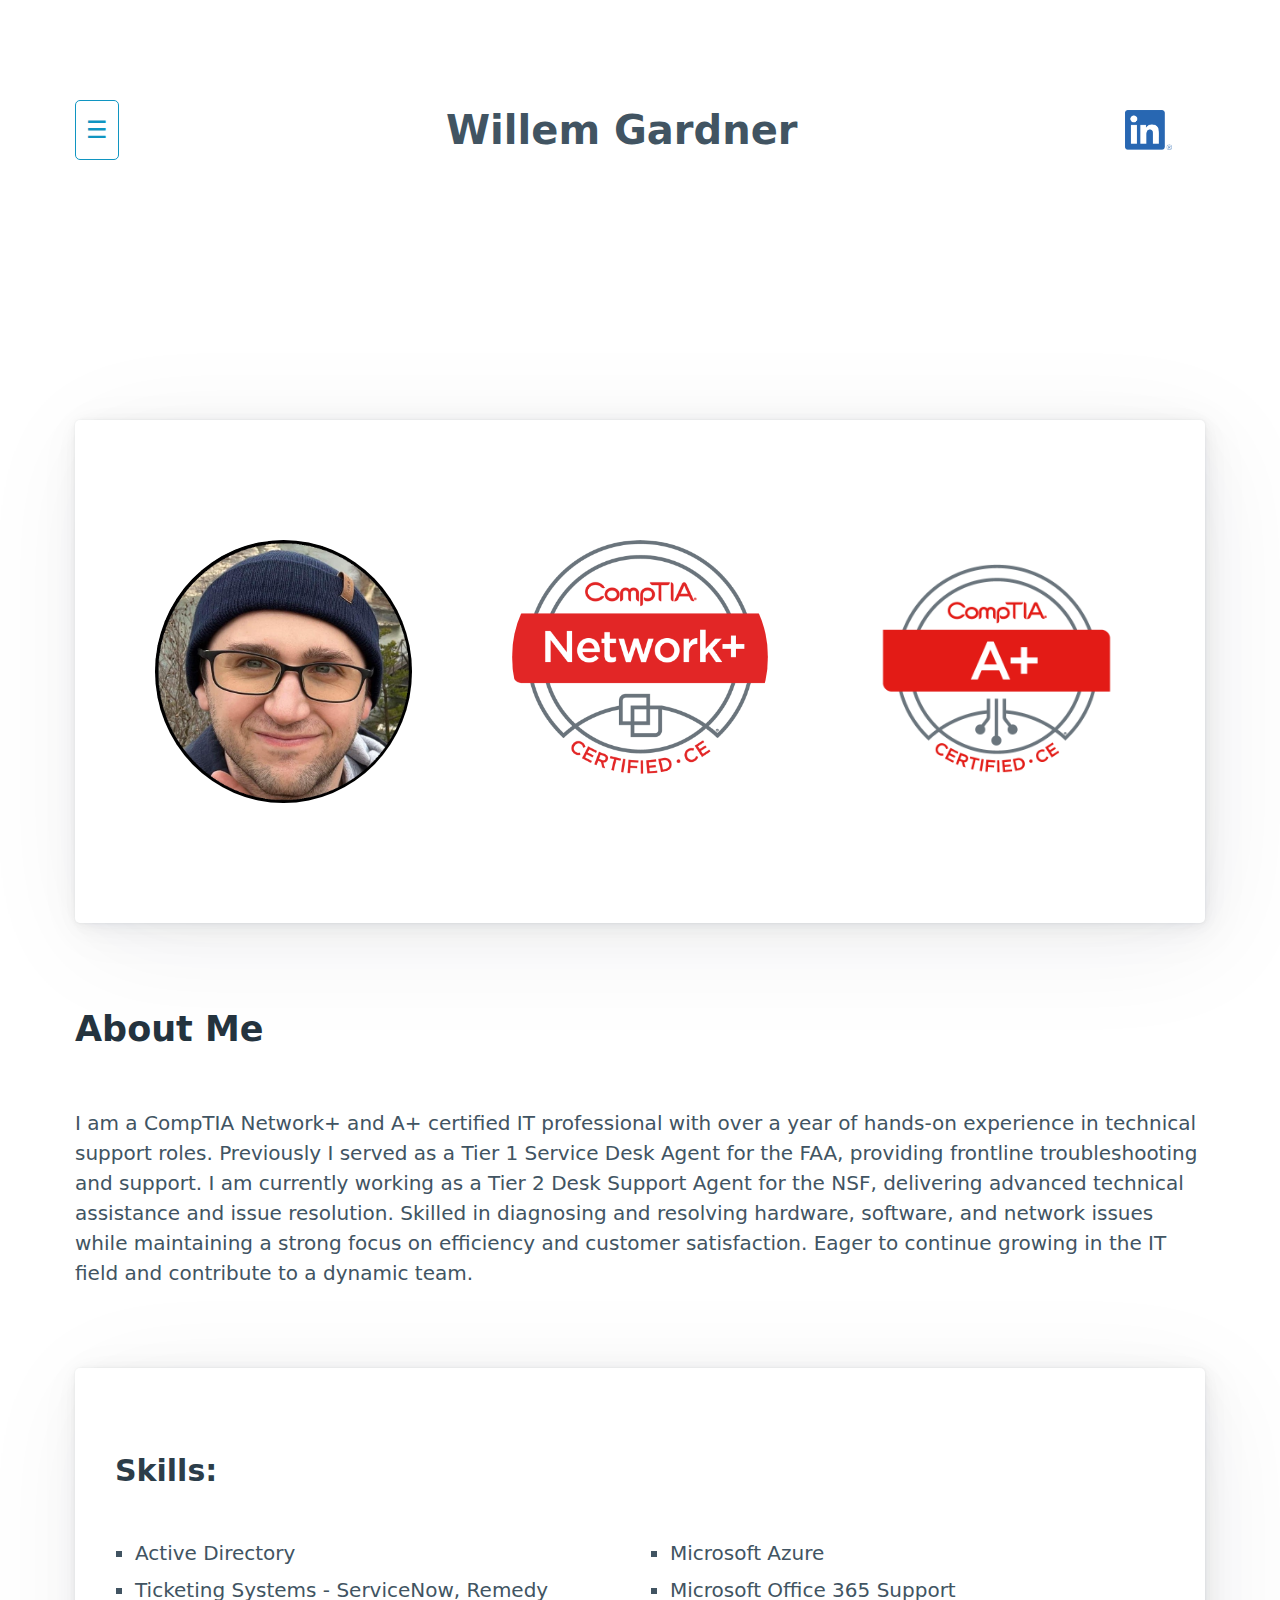
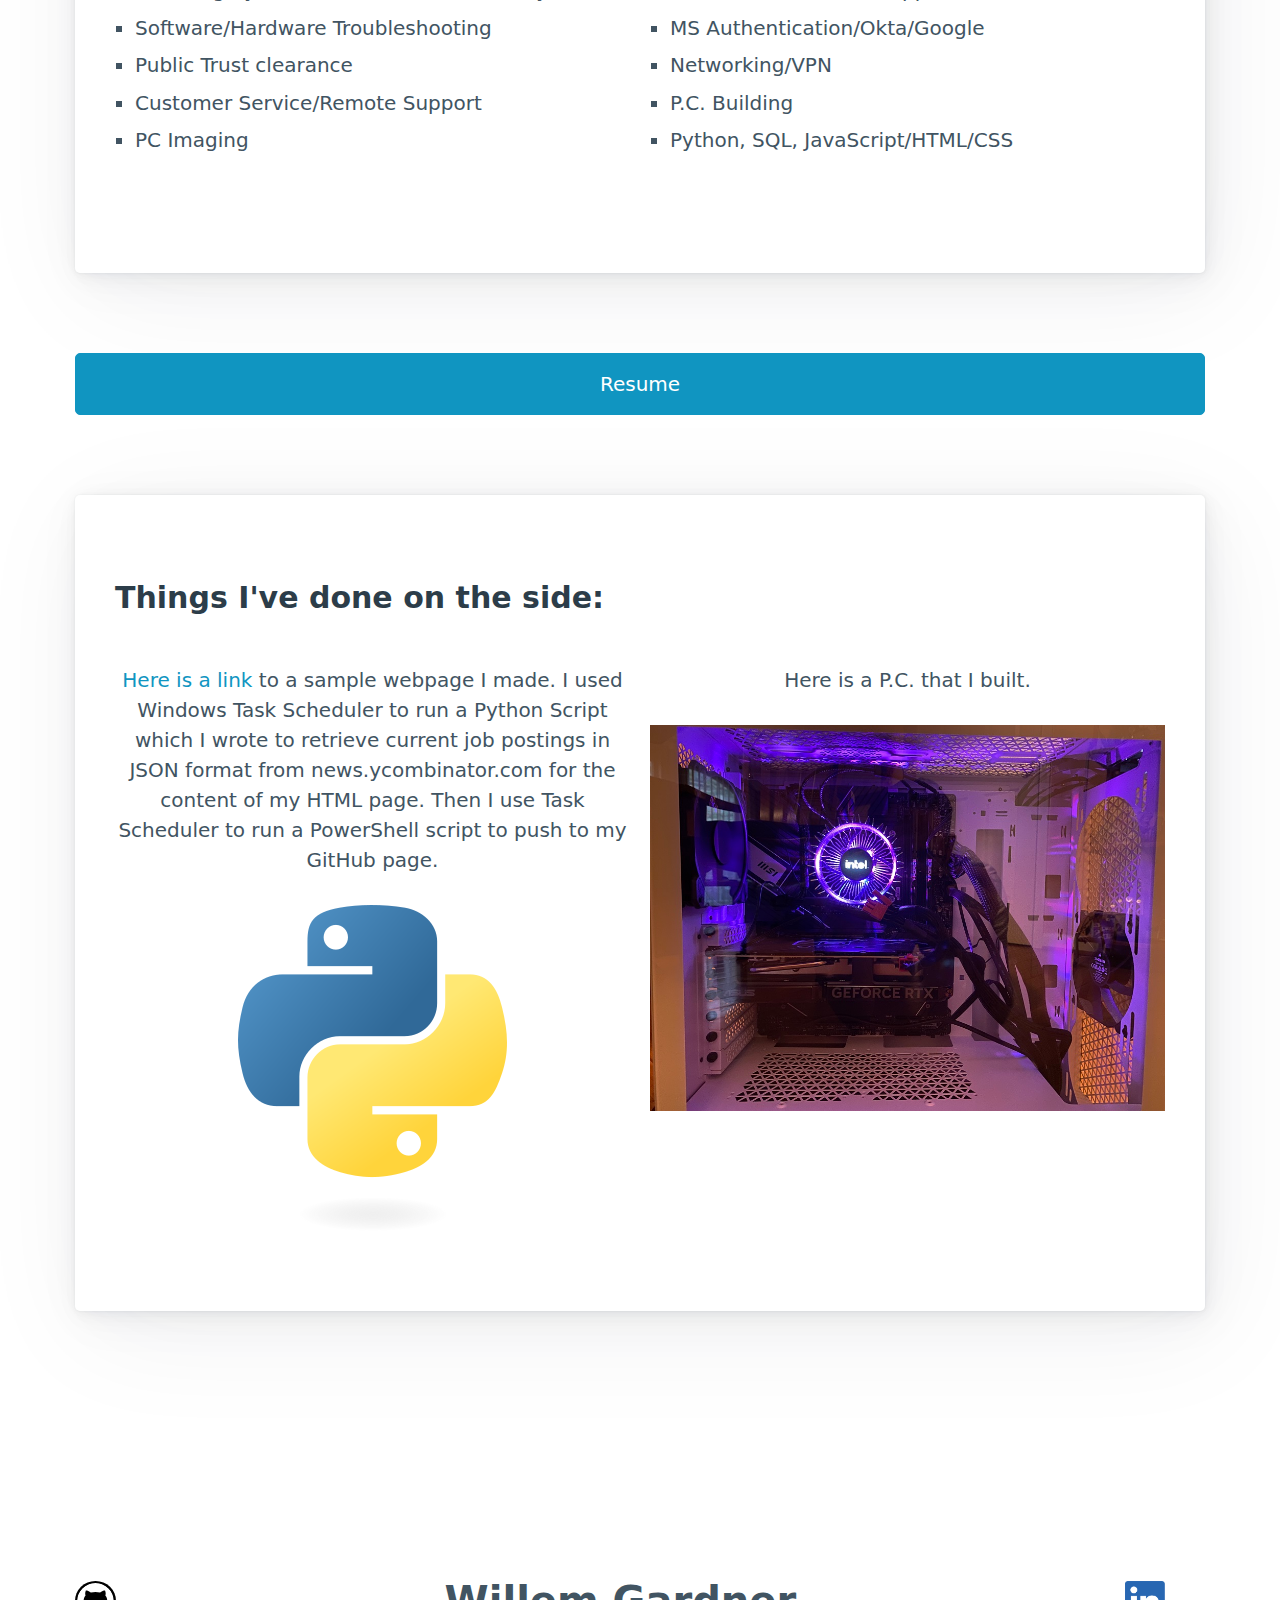
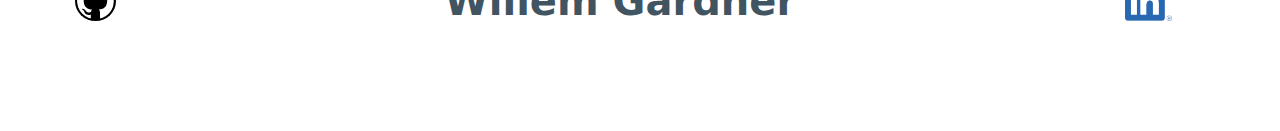
<file: index.html>
<!DOCTYPE html>
<html lang="en">
<head>
<meta charset="utf-8">
<link rel="icon" type="image/x-icon" href="images/favicon/favicon.ico">
<title>Willem Gardner</title>
<meta name="description" content="Willem Gardner: About Me Page on GitHub">
<meta name="viewport" content="width=device-width, initial-scale=1">
<link rel="stylesheet" href="css/pico.min.css">
<link rel="stylesheet" href="css/mystyles.css">
<script src="script.js" type="text/javascript"></script>
</head>
<body>
<header class="container">
    <nav class="navbar">
        <ul>
            <li><a href="#" class="outline icon" onclick="toggleDropdown()" role="button" style="font-size:x-large;">&#9776;</a></li>
        </ul>
        <ul>
            <li><strong class="biggerfont">Willem Gardner</strong></li>
        </ul>
        <ul class="fix">
            <li><a href="https://www.linkedin.com/in/willem-gardner-064160181/" class="secondary"><img class="icon" src="images/LinkedIn-Logos/LI-In-Bug.png" alt="LinkedIn Logo"></a></li>
        </ul>
    </nav>
    <aside class="hidden" id="dropdown">
        <nav>
            <ul>
                <li><a href="resume.html"><button>Resume</button></a></li>
                <li><a href="jobpostings.html"><button>Sample Page</button></a></li>
            </ul>
        </nav>
    </aside>
</header>
<main class="container">
    <article>
        <div class="grid">
            <img class="circle" src="images/mypic.jpg" alt="Willem Picture">
            <a href="https://www.credly.com/badges/7e496b4a-5427-4a8a-ae95-ea2298be31db/public_url"><img class="circle" src="images/NetworkPlus Logo Certified CE.png" alt="CompTIA Network+ Certificate Badge"></a>
            <a href="https://www.credly.com/badges/4f3e5faa-7b6e-474a-af88-d274af9dbfdc/public_url"><img class="circle" src="images/comptia-a-ce-certification.1.png" alt="CompTIA A+ Certificate Badge"></a>
        </div>
    </article>
    
    <h2>About Me</h2>
    <p>
        I am a CompTIA Network+ and A+ certified IT professional with over a year of hands-on experience in technical support roles. 
        Previously I served as a Tier 1 Service Desk Agent for the FAA, providing frontline troubleshooting and support. 
        I am currently working as a Tier 2 Desk Support Agent for the NSF, delivering advanced technical assistance and issue resolution. 
        Skilled in diagnosing and resolving hardware, software, and network issues while maintaining a strong focus on efficiency and customer satisfaction. 
        Eager to continue growing in the IT field and contribute to a dynamic team.
    </p>
    <article>
        <h3>Skills:</h3>
        <div class="grid">
            <ul>
                <li>Active Directory</li>
                <li>Ticketing Systems - ServiceNow, Remedy</li>
                <li>Software/Hardware Troubleshooting</li>
                <li>Public Trust clearance</li>
                <li>Customer Service/Remote Support</li>
                <li>PC Imaging</li>
                
            </ul>
            <ul>
                <li>Microsoft Azure</li>
                <li>Microsoft Office 365 Support</li>
                <li>MS Authentication/Okta/Google</li>
                <li>Networking/VPN</li>
                <li>P.C. Building</li>
                <li>Python, SQL, JavaScript/HTML/CSS</li>
            </ul>
        </div>
    </article>
    <p><a href="resume.html"><button>Resume</button></a></p>
    
    <article>
        <h3>Things I've done on the side:</h3>
        <div class="grid">
            <div>
                <p class="centered-text">
                    <a href="jobpostings.html">Here is a link</a> to a sample webpage I made. I used Windows Task Scheduler to run a Python Script which I wrote to retrieve current job postings
                    in JSON format from news.ycombinator.com for the content of my HTML page. Then I use Task Scheduler to run a PowerShell script 
                    to push to my GitHub page.
                </p>
                <div class="centered"><img src="images/python-logo-only.png" alt="Python Logo"></div>
            </div>
            <div>
                <p class="centered-text">Here is a P.C. that I built.</p>
                <div class="centered"><img src="images/pcpic.jpg" alt="P.C. Picture"></div>
            </div>
        </div>
    </article>
    
</main>
<footer class="container">
    <nav class="navbar">
        <ul>
            <li><a href="https://github.com/WillemGardner" class="secondary icon"><img class="icon circle" style="background-color: black;padding: 2px;" src="images/github-mark/github-mark-white.svg" alt="GitHub Logo"></a></li>
        </ul>
        <ul>
            <li><strong class="biggerfont">Willem Gardner</strong></li>
        </ul>
        <ul class="fix">
            <li><a href="https://www.linkedin.com/in/willem-gardner-064160181/" class="secondary"><img class="icon" src="images/LinkedIn-Logos/LI-In-Bug.png" alt="LinkedIn Logo"></a></li>
        </ul>
    </nav>
</footer>

</body>
</html>
</file>
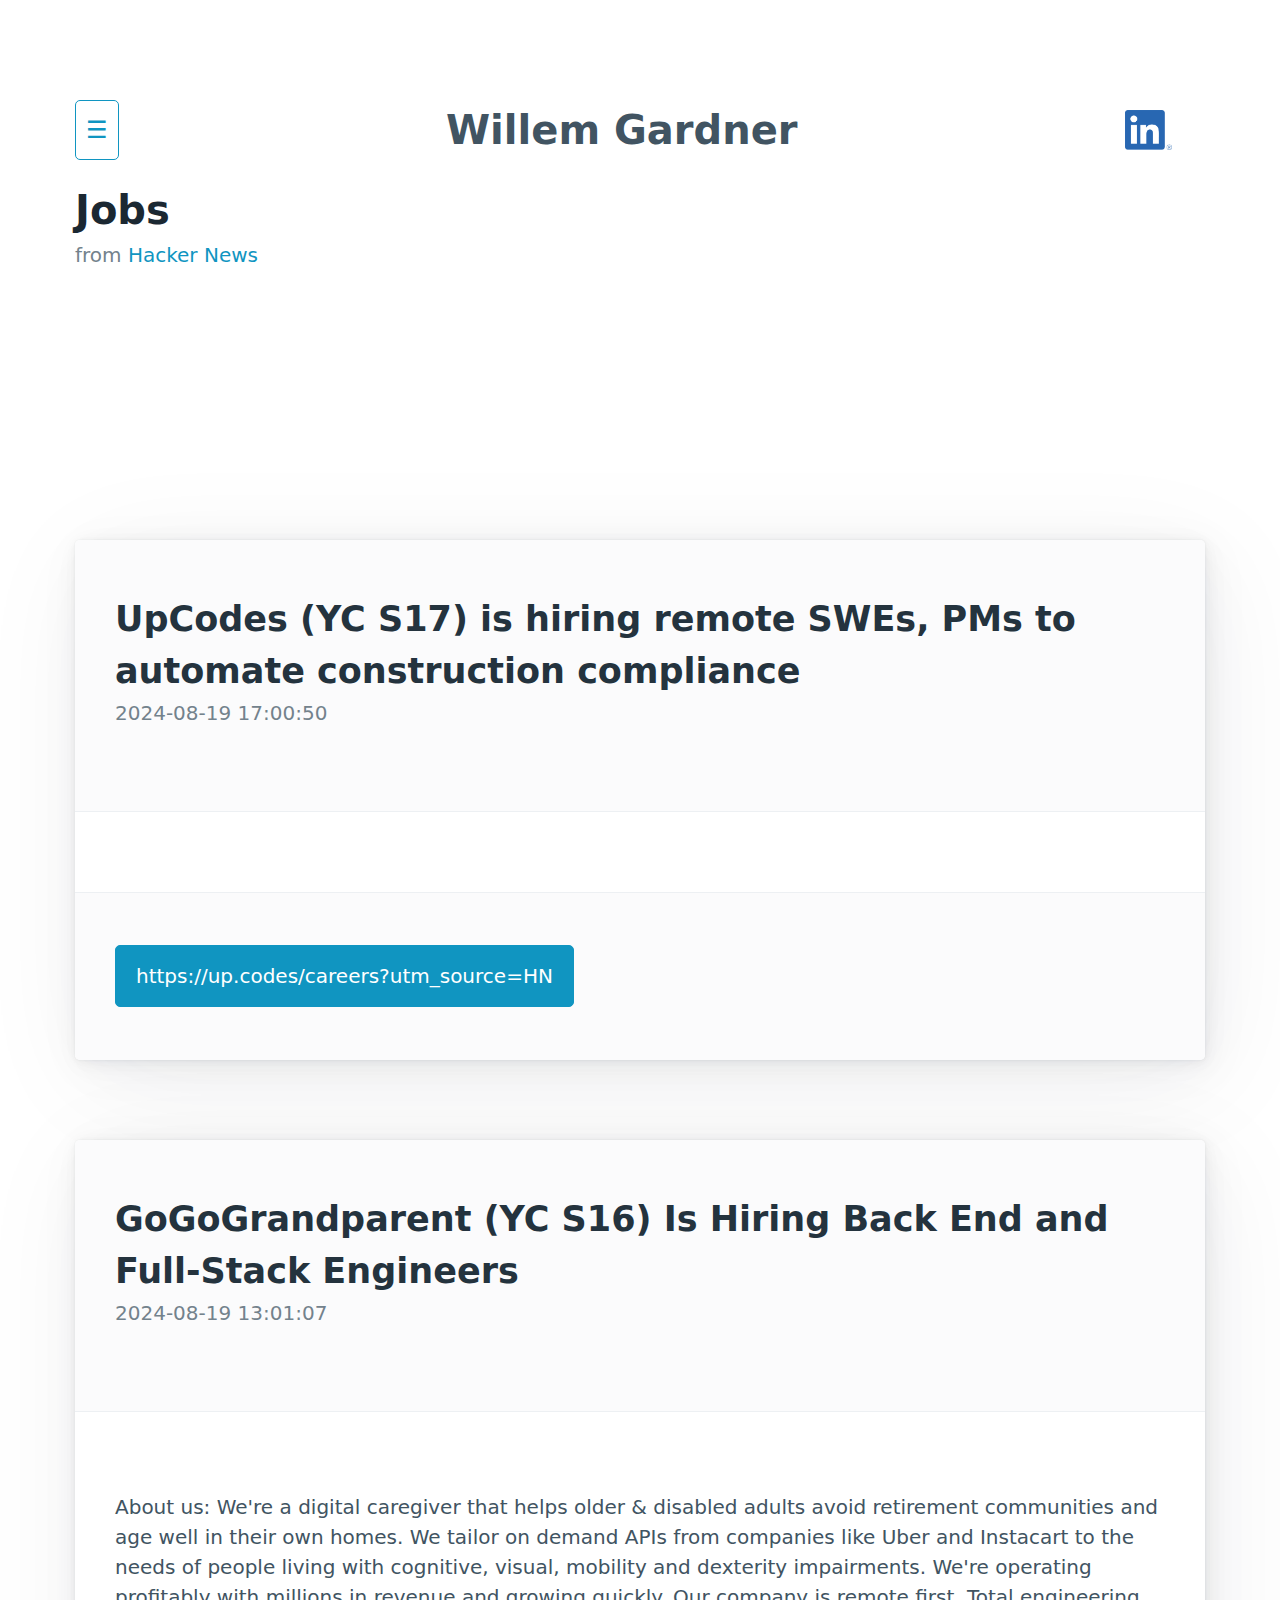
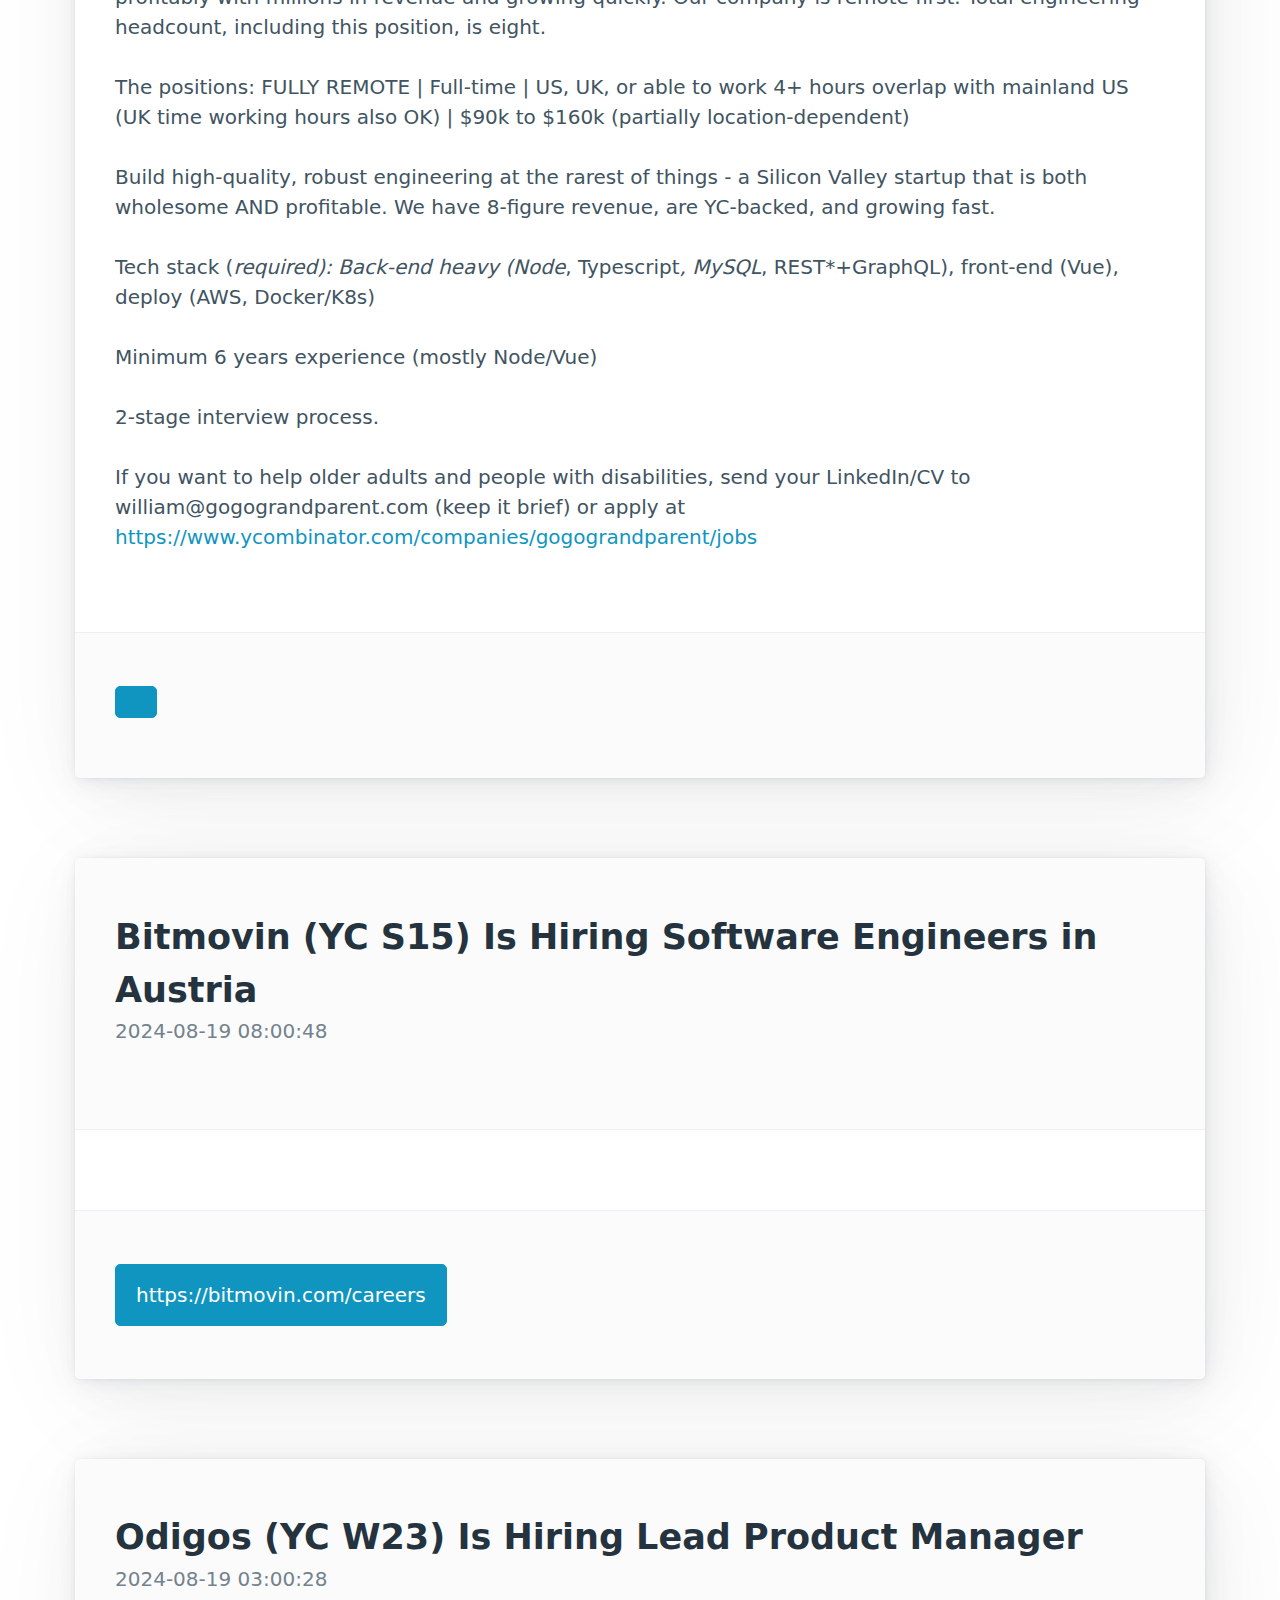
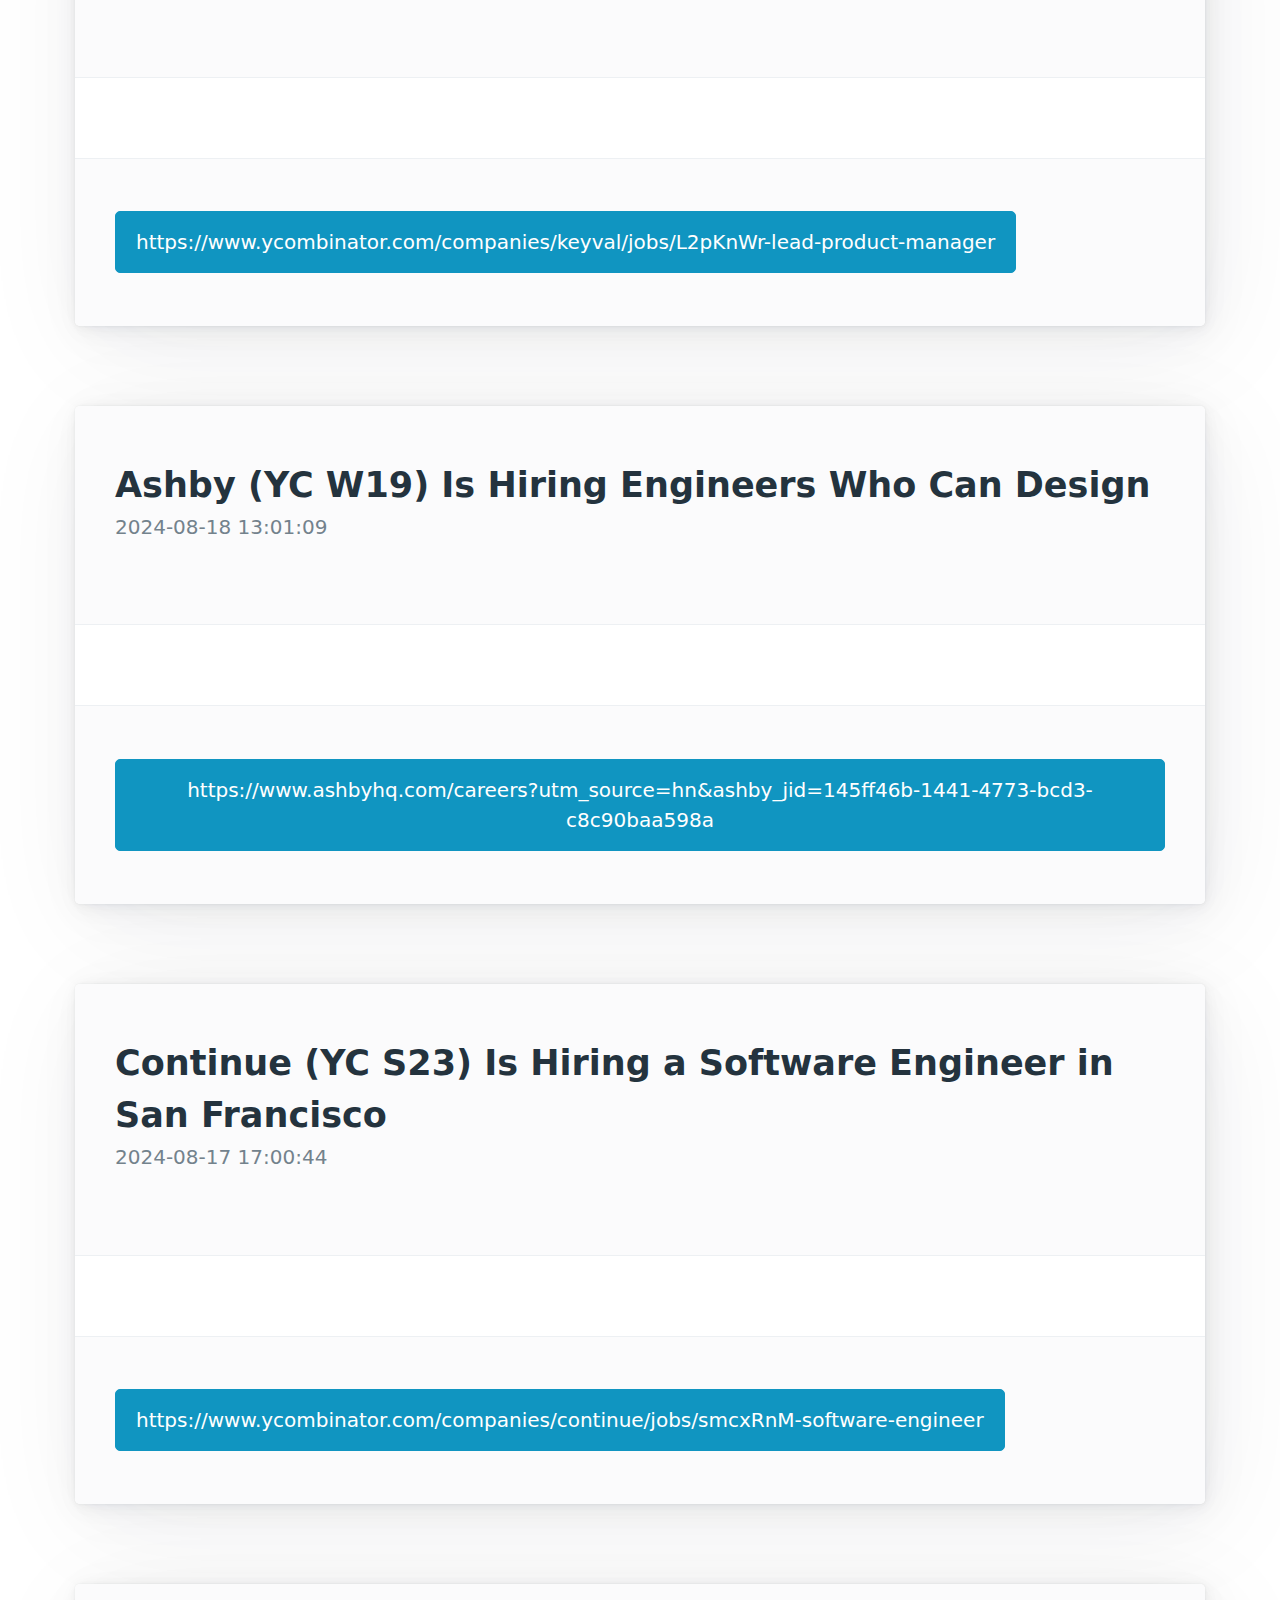
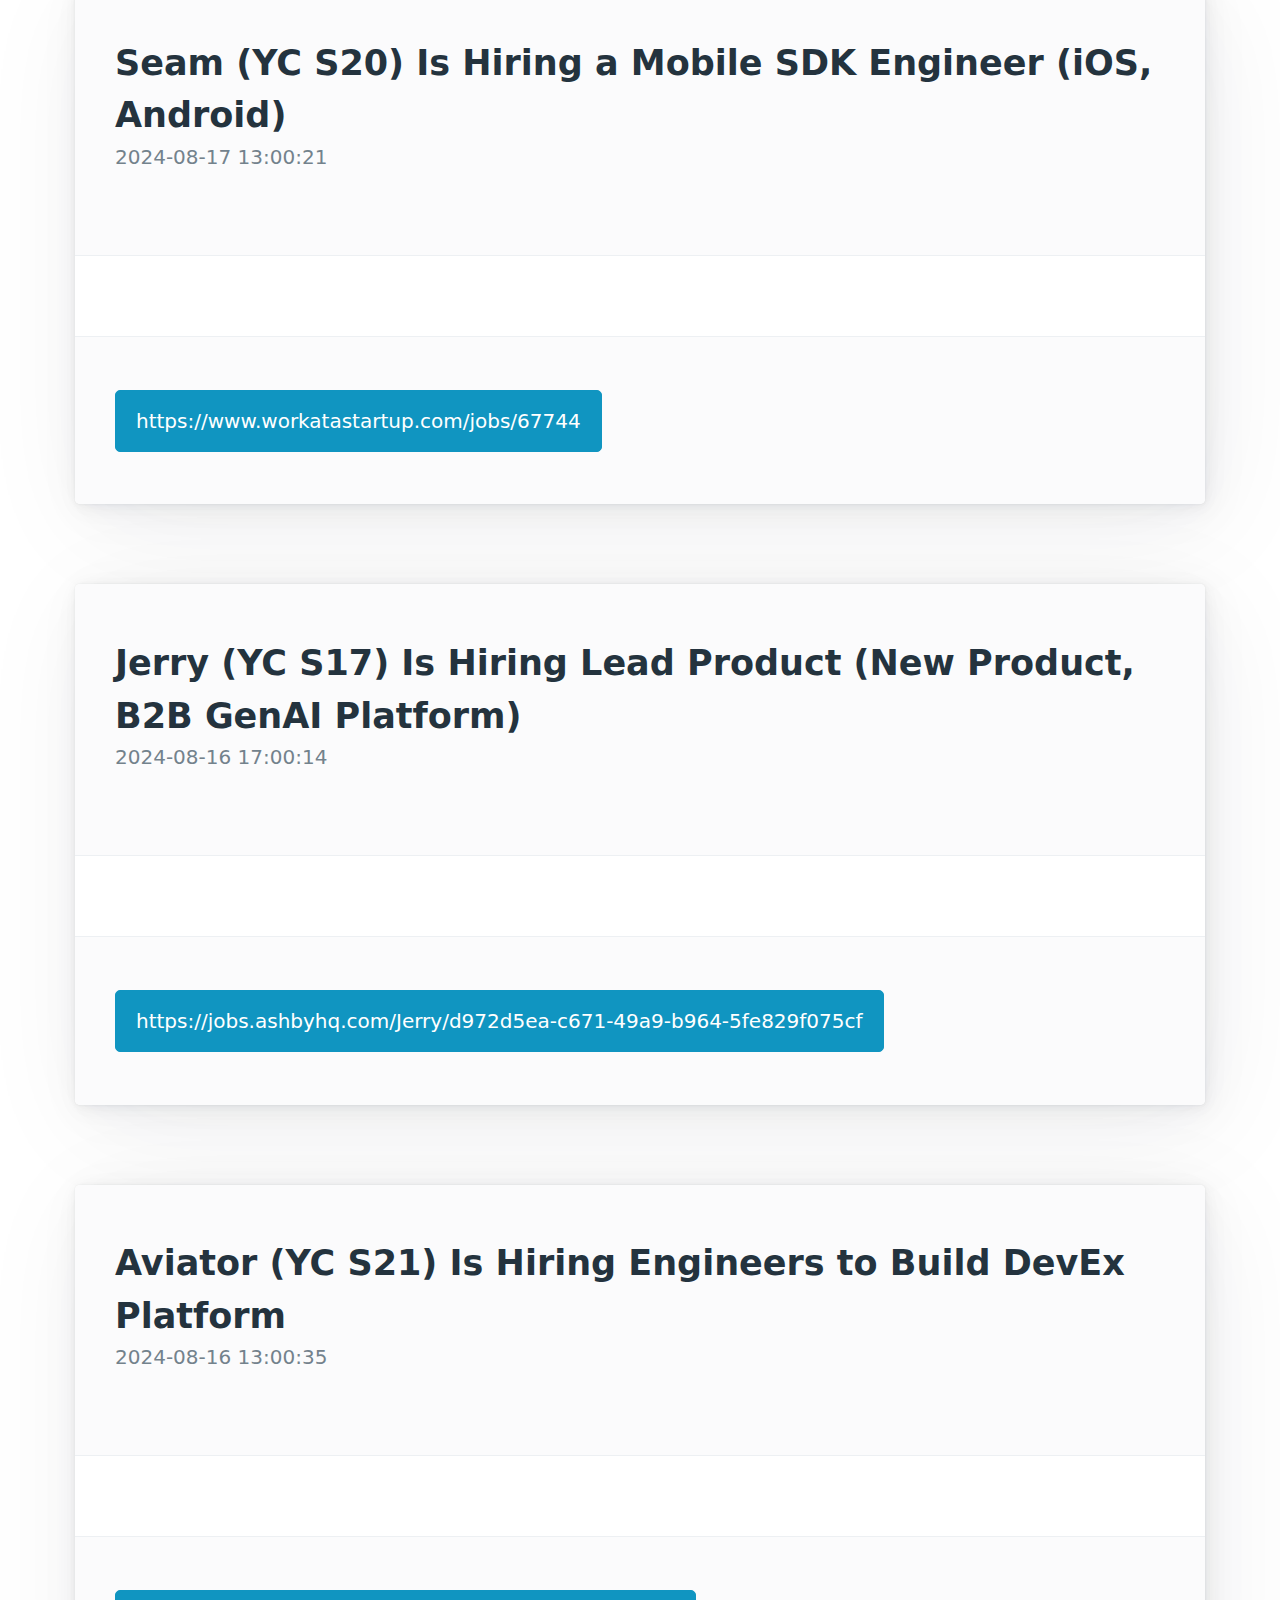
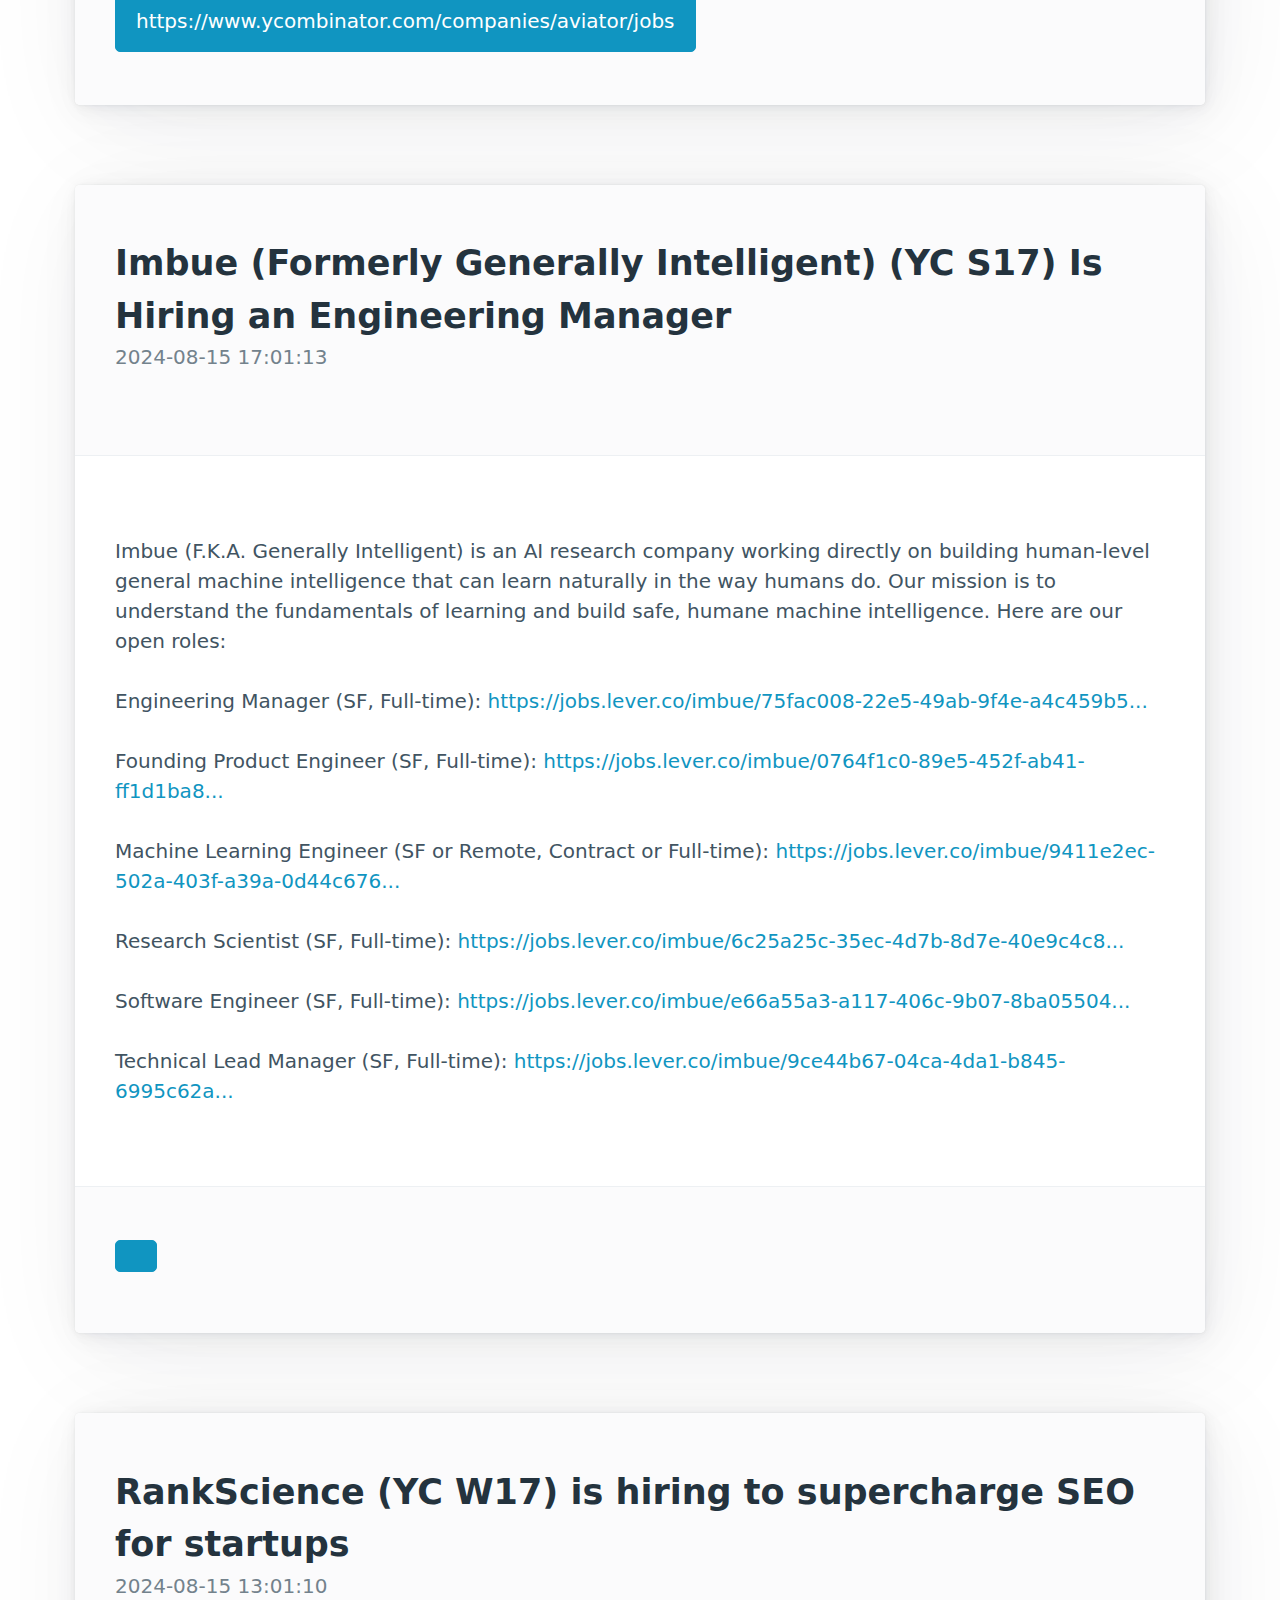
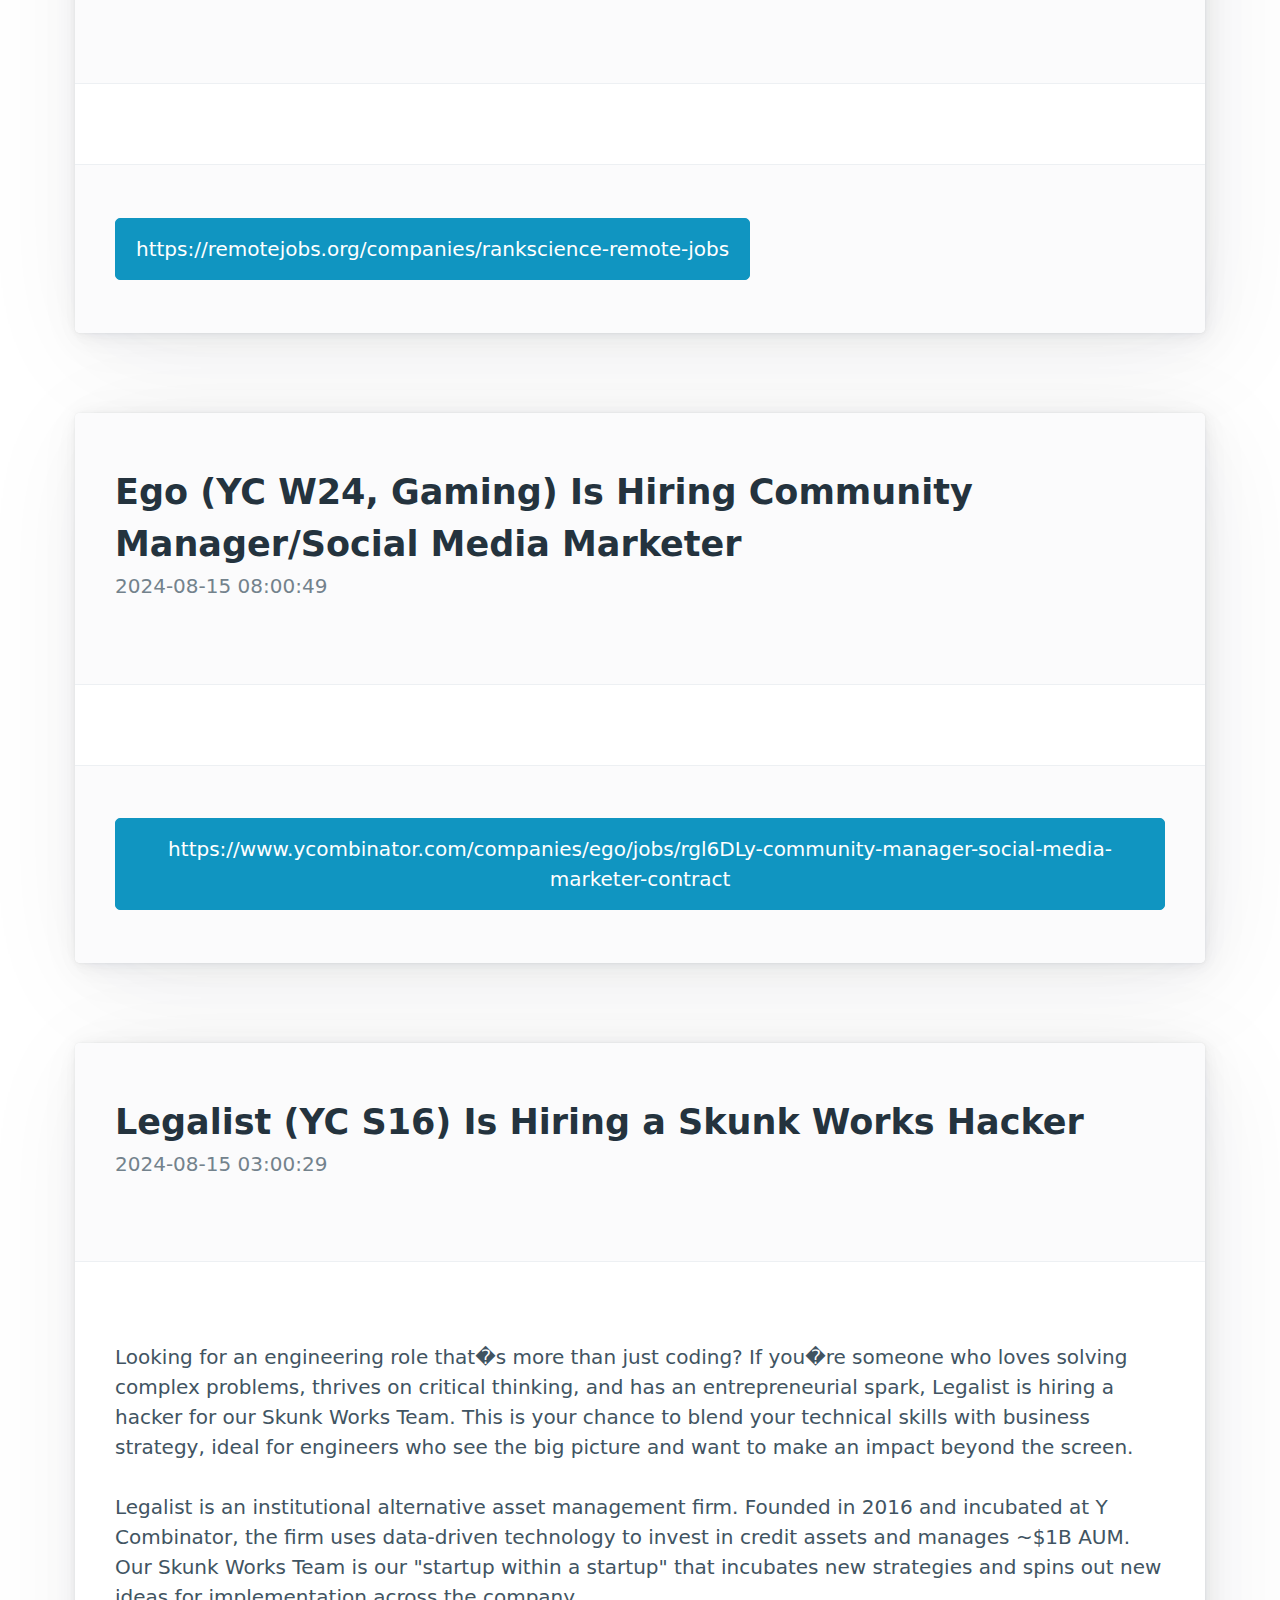
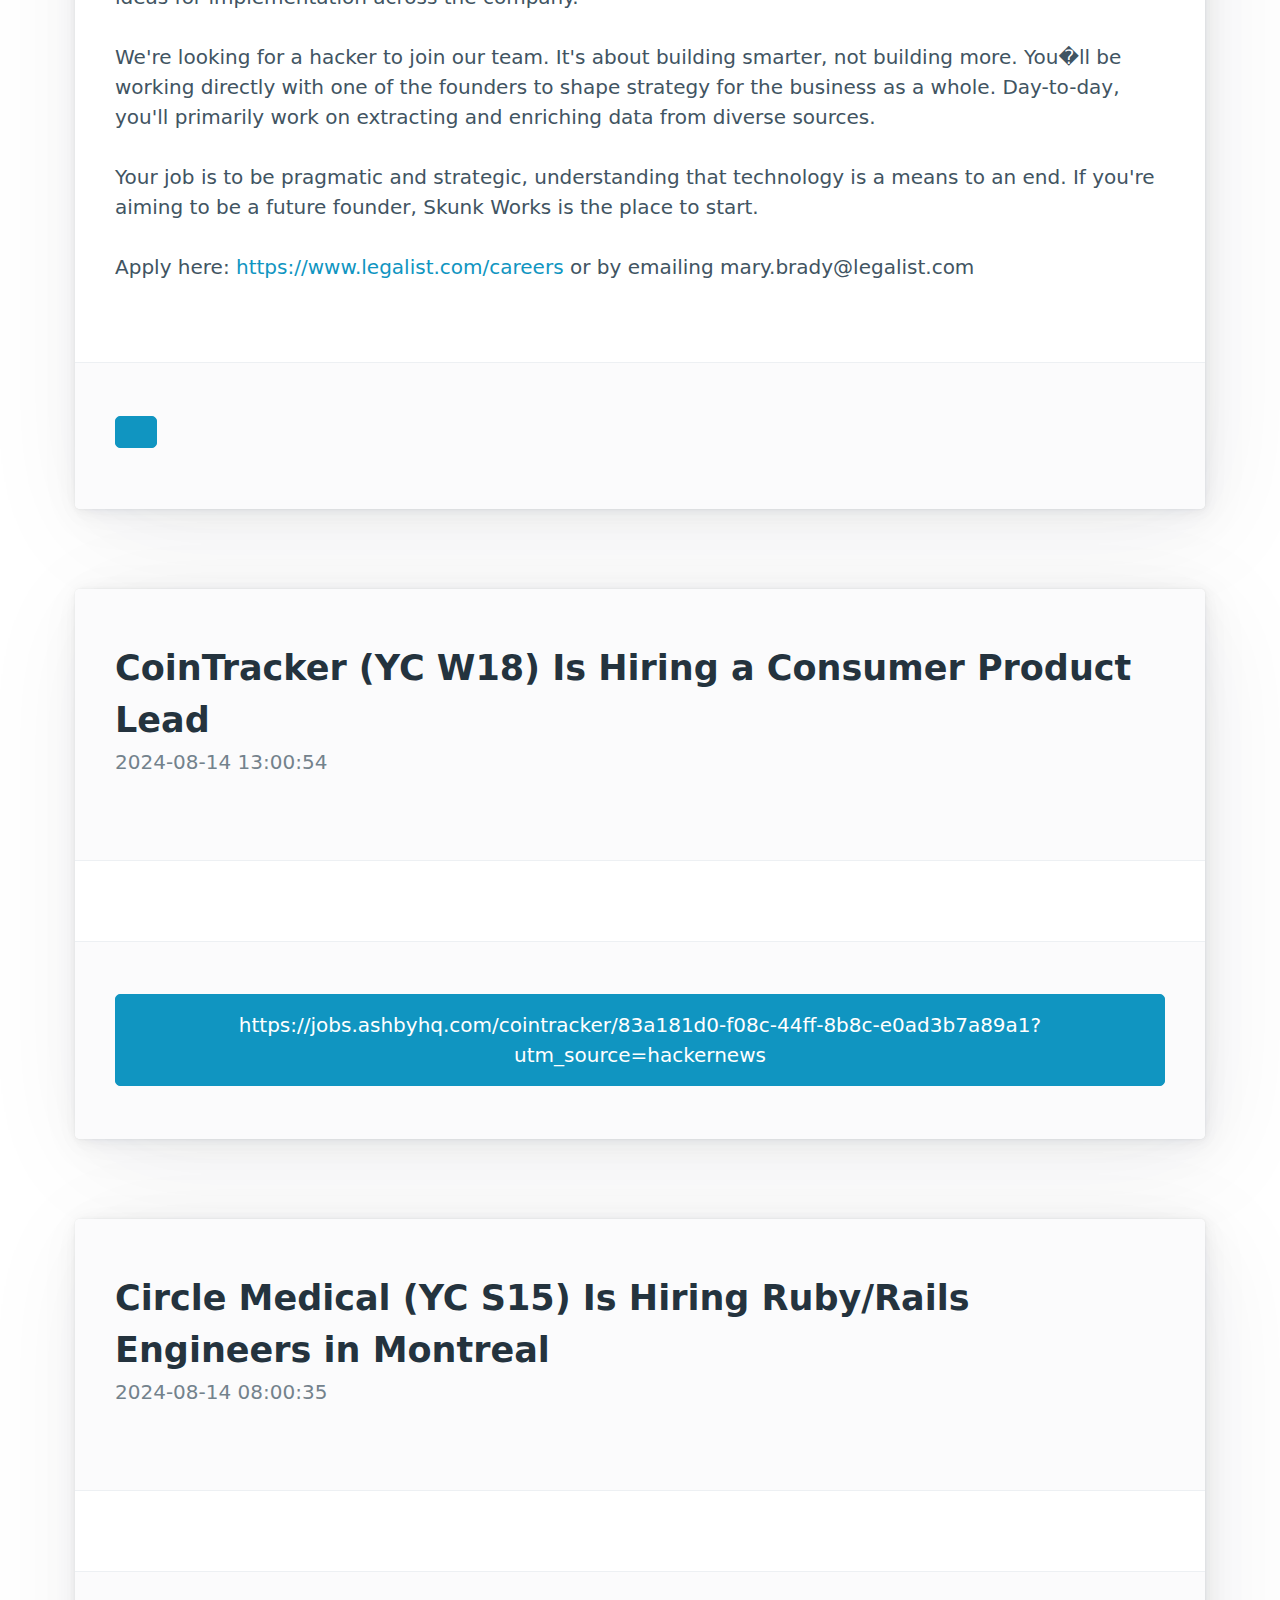
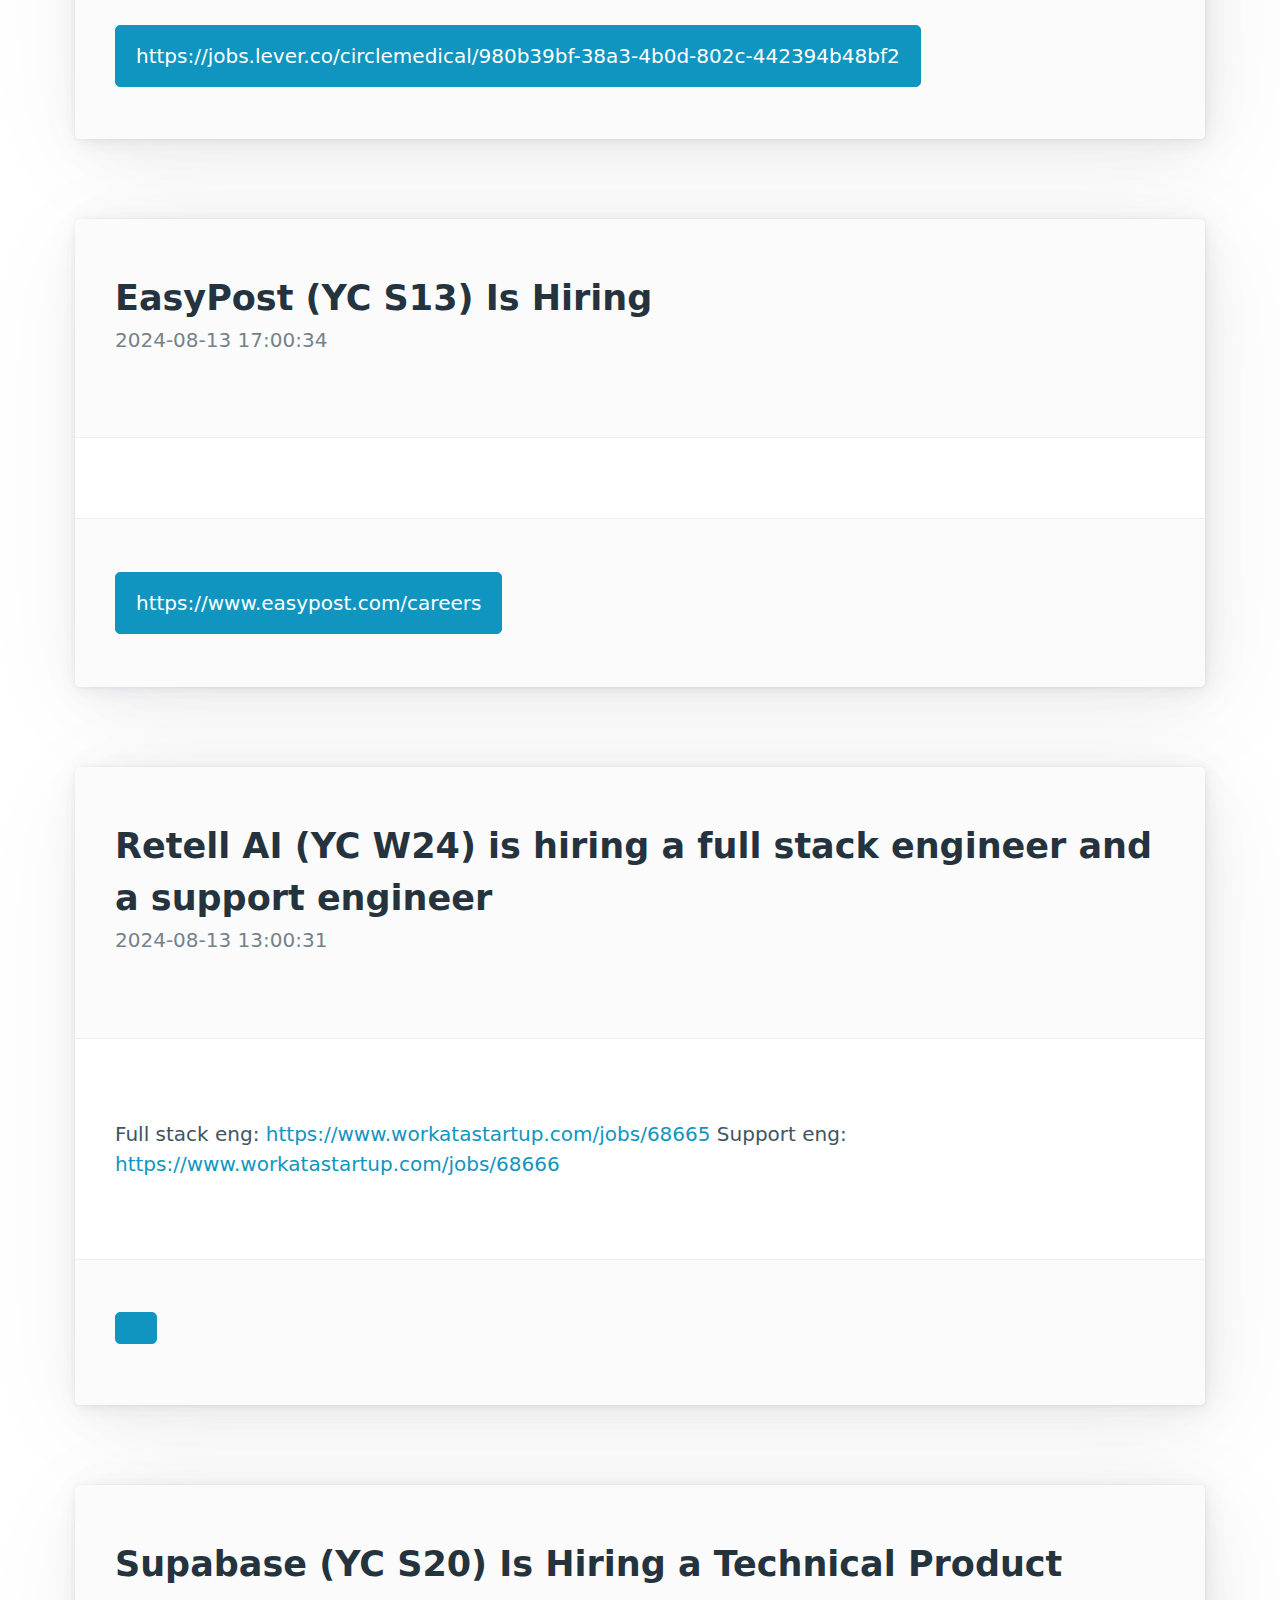
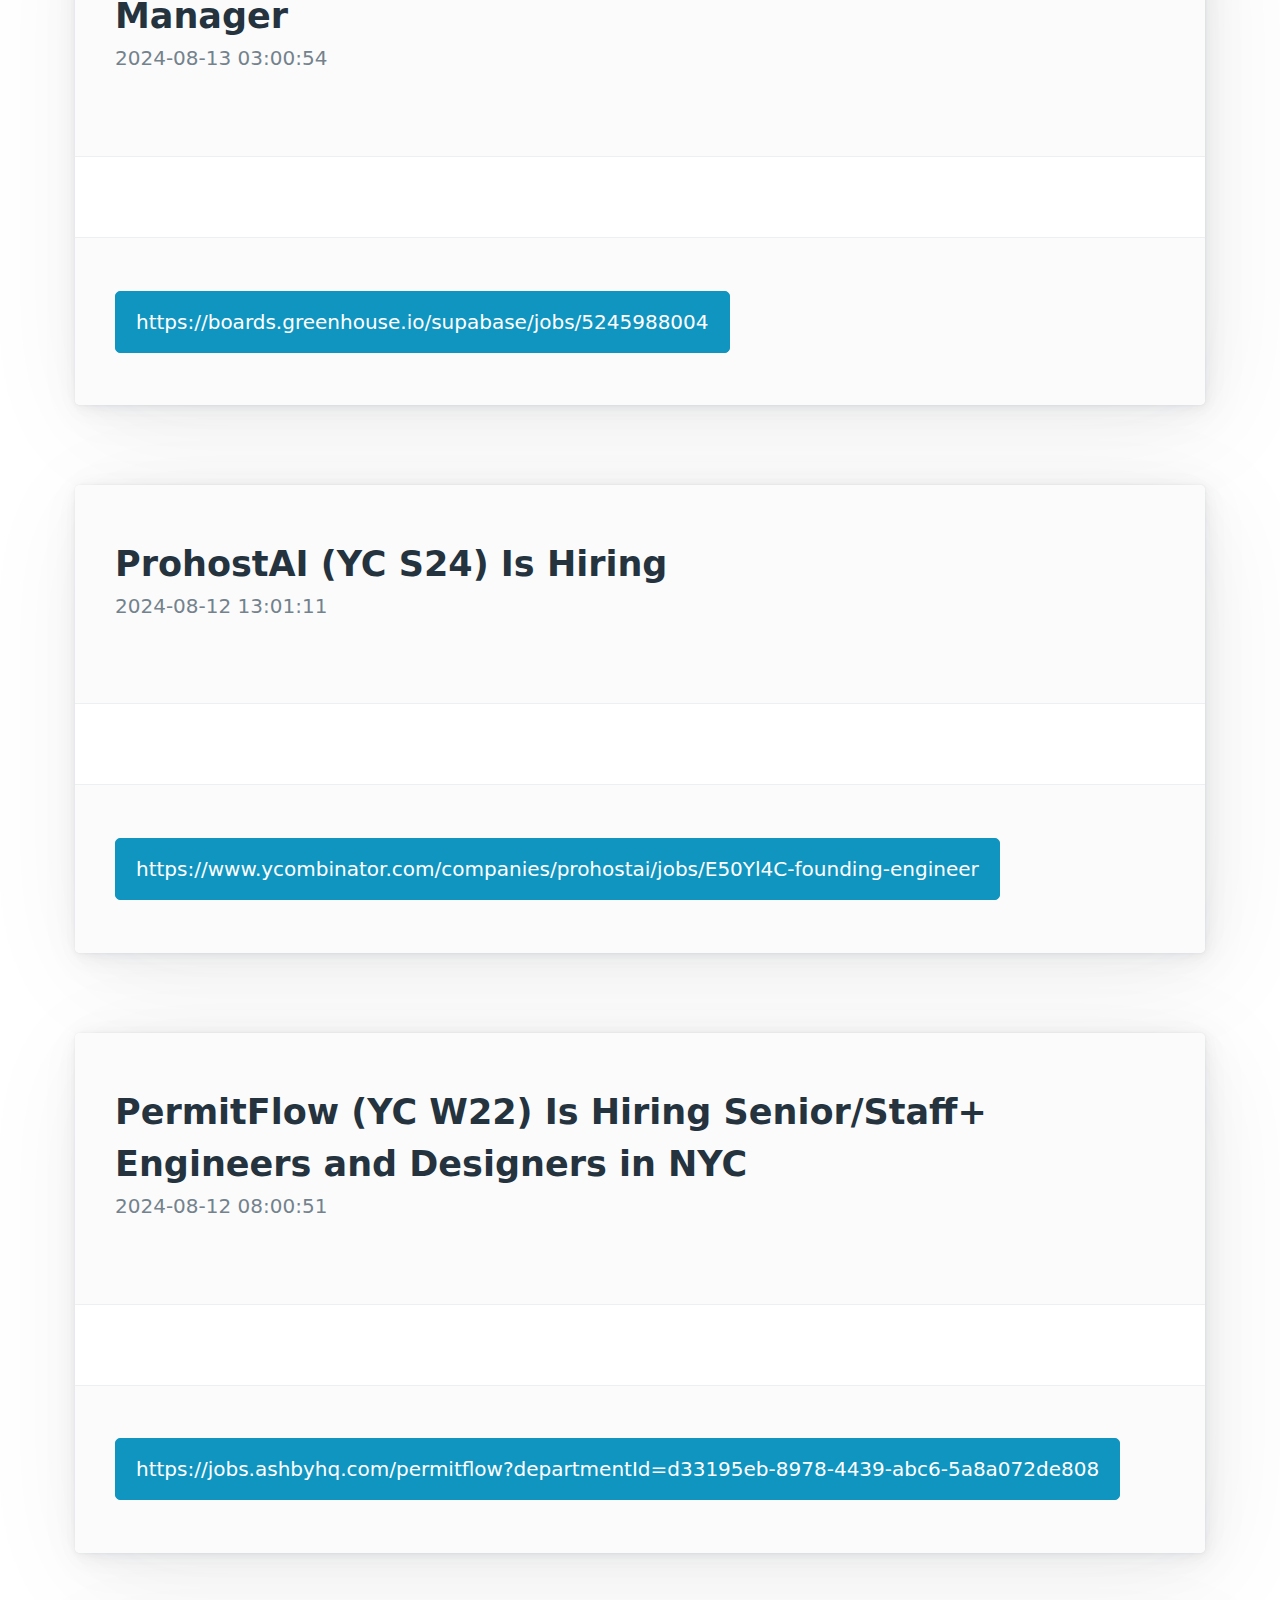
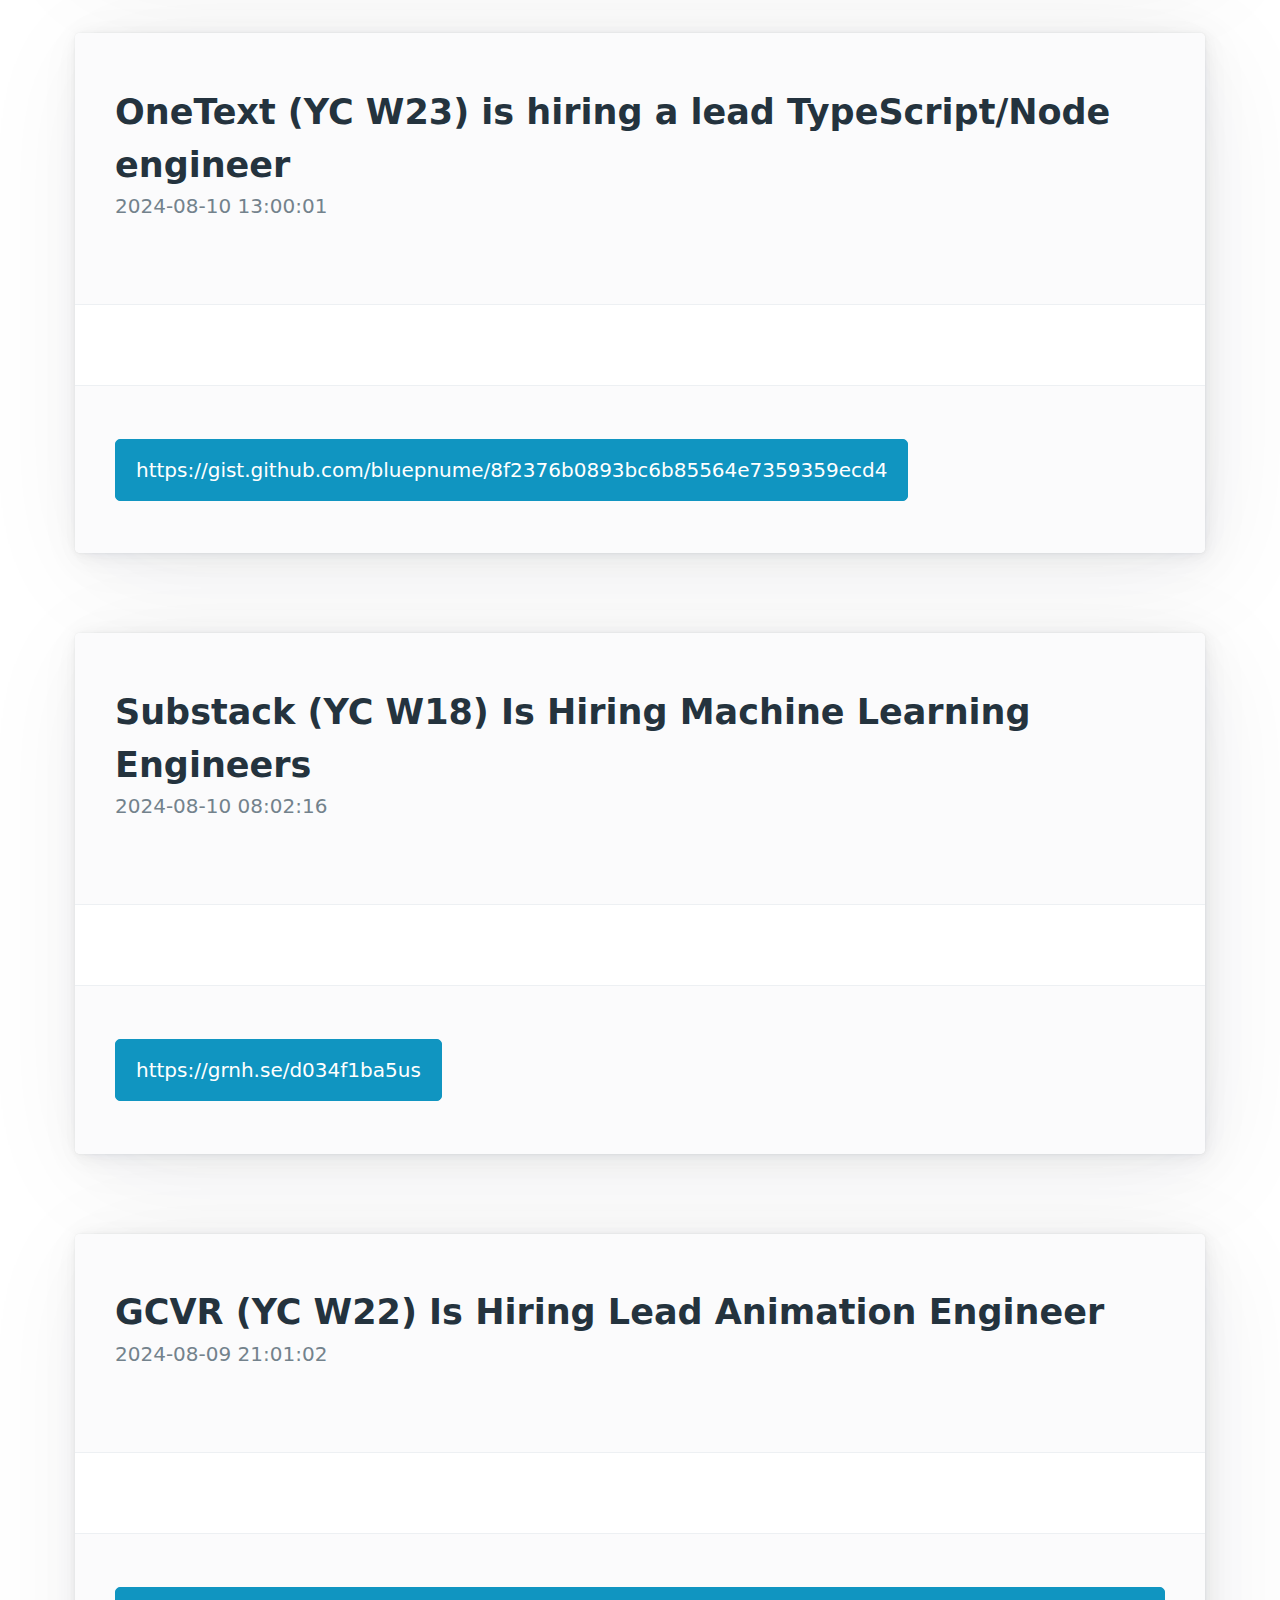
<file: jobnews.html>
<!DOCTYPE html>
<html lang="en">
<head>
<meta charset="utf-8">
<link rel="icon" type="image/x-icon" href="images/favicon/favicon.ico">
<title>WG Tech News</title>
<meta name="description" content="Willem Gardner: Sample Webpage on GitHub">
<meta name="viewport" content="width=device-width, initial-scale=1">
<link rel="stylesheet" href="css/pico.min.css">
<link rel="stylesheet" href="css/mystyles.css">
<script src="script.js" type="text/javascript"></script>
</head>
<body>
<header class="container">
    <nav class="navbar">
        <ul>
            <li><a href="#" class="outline icon" onclick="toggleDropdown()" role="button" style="font-size:x-large;">&#9776;</a></li>
        </ul>
        <ul>
            <li><strong class="biggerfont">Willem Gardner</strong></li>
        </ul>
        <ul class="fix">
            <li><a href="https://www.linkedin.com/in/willem-gardner-064160181/" class="secondary"><img class="icon" src="images/LinkedIn-Logos/LI-In-Bug.png" alt="LinkedIn Logo"></a></li>
        </ul>
    </nav>
    <aside class="hidden" id="dropdown">
        <nav>
            <ul>
                <li><a href="index.html"><button>About Me</button></a></li>
                <li><a href="resume.html"><button>Resume</button></a></li>
            </ul>
        </nav>
    </aside>
    <hgroup>
        <h1>Jobs</h1>
        <h2>from <a href="https://news.ycombinator.com/">Hacker News</a></h2>
    </hgroup>
</header>
<main class="container">
    <article>
        <header>
            <hgroup>
                <h2>UpCodes (YC S17) is hiring remote SWEs, PMs to automate construction compliance</h2>
                <h3>2024-08-19 17:00:50</h3>
            </hgroup>
        </header>
        <div>
            <p></p>
        </div>
        <footer>
            <a href="https://up.codes/careers?utm_source=HN" role="button">https://up.codes/careers?utm_source=HN</a>
        </footer>
    </article>
    
    <article>
        <header>
            <hgroup>
                <h2>GoGoGrandparent (YC S16) Is Hiring Back End and Full-Stack Engineers</h2>
                <h3>2024-08-19 13:01:07</h3>
            </hgroup>
        </header>
        <div>
            <p>About us: 
We&#x27;re a digital caregiver that helps older &amp; disabled adults avoid retirement communities and age well in their own homes. We tailor on demand APIs from companies like Uber and Instacart to the needs of people living with cognitive, visual, mobility and dexterity impairments. We&#x27;re operating profitably with millions in revenue and growing quickly. Our company is remote first. Total engineering headcount, including this position, is eight.<p>The positions:
FULLY REMOTE | Full-time | US, UK, or able to work 4+ hours overlap with mainland US (UK time working hours also OK) | $90k to $160k (partially location-dependent)<p>Build high-quality, robust engineering at the rarest of things - a Silicon Valley startup that is both wholesome AND profitable. We have 8-figure revenue, are YC-backed, and growing fast.<p>Tech stack (<i>required): Back-end heavy (Node</i>, Typescript<i>, MySQL</i>, REST*+GraphQL), front-end (Vue), deploy (AWS, Docker&#x2F;K8s)<p>Minimum 6 years experience (mostly Node&#x2F;Vue)<p>2-stage interview process.<p>If you want to help older adults and people with disabilities, send your LinkedIn&#x2F;CV to william@gogograndparent.com (keep it brief) or apply at <a href="https:&#x2F;&#x2F;www.ycombinator.com&#x2F;companies&#x2F;gogograndparent&#x2F;jobs">https:&#x2F;&#x2F;www.ycombinator.com&#x2F;companies&#x2F;gogograndparent&#x2F;jobs</a></p>
        </div>
        <footer>
            <a href="" role="button"></a>
        </footer>
    </article>
    
    <article>
        <header>
            <hgroup>
                <h2>Bitmovin (YC S15) Is Hiring Software Engineers in Austria</h2>
                <h3>2024-08-19 08:00:48</h3>
            </hgroup>
        </header>
        <div>
            <p></p>
        </div>
        <footer>
            <a href="https://bitmovin.com/careers" role="button">https://bitmovin.com/careers</a>
        </footer>
    </article>
    
    <article>
        <header>
            <hgroup>
                <h2>Odigos (YC W23) Is Hiring Lead Product Manager</h2>
                <h3>2024-08-19 03:00:28</h3>
            </hgroup>
        </header>
        <div>
            <p></p>
        </div>
        <footer>
            <a href="https://www.ycombinator.com/companies/keyval/jobs/L2pKnWr-lead-product-manager" role="button">https://www.ycombinator.com/companies/keyval/jobs/L2pKnWr-lead-product-manager</a>
        </footer>
    </article>
    
    <article>
        <header>
            <hgroup>
                <h2>Ashby (YC W19) Is Hiring Engineers Who Can Design</h2>
                <h3>2024-08-18 13:01:09</h3>
            </hgroup>
        </header>
        <div>
            <p></p>
        </div>
        <footer>
            <a href="https://www.ashbyhq.com/careers?utm_source=hn&ashby_jid=145ff46b-1441-4773-bcd3-c8c90baa598a" role="button">https://www.ashbyhq.com/careers?utm_source=hn&ashby_jid=145ff46b-1441-4773-bcd3-c8c90baa598a</a>
        </footer>
    </article>
    
    <article>
        <header>
            <hgroup>
                <h2>Continue (YC S23) Is Hiring a Software Engineer in San Francisco</h2>
                <h3>2024-08-17 17:00:44</h3>
            </hgroup>
        </header>
        <div>
            <p></p>
        </div>
        <footer>
            <a href="https://www.ycombinator.com/companies/continue/jobs/smcxRnM-software-engineer" role="button">https://www.ycombinator.com/companies/continue/jobs/smcxRnM-software-engineer</a>
        </footer>
    </article>
    
    <article>
        <header>
            <hgroup>
                <h2>Seam (YC S20) Is Hiring a Mobile SDK Engineer (iOS, Android)</h2>
                <h3>2024-08-17 13:00:21</h3>
            </hgroup>
        </header>
        <div>
            <p></p>
        </div>
        <footer>
            <a href="https://www.workatastartup.com/jobs/67744" role="button">https://www.workatastartup.com/jobs/67744</a>
        </footer>
    </article>
    
    <article>
        <header>
            <hgroup>
                <h2>Jerry (YC S17) Is Hiring Lead Product (New Product, B2B GenAI Platform)</h2>
                <h3>2024-08-16 17:00:14</h3>
            </hgroup>
        </header>
        <div>
            <p></p>
        </div>
        <footer>
            <a href="https://jobs.ashbyhq.com/Jerry/d972d5ea-c671-49a9-b964-5fe829f075cf" role="button">https://jobs.ashbyhq.com/Jerry/d972d5ea-c671-49a9-b964-5fe829f075cf</a>
        </footer>
    </article>
    
    <article>
        <header>
            <hgroup>
                <h2>Aviator (YC S21) Is Hiring Engineers to Build DevEx Platform</h2>
                <h3>2024-08-16 13:00:35</h3>
            </hgroup>
        </header>
        <div>
            <p></p>
        </div>
        <footer>
            <a href="https://www.ycombinator.com/companies/aviator/jobs" role="button">https://www.ycombinator.com/companies/aviator/jobs</a>
        </footer>
    </article>
    
    <article>
        <header>
            <hgroup>
                <h2>Imbue (Formerly Generally Intelligent) (YC S17) Is Hiring an Engineering Manager</h2>
                <h3>2024-08-15 17:01:13</h3>
            </hgroup>
        </header>
        <div>
            <p>Imbue (F.K.A. Generally Intelligent) is an AI research company working directly on building human-level general machine intelligence that can learn naturally in the way humans do. Our mission is to understand the fundamentals of learning and build safe, humane machine intelligence. Here are our open roles:<p>Engineering Manager (SF, Full-time):
<a href="https:&#x2F;&#x2F;jobs.lever.co&#x2F;imbue&#x2F;75fac008-22e5-49ab-9f4e-a4c459b52b41?lever-origin=applied&amp;lever-source%5B%5D=Y%20Combinator" rel="nofollow">https:&#x2F;&#x2F;jobs.lever.co&#x2F;imbue&#x2F;75fac008-22e5-49ab-9f4e-a4c459b5...</a><p>Founding Product Engineer (SF, Full-time):
<a href="https:&#x2F;&#x2F;jobs.lever.co&#x2F;imbue&#x2F;0764f1c0-89e5-452f-ab41-ff1d1ba8fd6a?lever-origin=applied&amp;lever-source%5B%5D=Y%20Combinator" rel="nofollow">https:&#x2F;&#x2F;jobs.lever.co&#x2F;imbue&#x2F;0764f1c0-89e5-452f-ab41-ff1d1ba8...</a><p>Machine Learning Engineer (SF or Remote, Contract or Full-time):
<a href="https:&#x2F;&#x2F;jobs.lever.co&#x2F;imbue&#x2F;9411e2ec-502a-403f-a39a-0d44c676b6af?lever-origin=applied&amp;lever-source%5B%5D=Y%20Combinator" rel="nofollow">https:&#x2F;&#x2F;jobs.lever.co&#x2F;imbue&#x2F;9411e2ec-502a-403f-a39a-0d44c676...</a><p>Research Scientist (SF, Full-time):
<a href="https:&#x2F;&#x2F;jobs.lever.co&#x2F;imbue&#x2F;6c25a25c-35ec-4d7b-8d7e-40e9c4c85fba?lever-origin=applied&amp;lever-source%5B%5D=Y%20Combinator" rel="nofollow">https:&#x2F;&#x2F;jobs.lever.co&#x2F;imbue&#x2F;6c25a25c-35ec-4d7b-8d7e-40e9c4c8...</a><p>Software Engineer (SF, Full-time):
<a href="https:&#x2F;&#x2F;jobs.lever.co&#x2F;imbue&#x2F;e66a55a3-a117-406c-9b07-8ba055047cea?lever-origin=applied&amp;lever-source%5B%5D=Y%20Combinator" rel="nofollow">https:&#x2F;&#x2F;jobs.lever.co&#x2F;imbue&#x2F;e66a55a3-a117-406c-9b07-8ba05504...</a><p>Technical Lead Manager (SF, Full-time):
<a href="https:&#x2F;&#x2F;jobs.lever.co&#x2F;imbue&#x2F;9ce44b67-04ca-4da1-b845-6995c62aaf8b?lever-origin=applied&amp;lever-source%5B%5D=YCombinator" rel="nofollow">https:&#x2F;&#x2F;jobs.lever.co&#x2F;imbue&#x2F;9ce44b67-04ca-4da1-b845-6995c62a...</a></p>
        </div>
        <footer>
            <a href="" role="button"></a>
        </footer>
    </article>
    
    <article>
        <header>
            <hgroup>
                <h2>RankScience (YC W17) is hiring to supercharge SEO for startups</h2>
                <h3>2024-08-15 13:01:10</h3>
            </hgroup>
        </header>
        <div>
            <p></p>
        </div>
        <footer>
            <a href="https://remotejobs.org/companies/rankscience-remote-jobs" role="button">https://remotejobs.org/companies/rankscience-remote-jobs</a>
        </footer>
    </article>
    
    <article>
        <header>
            <hgroup>
                <h2>Ego (YC W24, Gaming) Is Hiring Community Manager/Social Media Marketer</h2>
                <h3>2024-08-15 08:00:49</h3>
            </hgroup>
        </header>
        <div>
            <p></p>
        </div>
        <footer>
            <a href="https://www.ycombinator.com/companies/ego/jobs/rgl6DLy-community-manager-social-media-marketer-contract" role="button">https://www.ycombinator.com/companies/ego/jobs/rgl6DLy-community-manager-social-media-marketer-contract</a>
        </footer>
    </article>
    
    <article>
        <header>
            <hgroup>
                <h2>Legalist (YC S16) Is Hiring a Skunk Works Hacker</h2>
                <h3>2024-08-15 03:00:29</h3>
            </hgroup>
        </header>
        <div>
            <p>Looking for an engineering role that�s more than just coding? 
If you�re someone who loves solving complex problems, thrives on critical thinking, and has an entrepreneurial spark, Legalist is hiring a hacker for our Skunk Works Team. This is your chance to blend your technical skills with business strategy, ideal for engineers who see the big picture and want to make an impact beyond the screen.<p>Legalist is an institutional alternative asset management firm. Founded in 2016 and incubated at Y Combinator, the firm uses data-driven technology to invest in credit assets and manages ~$1B AUM. Our Skunk Works Team is our &quot;startup within a startup&quot; that incubates new strategies and spins out new ideas for implementation across the company.<p>We&#x27;re looking for a hacker to join our team. It&#x27;s about building smarter, not building more. You�ll be working directly with one of the founders to shape strategy for the business as a whole. Day-to-day, you&#x27;ll primarily work on extracting and enriching data from diverse sources.<p>Your job is to be pragmatic and strategic, understanding that technology is a means to an end. If you&#x27;re aiming to be a future founder, Skunk Works is the place to start.<p>Apply here: <a href="https:&#x2F;&#x2F;www.legalist.com&#x2F;careers" rel="nofollow">https:&#x2F;&#x2F;www.legalist.com&#x2F;careers</a> or by emailing mary.brady@legalist.com</p>
        </div>
        <footer>
            <a href="" role="button"></a>
        </footer>
    </article>
    
    <article>
        <header>
            <hgroup>
                <h2>CoinTracker (YC W18) Is Hiring a Consumer Product Lead</h2>
                <h3>2024-08-14 13:00:54</h3>
            </hgroup>
        </header>
        <div>
            <p></p>
        </div>
        <footer>
            <a href="https://jobs.ashbyhq.com/cointracker/83a181d0-f08c-44ff-8b8c-e0ad3b7a89a1?utm_source=hackernews" role="button">https://jobs.ashbyhq.com/cointracker/83a181d0-f08c-44ff-8b8c-e0ad3b7a89a1?utm_source=hackernews</a>
        </footer>
    </article>
    
    <article>
        <header>
            <hgroup>
                <h2>Circle Medical (YC S15) Is Hiring Ruby/Rails Engineers in Montreal</h2>
                <h3>2024-08-14 08:00:35</h3>
            </hgroup>
        </header>
        <div>
            <p></p>
        </div>
        <footer>
            <a href="https://jobs.lever.co/circlemedical/980b39bf-38a3-4b0d-802c-442394b48bf2" role="button">https://jobs.lever.co/circlemedical/980b39bf-38a3-4b0d-802c-442394b48bf2</a>
        </footer>
    </article>
    
    <article>
        <header>
            <hgroup>
                <h2>EasyPost (YC S13) Is Hiring</h2>
                <h3>2024-08-13 17:00:34</h3>
            </hgroup>
        </header>
        <div>
            <p></p>
        </div>
        <footer>
            <a href="https://www.easypost.com/careers" role="button">https://www.easypost.com/careers</a>
        </footer>
    </article>
    
    <article>
        <header>
            <hgroup>
                <h2>Retell AI (YC W24) is hiring a full stack engineer and a support engineer</h2>
                <h3>2024-08-13 13:00:31</h3>
            </hgroup>
        </header>
        <div>
            <p>Full stack eng: <a href="https:&#x2F;&#x2F;www.workatastartup.com&#x2F;jobs&#x2F;68665" rel="nofollow">https:&#x2F;&#x2F;www.workatastartup.com&#x2F;jobs&#x2F;68665</a>
Support eng: <a href="https:&#x2F;&#x2F;www.workatastartup.com&#x2F;jobs&#x2F;68666" rel="nofollow">https:&#x2F;&#x2F;www.workatastartup.com&#x2F;jobs&#x2F;68666</a></p>
        </div>
        <footer>
            <a href="" role="button"></a>
        </footer>
    </article>
    
    <article>
        <header>
            <hgroup>
                <h2>Supabase (YC S20) Is Hiring a Technical Product Manager</h2>
                <h3>2024-08-13 03:00:54</h3>
            </hgroup>
        </header>
        <div>
            <p></p>
        </div>
        <footer>
            <a href="https://boards.greenhouse.io/supabase/jobs/5245988004" role="button">https://boards.greenhouse.io/supabase/jobs/5245988004</a>
        </footer>
    </article>
    
    <article>
        <header>
            <hgroup>
                <h2>ProhostAI (YC S24) Is Hiring</h2>
                <h3>2024-08-12 13:01:11</h3>
            </hgroup>
        </header>
        <div>
            <p></p>
        </div>
        <footer>
            <a href="https://www.ycombinator.com/companies/prohostai/jobs/E50Yl4C-founding-engineer" role="button">https://www.ycombinator.com/companies/prohostai/jobs/E50Yl4C-founding-engineer</a>
        </footer>
    </article>
    
    <article>
        <header>
            <hgroup>
                <h2>PermitFlow (YC W22) Is Hiring Senior/Staff+ Engineers and Designers in NYC</h2>
                <h3>2024-08-12 08:00:51</h3>
            </hgroup>
        </header>
        <div>
            <p></p>
        </div>
        <footer>
            <a href="https://jobs.ashbyhq.com/permitflow?departmentId=d33195eb-8978-4439-abc6-5a8a072de808" role="button">https://jobs.ashbyhq.com/permitflow?departmentId=d33195eb-8978-4439-abc6-5a8a072de808</a>
        </footer>
    </article>
    
    <article>
        <header>
            <hgroup>
                <h2>OneText (YC W23) is hiring a lead TypeScript/Node engineer</h2>
                <h3>2024-08-10 13:00:01</h3>
            </hgroup>
        </header>
        <div>
            <p></p>
        </div>
        <footer>
            <a href="https://gist.github.com/bluepnume/8f2376b0893bc6b85564e7359359ecd4" role="button">https://gist.github.com/bluepnume/8f2376b0893bc6b85564e7359359ecd4</a>
        </footer>
    </article>
    
    <article>
        <header>
            <hgroup>
                <h2>Substack (YC W18) Is Hiring Machine Learning Engineers</h2>
                <h3>2024-08-10 08:02:16</h3>
            </hgroup>
        </header>
        <div>
            <p></p>
        </div>
        <footer>
            <a href="https://grnh.se/d034f1ba5us" role="button">https://grnh.se/d034f1ba5us</a>
        </footer>
    </article>
    
    <article>
        <header>
            <hgroup>
                <h2>GCVR (YC W22) Is Hiring Lead Animation Engineer</h2>
                <h3>2024-08-09 21:01:02</h3>
            </hgroup>
        </header>
        <div>
            <p></p>
        </div>
        <footer>
            <a href="https://www.ycombinator.com/companies/gym-class-by-irl-studios/jobs/7UKmLED-lead-animation-engineer" role="button">https://www.ycombinator.com/companies/gym-class-by-irl-studios/jobs/7UKmLED-lead-animation-engineer</a>
        </footer>
    </article>
    
    <article>
        <header>
            <hgroup>
                <h2>Tesorio (YC S15) Is Hiring a Senior GenAI/LLM Engineer (100% Remote)</h2>
                <h3>2024-08-09 17:01:00</h3>
            </hgroup>
        </header>
        <div>
            <p></p>
        </div>
        <footer>
            <a href="https://www.tesorio.com/careers#job-openings" role="button">https://www.tesorio.com/careers#job-openings</a>
        </footer>
    </article>
    
    <article>
        <header>
            <hgroup>
                <h2>Motion (YC W20) Is Hiring Senior Back End Engineers</h2>
                <h3>2024-08-09 13:00:56</h3>
            </hgroup>
        </header>
        <div>
            <p></p>
        </div>
        <footer>
            <a href="https://jobs.ashbyhq.com/motion/4f5f6a29-3af0-4d79-99a4-988ff7c5ba05?utm_source=hn" role="button">https://jobs.ashbyhq.com/motion/4f5f6a29-3af0-4d79-99a4-988ff7c5ba05?utm_source=hn</a>
        </footer>
    </article>
    
    <article>
        <header>
            <hgroup>
                <h2>Charge Robotics (YC S21) is hiring MechEs to build robots that build solar farms</h2>
                <h3>2024-08-08 18:13:46</h3>
            </hgroup>
        </header>
        <div>
            <p></p>
        </div>
        <footer>
            <a href="https://www.ycombinator.com/companies/charge-robotics/jobs/ml4f9l4-senior-mechanical-engineer" role="button">https://www.ycombinator.com/companies/charge-robotics/jobs/ml4f9l4-senior-mechanical-engineer</a>
        </footer>
    </article>
    
    <article>
        <header>
            <hgroup>
                <h2>Activeloop (YC S18): Hiring Senior C++ Engineers to Scale Database for AI</h2>
                <h3>2024-08-08 10:49:27</h3>
            </hgroup>
        </header>
        <div>
            <p></p>
        </div>
        <footer>
            <a href="https://careers.activeloop.ai/" role="button">https://careers.activeloop.ai/</a>
        </footer>
    </article>
    
    <article>
        <header>
            <hgroup>
                <h2>Meticulous (YC S21) is hiring to eliminate E2E UI tests</h2>
                <h3>2024-08-07 17:00:39</h3>
            </hgroup>
        </header>
        <div>
            <p>Hey HN!<p>I&#x27;m Gabriel, CEO and co-founder of Meticulous, <a href="https:&#x2F;&#x2F;meticulous.ai&#x2F;?utm_source=hn">https:&#x2F;&#x2F;meticulous.ai&#x2F;?utm_source=hn</a>.<p>Backed by YC, Coatue, the CTO of GitHub, CEO of Vercel, CPO of Adobe and others, <a href="https:&#x2F;&#x2F;meticulous.ai?utm_source=hn">https:&#x2F;&#x2F;meticulous.ai?utm_source=hn</a> monitors how developers interact with your app and automatically generates and maintains test coverage nearing 100%. Even for the most complex applications. All without needing to write or maintain a single test.<p>Our customers find it increases their end-to-end frontend development velocity by over 20%. If you�ve ever had the rare chance of working on a project where you can have near 100% confidence in your changes before you hit merge you�ll understand this immediately: programming feels completely different in that environment. Every dev can refactor with complete confidence and speed. And so they do, keeping the code fresh &amp; nimble. Our customers�s developers have been able to move faster than they�ve often ever experienced before.<p>We�re growing rapidly, and want to provide this experience to every software company in the world � while freeing them of the burden of writing or maintaining tests. We�ve built a team of exclusively world-class software engineers (�One of the strongest teams that I have seen� - Jared Friedman, Partner at Y Combinator).<p>If you join us we�ll promise you�ll learn faster than you ever have in your career, and will be able to fundamentally change how the world develops software.<p>## How does Meticulous work?<p>You add a script tag on localhost and internal stacks, and Meticulous records all the development teams daily interactions with the app as they develop features. Meticulous understands every line of code, component and route executed by each flow and uses this to maintain a visual snapshot test suite that covers close to 100% of your code. This suite tests your apps UI, user flows and logic at all layers, across all edge cases, all branches, all feature flags. As your app evolves, your test suite evolves.<p>The tests are executed in an environment that ensures full determinism from the lowest level, right down to how the browsers� macro &amp; micro-tasks are scheduled � so no flakes. This bedrock of determinism is what makes the full system possible.<p>You can watch a 60 second demo at <a href="https:&#x2F;&#x2F;meticulous.ai?utm_source=hn">https:&#x2F;&#x2F;meticulous.ai?utm_source=hn</a>.<p>## What�s our team like?<p>We are a London-based YC company. Our engineering team previously worked at Dropbox, Opendoor, Palantir, GitHub and Google, and have previously led 100+ engineer organizations at these companies. We are backed by some of the best founders and technical leaders in Silicon Valley, including Guillermo Rauch (founder Vercel, author next.js), Jason Warner (CTO GitHub), Scott Belsky (CPO Adobe), Calvin French-Owen (founder Segment), Jared Friedman (YC partner and former CTO of Scribd) and a bunch of other incredible folks.<p>Catching visual regressions is just the start. There is an entire category of products to build on top of replay. This ranges from catching exceptions to revealing the performance impact of frontend code.<p>We want to change the way the world develops software, and influence software approaches for decades to come.<p>We are seeding a London office and hiring an onsite founding engineer to join our team of six. We sponsor visas.<p>You will have autonomy in building out this technology, but here are a few problems you might work on:<p>- Build a distributed system to concurrently replay thousands of sessions, such that a developer gets a result in seconds. - Speed up the replay of sessions in a way that retains determinism. - Derive algorithms to detect sessions that cover differing code paths and edge cases, and ignore sessions that are too similar. - Help build out a team of world-class, highly collaborative, software engineers.<p>As founding engineer, you get to shape the company, and build the culture and technology from the ground up.<p>What we look for:<p>In a sentence: Technically brilliant, delightful to work with, combined with a self-awareness and strong desire to improve. We also want to make sure everyone is highly supportive of each other; we win as a team.<p>We&#x27;re currently only looking to bring on folks with senior level skill sets and 5+ years of industry experience. You should have strong web fundamentals and a deep love for software engineering. Maybe you enjoy programming books like Clean Code, Designing Data Intensive Applications, Pragmatic Programmer etc. or enjoy hacking on interesting side projects. You value transparency and candid feedback, and are motivated by a strong desire to become the best engineer you can be.<p>You can read about our values here <a href="https:&#x2F;&#x2F;ruby-wish-a8f.notion.site&#x2F;Mission-Values-979c32ec58e74856af02da2e59c9f64d" rel="nofollow">https:&#x2F;&#x2F;ruby-wish-a8f.notion.site&#x2F;Mission-Values-979c32ec58e...</a><p>You will be given the space and time to up-level yourself as an engineer in terms of conferences, reading, or whatever you think will be most valuable. We will also set you up with mentorship, if you desire it, from top engineering leaders (folks running 100-engineer organizations at the world&#x27;s leading tech companies).<p>You�ll get to work alongside some of the best engineers there are, break new ground solving truly novel CS problems and deliver something that transforms how software is built.<p>If this sounds interesting, please reach out to me at gabe [at] meticulous [dot] ai with �HN� in the subject line and 2-3 sentences about what you find interesting about Meticulous and your resume&#x2F;LinkedIn&#x2F;GitHub.</p>
        </div>
        <footer>
            <a href="" role="button"></a>
        </footer>
    </article>
    
    <article>
        <header>
            <hgroup>
                <h2>Flexport (YC W14) is hiring a product designer for our new Control Tower product</h2>
                <h3>2024-08-07 13:00:39</h3>
            </hgroup>
        </header>
        <div>
            <p></p>
        </div>
        <footer>
            <a href="https://job-boards.greenhouse.io/flexport/jobs/5993812?gh_jid=5993812" role="button">https://job-boards.greenhouse.io/flexport/jobs/5993812?gh_jid=5993812</a>
        </footer>
    </article>
    
    <article>
        <header>
            <hgroup>
                <h2>Sieve (YC W22) is hiring product engineers to build the future of video AI</h2>
                <h3>2024-08-07 08:00:20</h3>
            </hgroup>
        </header>
        <div>
            <p></p>
        </div>
        <footer>
            <a href="https://sievedata.com/about/jobs" role="button">https://sievedata.com/about/jobs</a>
        </footer>
    </article>
    
    <article>
        <header>
            <hgroup>
                <h2>Photoroom (YC S20) Is Hiring a Django Back End Lead in Paris (PostgreSQL, REST)</h2>
                <h3>2024-08-07 05:36:35</h3>
            </hgroup>
        </header>
        <div>
            <p></p>
        </div>
        <footer>
            <a href="https://jobs.lever.co/photoroom/b3661dfc-72c8-441b-8483-c0f8596af452?lever-origin=applied&lever-source%5B%5D=yc" role="button">https://jobs.lever.co/photoroom/b3661dfc-72c8-441b-8483-c0f8596af452?lever-origin=applied&lever-source%5B%5D=yc</a>
        </footer>
    </article>
    
    <article>
        <header>
            <hgroup>
                <h2>Emerge Tools (YC W21) Is Hiring a Product Engineer (iOS, Full-Stack)</h2>
                <h3>2024-08-06 17:00:16</h3>
            </hgroup>
        </header>
        <div>
            <p></p>
        </div>
        <footer>
            <a href="https://www.emergetools.com/careers/jobs/product-engineer-ios-full-stack" role="button">https://www.emergetools.com/careers/jobs/product-engineer-ios-full-stack</a>
        </footer>
    </article>
    
    <article>
        <header>
            <hgroup>
                <h2>Danswer (YC W24) Is Hiring Founding Full Stack Engineer</h2>
                <h3>2024-08-06 13:00:15</h3>
            </hgroup>
        </header>
        <div>
            <p></p>
        </div>
        <footer>
            <a href="https://www.workatastartup.com/jobs/65936" role="button">https://www.workatastartup.com/jobs/65936</a>
        </footer>
    </article>
    
    <article>
        <header>
            <hgroup>
                <h2>Hazel (YC W24) Is Hiring</h2>
                <h3>2024-08-06 08:01:09</h3>
            </hgroup>
        </header>
        <div>
            <p></p>
        </div>
        <footer>
            <a href="https://www.ycombinator.com/companies/hazel-2/jobs/kw9CiUM-founding-engineer-full-stack-or-ai-ml" role="button">https://www.ycombinator.com/companies/hazel-2/jobs/kw9CiUM-founding-engineer-full-stack-or-ai-ml</a>
        </footer>
    </article>
    
    <article>
        <header>
            <hgroup>
                <h2>Reflex (YC W23) Is Hiring a Staff Infrastructure Engineer</h2>
                <h3>2024-08-05 17:00:04</h3>
            </hgroup>
        </header>
        <div>
            <p></p>
        </div>
        <footer>
            <a href="https://www.ycombinator.com/companies/reflex/jobs/uBt9ZNP-senior-staff-engineer-infrastructure" role="button">https://www.ycombinator.com/companies/reflex/jobs/uBt9ZNP-senior-staff-engineer-infrastructure</a>
        </footer>
    </article>
    
    <article>
        <header>
            <hgroup>
                <h2>Infisical (YC W23) Is Hiring a Customer Success Engineer</h2>
                <h3>2024-08-05 13:00:02</h3>
            </hgroup>
        </header>
        <div>
            <p></p>
        </div>
        <footer>
            <a href="https://www.ycombinator.com/companies/infisical/jobs/28DIh6L-customer-success-engineer" role="button">https://www.ycombinator.com/companies/infisical/jobs/28DIh6L-customer-success-engineer</a>
        </footer>
    </article>
    
    <article>
        <header>
            <hgroup>
                <h2>Unify (YC W23) Is Hiring LLM Engineers (Contributors)</h2>
                <h3>2024-08-05 03:00:40</h3>
            </hgroup>
        </header>
        <div>
            <p></p>
        </div>
        <footer>
            <a href="https://www.ycombinator.com/companies/unify/jobs" role="button">https://www.ycombinator.com/companies/unify/jobs</a>
        </footer>
    </article>
    
    <article>
        <header>
            <hgroup>
                <h2>Trellis (YC W24) is hiring eng to build AI workflows for unstructured data</h2>
                <h3>2024-08-04 13:01:59</h3>
            </hgroup>
        </header>
        <div>
            <p></p>
        </div>
        <footer>
            <a href="https://www.ycombinator.com/companies/trellis/jobs/1ypWafM-founding-engineer-full-time-backend-ml-infra" role="button">https://www.ycombinator.com/companies/trellis/jobs/1ypWafM-founding-engineer-full-time-backend-ml-infra</a>
        </footer>
    </article>
    
    <article>
        <header>
            <hgroup>
                <h2>Kapa.ai (YC S23) Is Hiring an Applied AI Research Engineer (Europe Timezone)</h2>
                <h3>2024-08-02 03:01:04</h3>
            </hgroup>
        </header>
        <div>
            <p></p>
        </div>
        <footer>
            <a href="https://www.ycombinator.com/companies/kapa-ai/jobs/hrFWJfn-research-engineer-applied-ai" role="button">https://www.ycombinator.com/companies/kapa-ai/jobs/hrFWJfn-research-engineer-applied-ai</a>
        </footer>
    </article>
    
    <article>
        <header>
            <hgroup>
                <h2>Tensorfuse (YC W24) Is Hiring</h2>
                <h3>2024-08-01 21:00:00</h3>
            </hgroup>
        </header>
        <div>
            <p></p>
        </div>
        <footer>
            <a href="https://www.ycombinator.com/companies/tensorfuse/jobs/0AMFnY4-systems-infrastructure-engineer" role="button">https://www.ycombinator.com/companies/tensorfuse/jobs/0AMFnY4-systems-infrastructure-engineer</a>
        </footer>
    </article>
    
    <article>
        <header>
            <hgroup>
                <h2>Just Words (YC W24) Is Hiring</h2>
                <h3>2024-08-01 17:01:17</h3>
            </hgroup>
        </header>
        <div>
            <p></p>
        </div>
        <footer>
            <a href="https://www.ycombinator.com/companies/just-words/jobs/ED0Qf42-founding-engineer" role="button">https://www.ycombinator.com/companies/just-words/jobs/ED0Qf42-founding-engineer</a>
        </footer>
    </article>
    
    <article>
        <header>
            <hgroup>
                <h2>Fathom AI Notetaker (YC W21) Is Hiring a Head of Data (Remote/US)</h2>
                <h3>2024-08-01 13:01:16</h3>
            </hgroup>
        </header>
        <div>
            <p></p>
        </div>
        <footer>
            <a href="https://www.ycombinator.com/companies/fathom/jobs/rNItrfZ-head-of-data" role="button">https://www.ycombinator.com/companies/fathom/jobs/rNItrfZ-head-of-data</a>
        </footer>
    </article>
    
    <article>
        <header>
            <hgroup>
                <h2>Langfuse (YC W23) Is Hiring a Open Source Product Engineer in Berlin</h2>
                <h3>2024-08-01 03:00:18</h3>
            </hgroup>
        </header>
        <div>
            <p></p>
        </div>
        <footer>
            <a href="https://github.com/langfuse/langfuse/blob/main/careers" role="button">https://github.com/langfuse/langfuse/blob/main/careers</a>
        </footer>
    </article>
    
    <article>
        <header>
            <hgroup>
                <h2>Andi (YC W22) is hiring an AI Engineer to build the future of search</h2>
                <h3>2024-07-31 17:00:42</h3>
            </hgroup>
        </header>
        <div>
            <p>At Andi, we&#x27;re not just tweaking existing search paradigms�we&#x27;re reimagining search from the ground up using cutting-edge AI. Our mission is to create a more intuitive, powerful way for people to find and interact with information.<p>We&#x27;re looking for an AI Engineer who&#x27;s passionate about pushing the boundaries of what&#x27;s possible with language models and information retrieval. You&#x27;ll be working on problems that matter:<p>- Implementing and optimizing large language models, with a focus on open-source LLMs<p>- Developing advanced RAG techniques to enhance search accuracy and relevance<p>- Creating innovative approaches to dataset curation and synthetic data generation<p>- Building scalable, AI-powered backend services that can handle millions of queries<p>Our ideal candidate has:<p>- 3+ years of experience in AI&#x2F;ML engineering, particularly in NLP and LLMs<p>- Strong Python skills and familiarity with modern AI frameworks<p>- A track record of shipping AI features in production environments<p>- Experience with vector databases and efficient retrieval methods<p>- Familiarity with AWS and containerization technologies<p>We&#x27;re a small, fast-moving team backed by Y Combinator and top-tier VCs. We offer competitive compensation, meaningful equity, and the chance to shape the future of how humans interact with information.<p>We&#x27;re based in San Francisco but open to remote or hybrid work for exceptional candidates. If you&#x27;re excited about the challenge of reinventing search, we want to hear from you.<p>See what we&#x27;re building:<p><a href="https:&#x2F;&#x2F;andisearch.com">https:&#x2F;&#x2F;andisearch.com</a><p>Learn more and apply:<p><a href="https:&#x2F;&#x2F;www.ycombinator.com&#x2F;companies&#x2F;andi&#x2F;jobs&#x2F;okQ7tYQ-ai-engineer">https:&#x2F;&#x2F;www.ycombinator.com&#x2F;companies&#x2F;andi&#x2F;jobs&#x2F;okQ7tYQ-ai-e...</a></p>
        </div>
        <footer>
            <a href="" role="button"></a>
        </footer>
    </article>
    
    <article>
        <header>
            <hgroup>
                <h2>Nango (YC W23) is hiring remotely for their open-source unified API</h2>
                <h3>2024-07-31 13:00:42</h3>
            </hgroup>
        </header>
        <div>
            <p></p>
        </div>
        <footer>
            <a href="https://www.nango.dev/jobs" role="button">https://www.nango.dev/jobs</a>
        </footer>
    </article>
    
    <article>
        <header>
            <hgroup>
                <h2>PlayAI (YC W23) Is Hiring Product Engineers</h2>
                <h3>2024-07-31 08:00:22</h3>
            </hgroup>
        </header>
        <div>
            <p></p>
        </div>
        <footer>
            <a href="https://www.ycombinator.com/companies/play/jobs/f7pIIqU-product-engineer-at-play-yc-w23" role="button">https://www.ycombinator.com/companies/play/jobs/f7pIIqU-product-engineer-at-play-yc-w23</a>
        </footer>
    </article>
    
    <article>
        <header>
            <hgroup>
                <h2>Jiga (YC W21) Is Hiring a Full Stack Engineer</h2>
                <h3>2024-07-30 03:00:41</h3>
            </hgroup>
        </header>
        <div>
            <p></p>
        </div>
        <footer>
            <a href="https://www.ycombinator.com/companies/jiga/jobs/KMtdgpo-full-stack-engineer" role="button">https://www.ycombinator.com/companies/jiga/jobs/KMtdgpo-full-stack-engineer</a>
        </footer>
    </article>
    
    <article>
        <header>
            <hgroup>
                <h2>Confido (YC S21) Is Hiring</h2>
                <h3>2024-07-29 08:00:55</h3>
            </hgroup>
        </header>
        <div>
            <p>Confido is hiring a senior engineer to modernize finance for CPG brands using AI</p>
        </div>
        <footer>
            <a href="" role="button"></a>
        </footer>
    </article>
    
    <article>
        <header>
            <hgroup>
                <h2>Typewise (YC S22) Is Hiring a DevOps Engineer (Europe Timezone)</h2>
                <h3>2024-07-29 04:50:57</h3>
            </hgroup>
        </header>
        <div>
            <p></p>
        </div>
        <footer>
            <a href="https://www.ycombinator.com/companies/typewise/jobs/lXycM81-devops-engineer-f-m-x" role="button">https://www.ycombinator.com/companies/typewise/jobs/lXycM81-devops-engineer-f-m-x</a>
        </footer>
    </article>
    
    <article>
        <header>
            <hgroup>
                <h2>FurtherAI (YC W24) is hiring founding software engineers in the Bay Area</h2>
                <h3>2024-07-28 17:01:15</h3>
            </hgroup>
        </header>
        <div>
            <p></p>
        </div>
        <footer>
            <a href="https://www.ycombinator.com/companies/furtherai/jobs/YZZvimn-founding-software-engineer" role="button">https://www.ycombinator.com/companies/furtherai/jobs/YZZvimn-founding-software-engineer</a>
        </footer>
    </article>
    
    <article>
        <header>
            <hgroup>
                <h2>Twenty (YC S23) Is Hiring a Software Engineer in Paris</h2>
                <h3>2024-07-27 03:00:34</h3>
            </hgroup>
        </header>
        <div>
            <p></p>
        </div>
        <footer>
            <a href="https://www.ycombinator.com/companies/twenty/jobs/b1Uku7w-senior-software-engineer" role="button">https://www.ycombinator.com/companies/twenty/jobs/b1Uku7w-senior-software-engineer</a>
        </footer>
    </article>
    
    <article>
        <header>
            <hgroup>
                <h2>Sample Healthcare (YC W24) is hiring #1 engineer (SF)</h2>
                <h3>2024-07-26 13:00:19</h3>
            </hgroup>
        </header>
        <div>
            <p>Sample builds financial infrastructure for healthcare so that doctors can focus on their patients. We believe that healthcare providers should get paid for the work that they do.<p>We�re starting by automating billing for clinical labs. Clinical labs often go unpaid for &gt;30% of the tests they run, and pathologists will inevitably get roped into insurance paperwork over helping patients. Our product automatically gets the right documentation together for reimbursement, sends paperwork to insurance, and follows up over the phone to make sure clinicians get paid for their work.<p>Labs are just the start: our goal is to become the payment rails for medical benefits. Instead of doctors spending their time on paperwork, we�re building the infrastructure to let them focus on patients again. After winning in labs, we&#x27;ll support more specialties with their billing and sell directly to health insurance.<p>We�re based in San Francisco, and are hiring an on-site founding engineer to join our team. We�re profitable and backed by some of the best founders &amp; leaders in the industry, including Homebrew Ventures, Hummingbird VC, Y Combinator, Kulveer Taggar (CEO, Zeus), Zack Kanter (CEO, Stedi), and great folks from Retool, Stripe, Ambience Healthcare, and Watershed.<p>If this sounds interesting, send by an email to ankit@samplehc.com with HN in the title. Looking forward to meeting you!</p>
        </div>
        <footer>
            <a href="" role="button"></a>
        </footer>
    </article>
    
    <article>
        <header>
            <hgroup>
                <h2>OneSignal (YC S11) Is Hiring an Engineering Manager</h2>
                <h3>2024-07-26 08:01:14</h3>
            </hgroup>
        </header>
        <div>
            <p></p>
        </div>
        <footer>
            <a href="https://onesignal.com/careers/4381552006" role="button">https://onesignal.com/careers/4381552006</a>
        </footer>
    </article>
    
    <article>
        <header>
            <hgroup>
                <h2>Wasmer (YC S19) Is Hiring Senior Front End Engineers</h2>
                <h3>2024-07-25 03:00:15</h3>
            </hgroup>
        </header>
        <div>
            <p></p>
        </div>
        <footer>
            <a href="https://www.workatastartup.com/jobs/45795" role="button">https://www.workatastartup.com/jobs/45795</a>
        </footer>
    </article>
    
    <article>
        <header>
            <hgroup>
                <h2>Join YC's Ruby Meetup on August 13th at Our New SF Headquarters</h2>
                <h3>2024-07-24 13:00:07</h3>
            </hgroup>
        </header>
        <div>
            <p>YC is co-hosting a Ruby Meetup on August 13th to bring together fellow rubyists! We�ll have tech talks from YC founders sharing their novel uses of Ruby in the wild � and how it�s not the Ruby you tried 10+ years ago.<p>Speakers so far:<p>- Jared Friedman (YC Group Partner &amp; Scribd, S06) will give an opening talk about the history of software at YC: how we chose Rails, who wrote the first MR to our codebase, why Bookface is a YC founder�s secret weapon, and how Rails powers all of YC.<p>- Daniel Farina (Ubicloud, W24) has been building infrastructure control planes in Ruby for 13 years - first at Heroku and now at Ubicloud. Daniel will share some war stories, as well as his five favorite �features� that make Ruby particularly powerful for building infrastructure code.<p>- Kelsey Pedersen (Capsule, S22) built Capsule on a V1 vector database with Rails, Postgres and Active Record with the PGVector plugin. She�s happy to share learnings at pitfalls, as well as how she uses webhooks and rakes to automate workflows and help keep the team small.<p>- Keith Schacht (Mystery.org, S17) started coding Ruby in �05, and is still at it � building ChatGPT in Rails (vs Python) and keeping up with stimulus, new morphing, and Turbo Native. He�ll do some live coding of these new features, and wants to hear what you think!<p>We&#x27;ll be providing dinner &amp; refreshments for attendees, and there will be ample opportunity to meet with speakers, folks from YC and network as well.<p>Also note: many YC companies are hiring for ruby engineers � including Y Combinator�s Software Team. Ask us about open roles!<p>If you�re interested, please RSVP below to join us -- we have limited capacity, but we&#x27;ll try to get as many Rubyistas in the room as possible.<p><a href="https:&#x2F;&#x2F;events.ycombinator.com&#x2F;yc-ruby-meetup" rel="nofollow">https:&#x2F;&#x2F;events.ycombinator.com&#x2F;yc-ruby-meetup</a><p>Let me know if you have questions, and hope to see you at our new SF office!</p>
        </div>
        <footer>
            <a href="" role="button"></a>
        </footer>
    </article>
    
    <article>
        <header>
            <hgroup>
                <h2>Roame (YC S23) Is Hiring</h2>
                <h3>2024-07-22 13:00:37</h3>
            </hgroup>
        </header>
        <div>
            <p></p>
        </div>
        <footer>
            <a href="https://www.ycombinator.com/companies/roame/jobs/tu786nh-founding-growth-operations" role="button">https://www.ycombinator.com/companies/roame/jobs/tu786nh-founding-growth-operations</a>
        </footer>
    </article>
    
    <article>
        <header>
            <hgroup>
                <h2>Hadrius (YC W23) is hiring engineers looking to grow into future founders</h2>
                <h3>2024-07-20 08:01:28</h3>
            </hgroup>
        </header>
        <div>
            <p></p>
        </div>
        <footer>
            <a href="https://www.ycombinator.com/companies/hadrius/jobs/1z3APsX-founding-engineer" role="button">https://www.ycombinator.com/companies/hadrius/jobs/1z3APsX-founding-engineer</a>
        </footer>
    </article>
    
    <article>
        <header>
            <hgroup>
                <h2>Rollstack (YC W23) Is Hiring Exceptional TypeScript Engineers</h2>
                <h3>2024-07-18 21:00:55</h3>
            </hgroup>
        </header>
        <div>
            <p></p>
        </div>
        <footer>
            <a href="https://www.ycombinator.com/companies/rollstack-2/jobs" role="button">https://www.ycombinator.com/companies/rollstack-2/jobs</a>
        </footer>
    </article>
    
    <article>
        <header>
            <hgroup>
                <h2>Mutable.ai (YC W22) is hiring to build an AI codebase expert</h2>
                <h3>2024-07-18 17:00:52</h3>
            </hgroup>
        </header>
        <div>
            <p>We&#x27;re thrilled to have built a codebase chat that leapfrogs traditional RAG techniques by feeding LLMs a wiki of a codebase to answer questions.<p>We want to take this to the next level, we&#x27;re doing cutting edge research on MCTS, agents, to take our expert to the next level and be able to autonomously execute tasks on codebases as well as answer any question on a repo.<p>Apply to open roles here: <a href="https:&#x2F;&#x2F;www.workatastartup.com&#x2F;companies&#x2F;mutable-ai" rel="nofollow">https:&#x2F;&#x2F;www.workatastartup.com&#x2F;companies&#x2F;mutable-ai</a><p>And come work with a team that is formerly DeepMind, Google, and Stanford AI.</p>
        </div>
        <footer>
            <a href="" role="button"></a>
        </footer>
    </article>
    
    <article>
        <header>
            <hgroup>
                <h2>Eventual (YC W22) Is Hiring a Developer Relations Manager for Daft (SF)</h2>
                <h3>2024-07-18 13:00:52</h3>
            </hgroup>
        </header>
        <div>
            <p></p>
        </div>
        <footer>
            <a href="https://jobs.ashbyhq.com/eventualcomputing/504beb69-b6e4-4600-8eee-751c576655be" role="button">https://jobs.ashbyhq.com/eventualcomputing/504beb69-b6e4-4600-8eee-751c576655be</a>
        </footer>
    </article>
    
    
</main>
<footer class="container">
    <nav class="navbar">
        <ul>
            <li><a href="https://github.com/WillemGardner" class="secondary icon"><img class="icon circle" style="background-color: black;padding: 2px;" src="images/github-mark/github-mark-white.svg" alt="GitHub Logo"></a></li>
        </ul>
        <ul>
            <li><strong class="biggerfont">Willem Gardner</strong></li>
        </ul>
        <ul class="fix">
            <li><a href="https://www.linkedin.com/in/willem-gardner-064160181/" class="secondary"><img class="icon" src="images/LinkedIn-Logos/LI-In-Bug.png" alt="LinkedIn Logo"></a></li>
        </ul>
    </nav>
</footer>

</body>
</html>
</file>
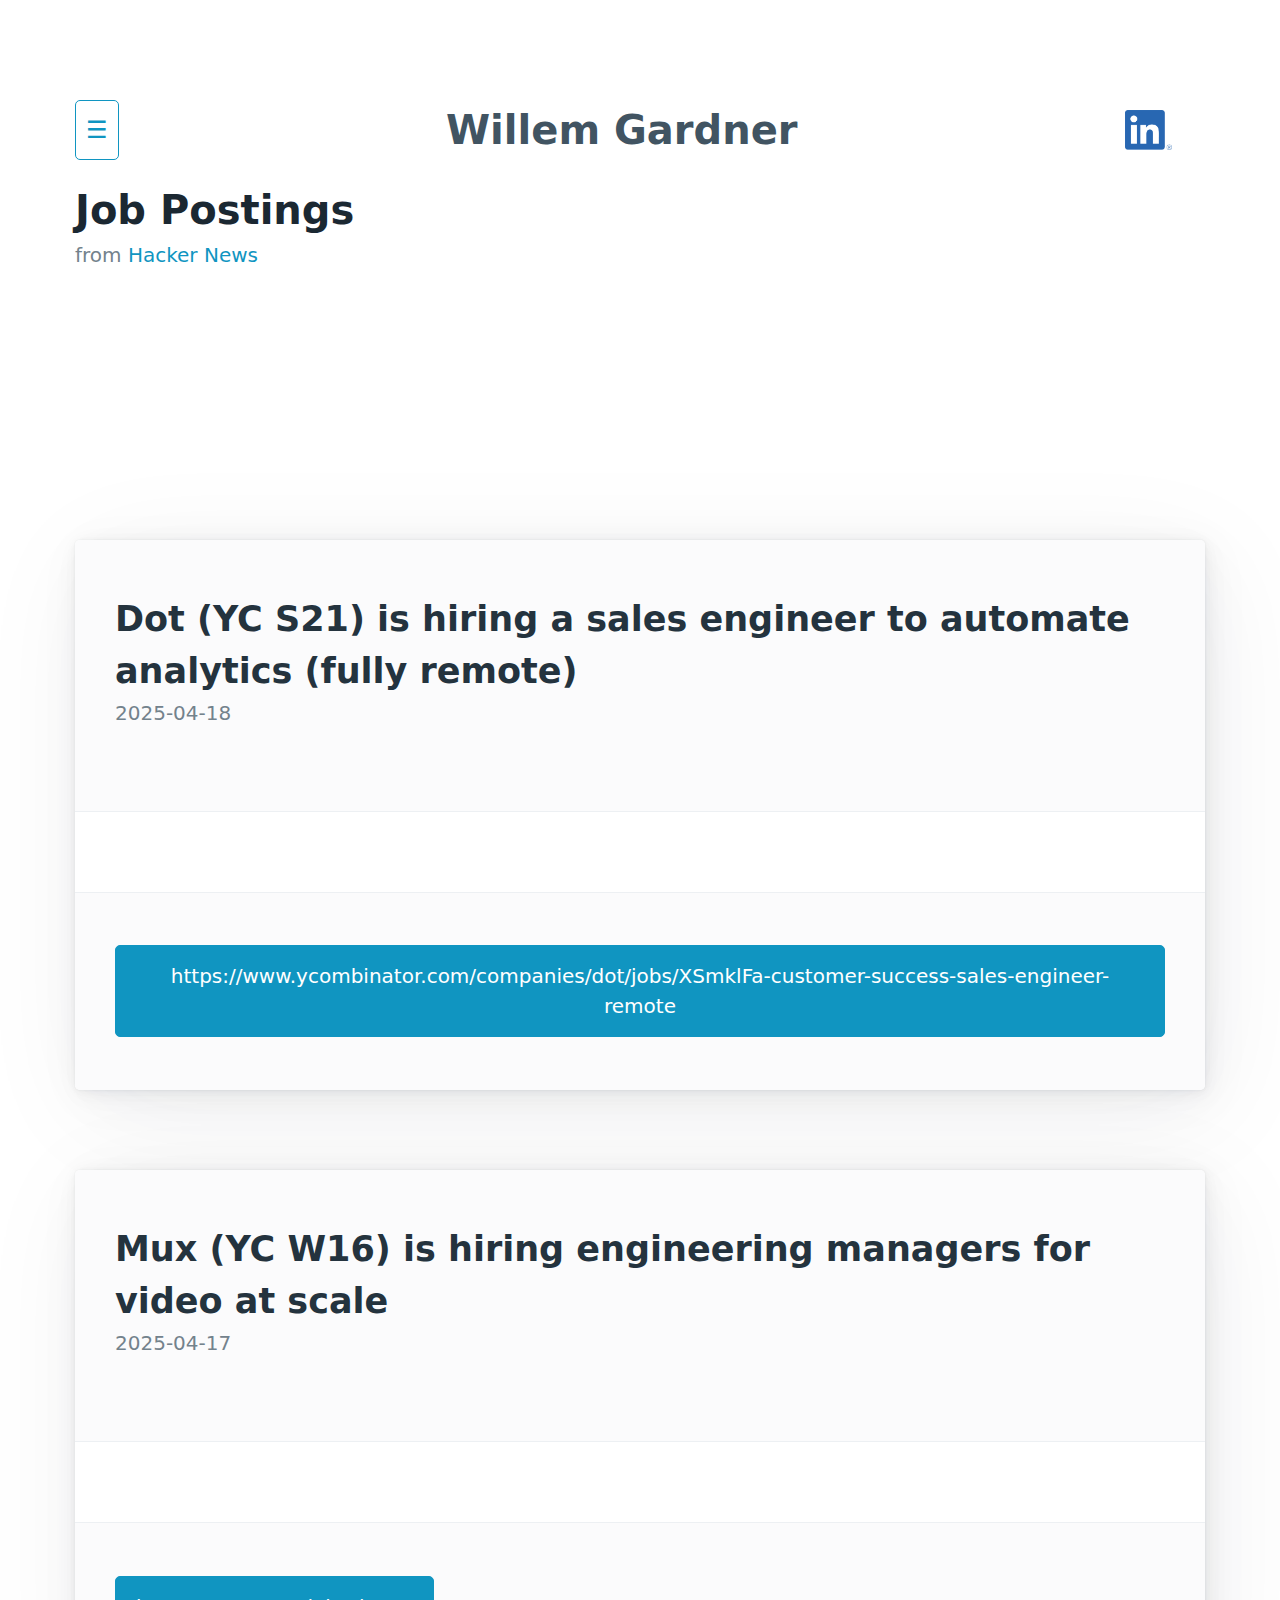
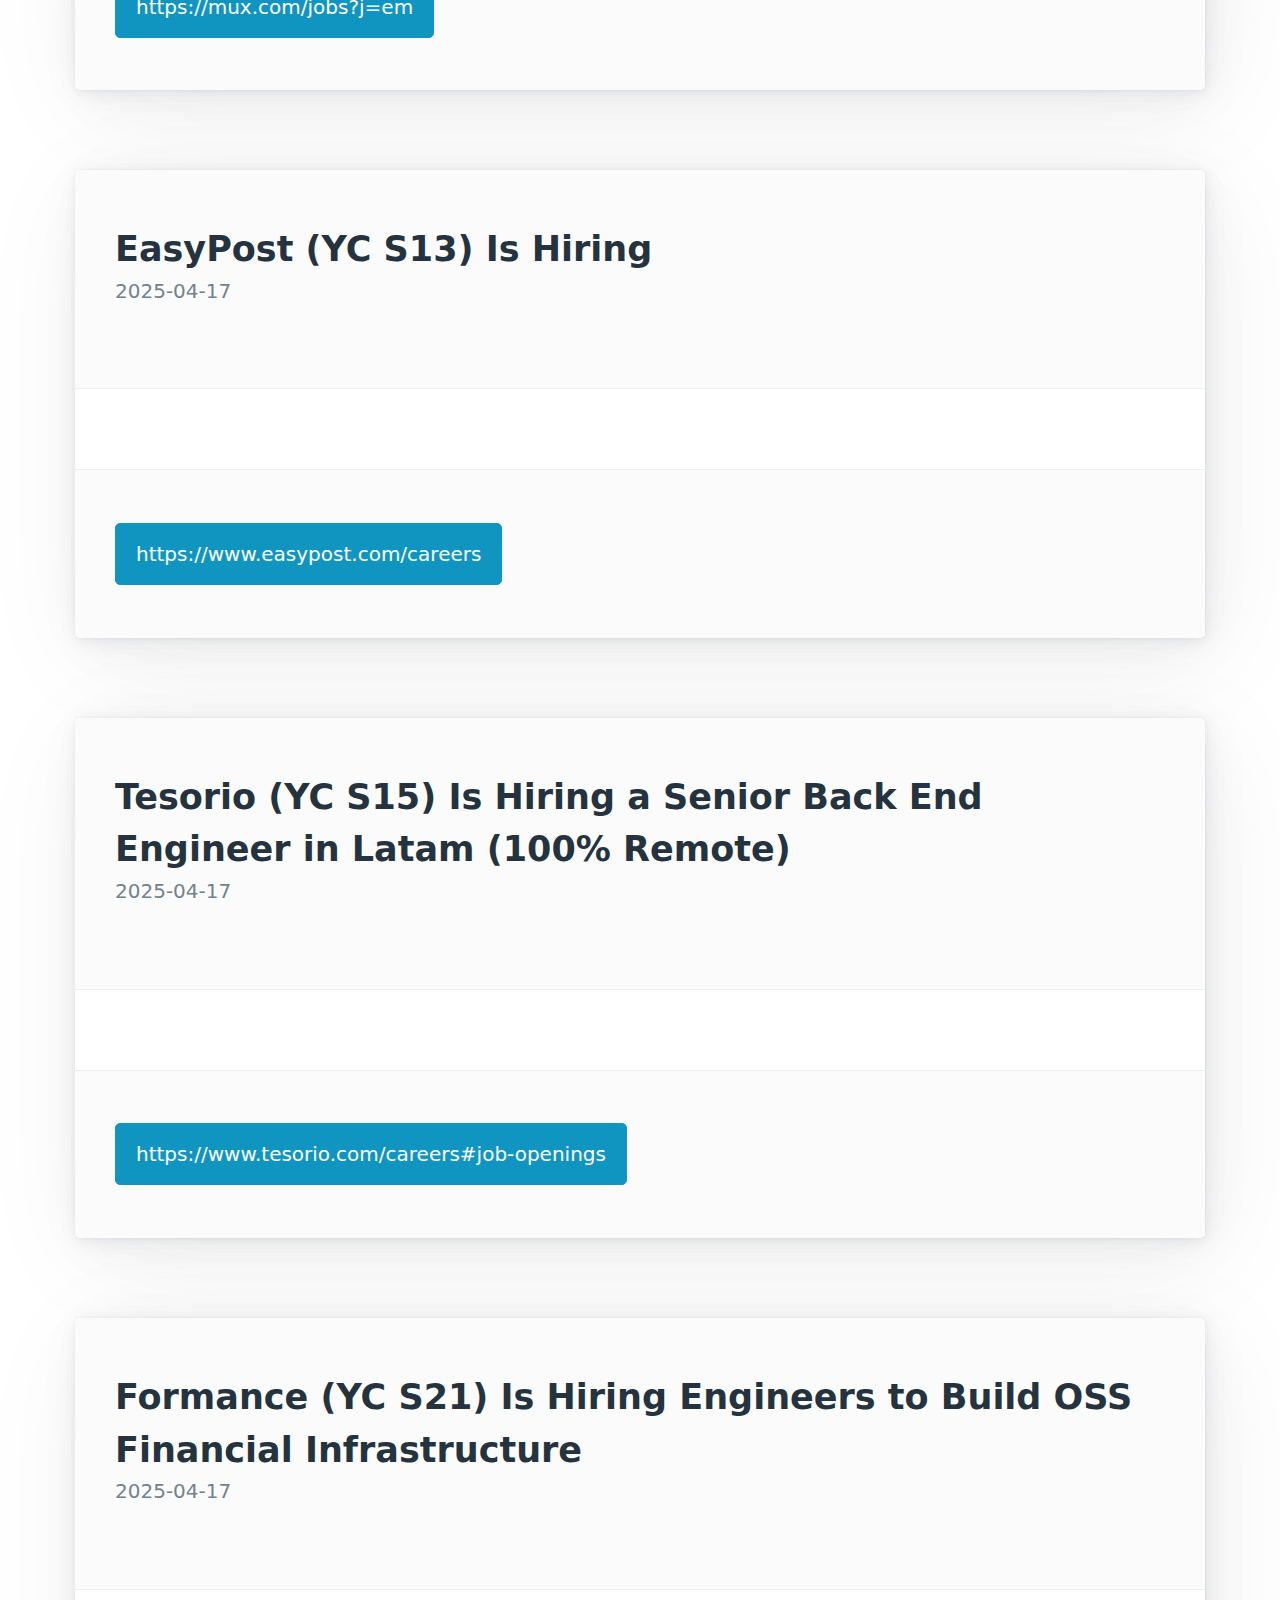
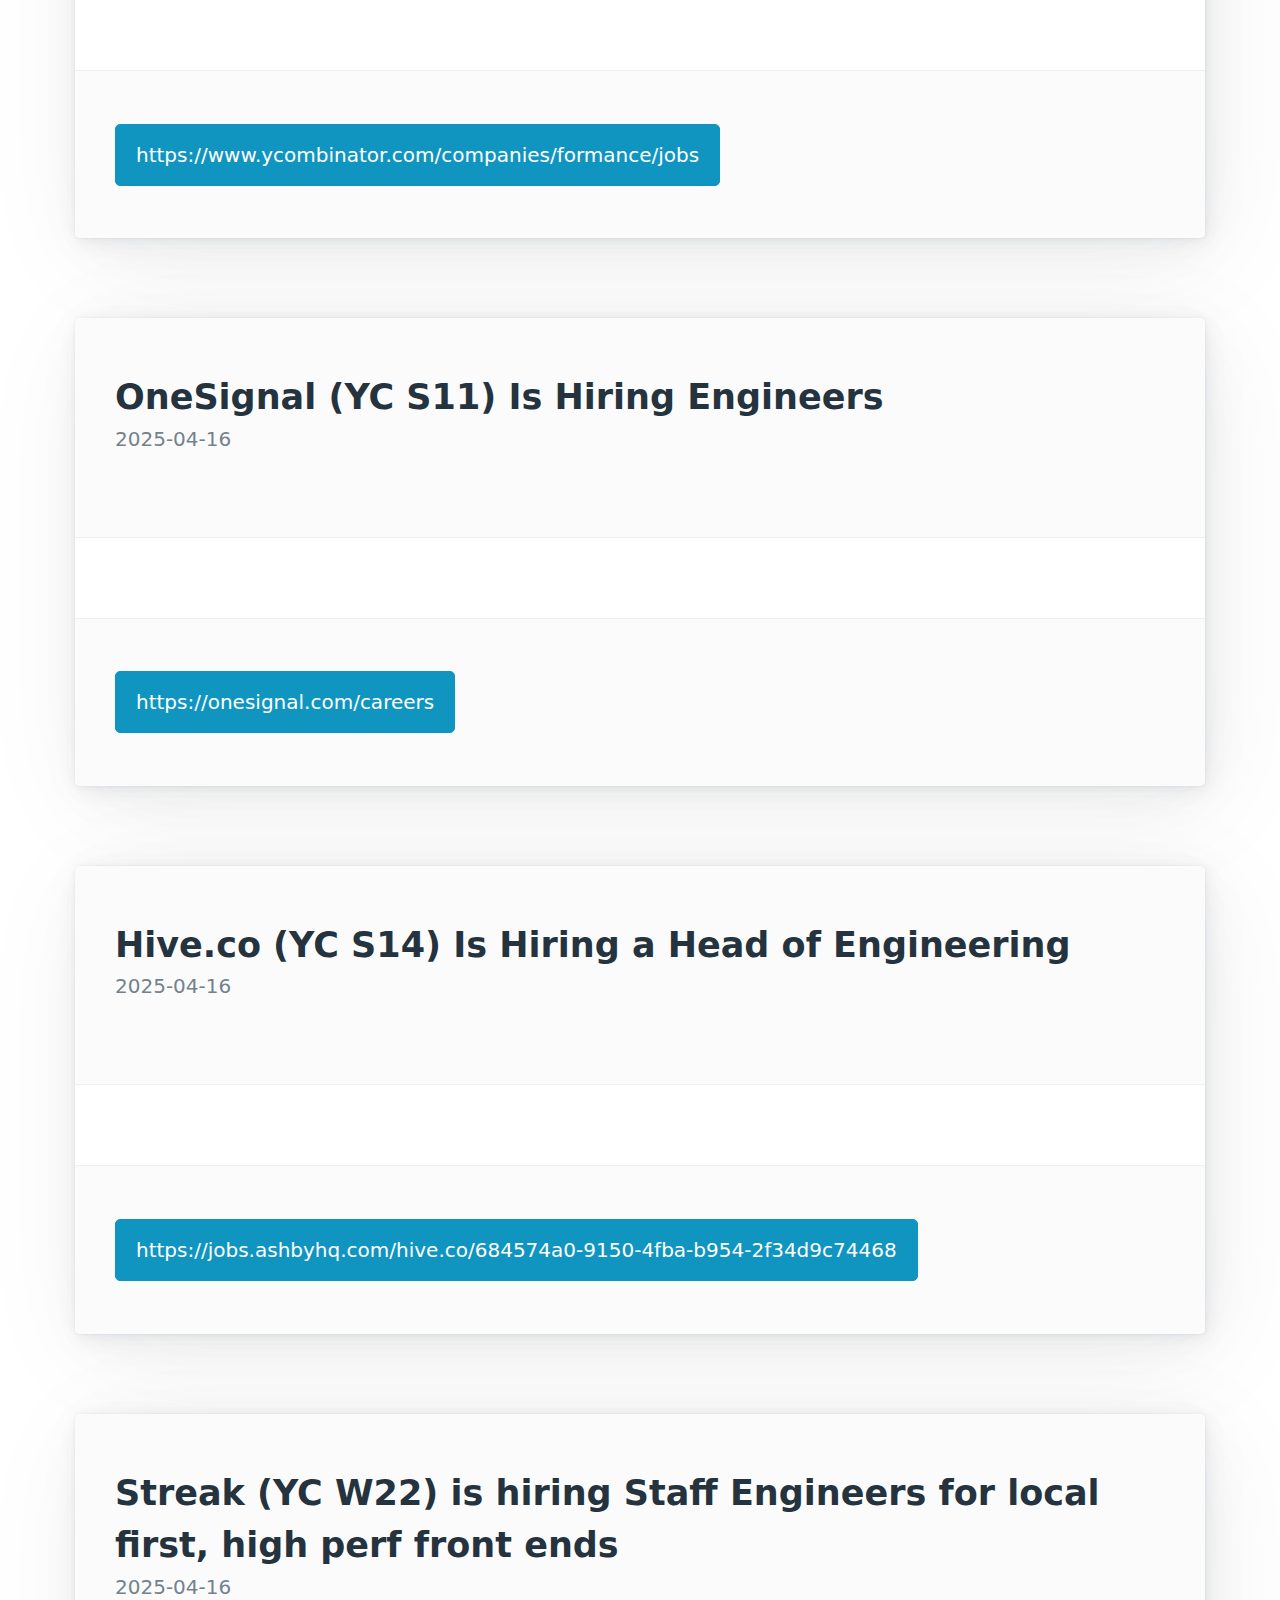
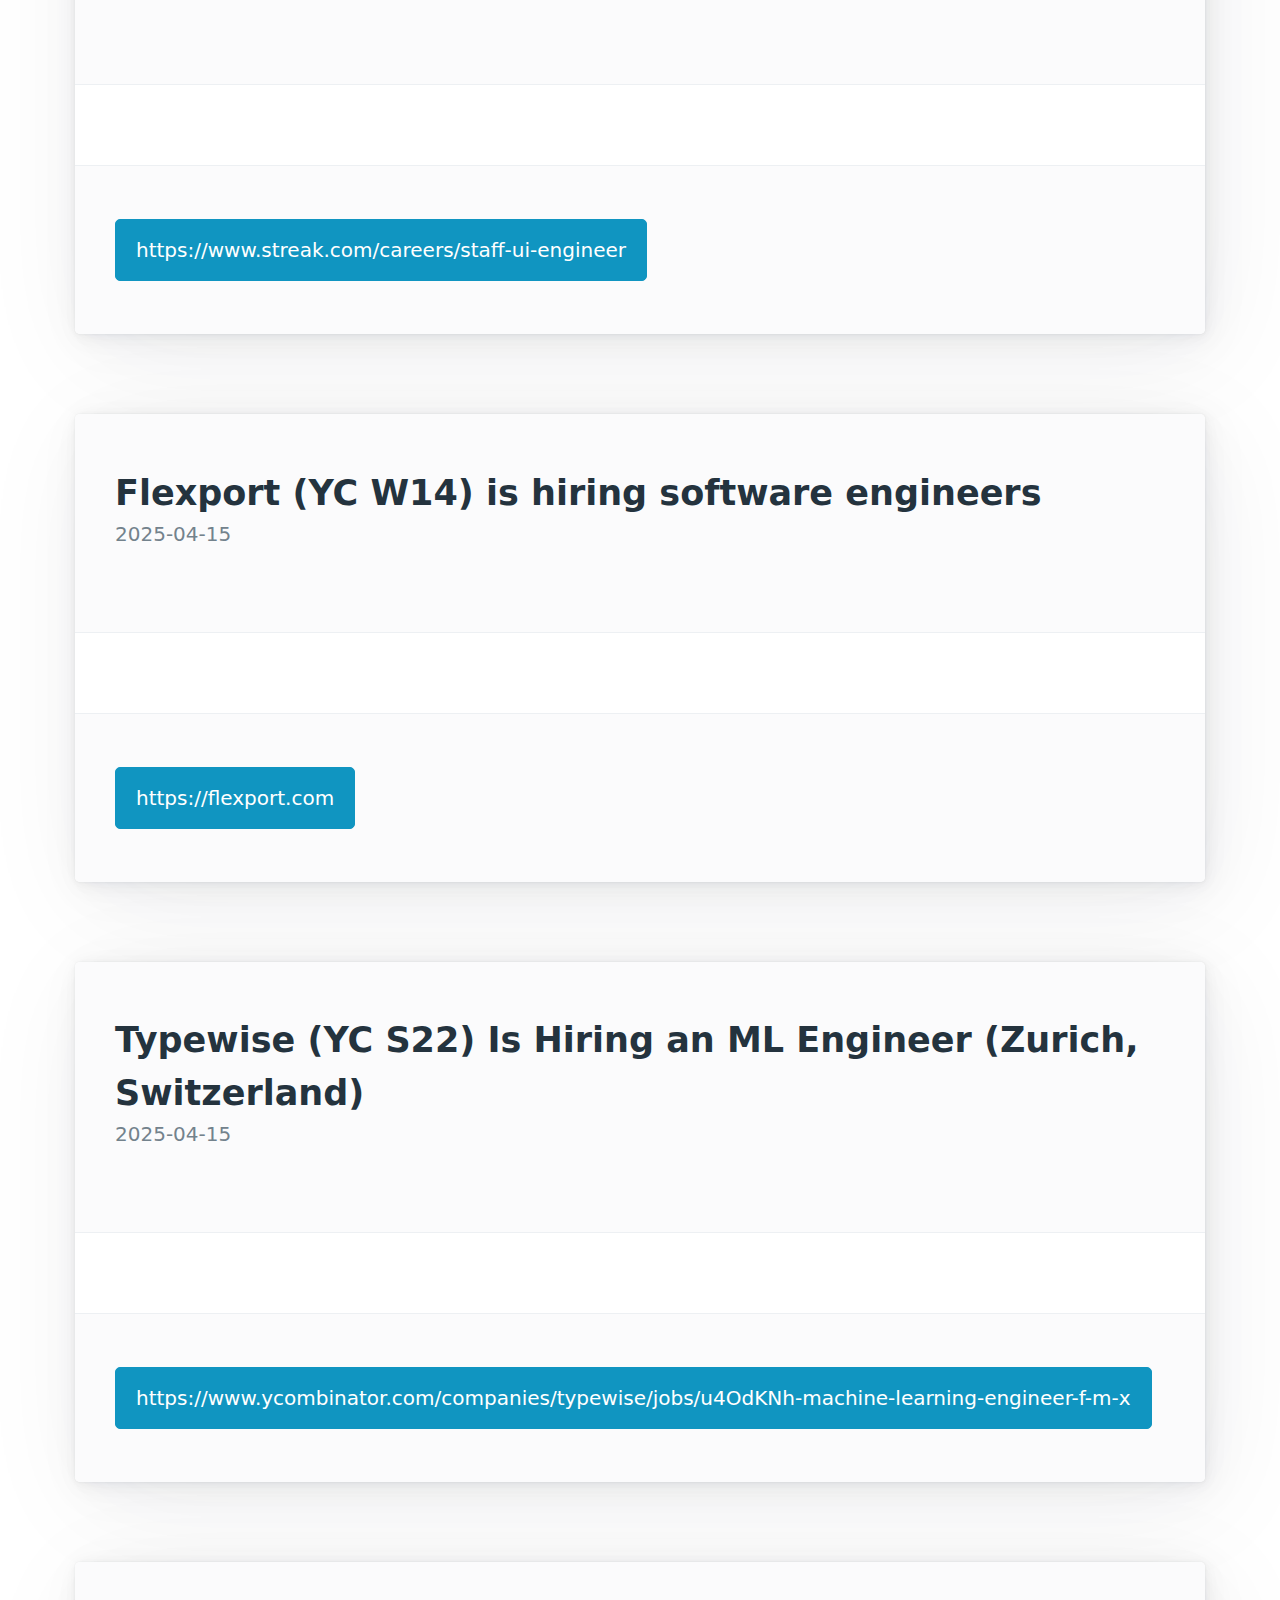
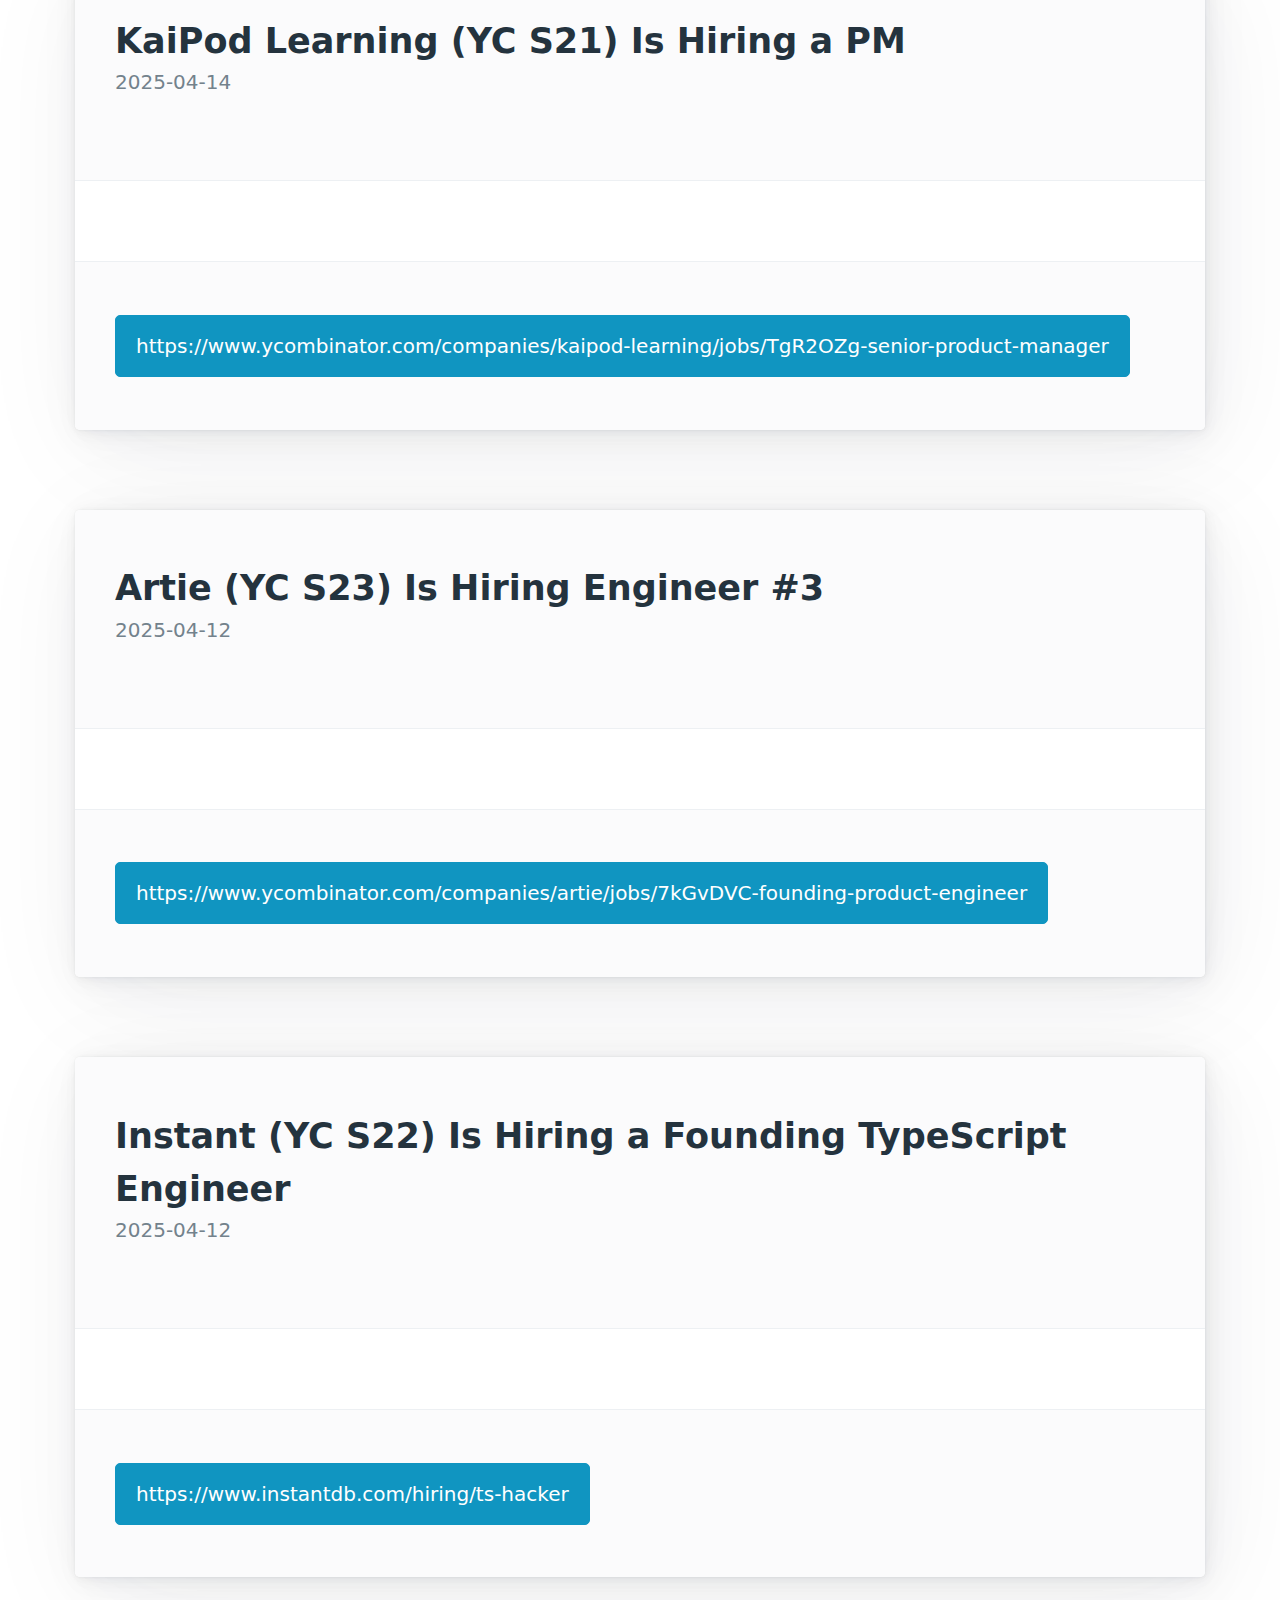
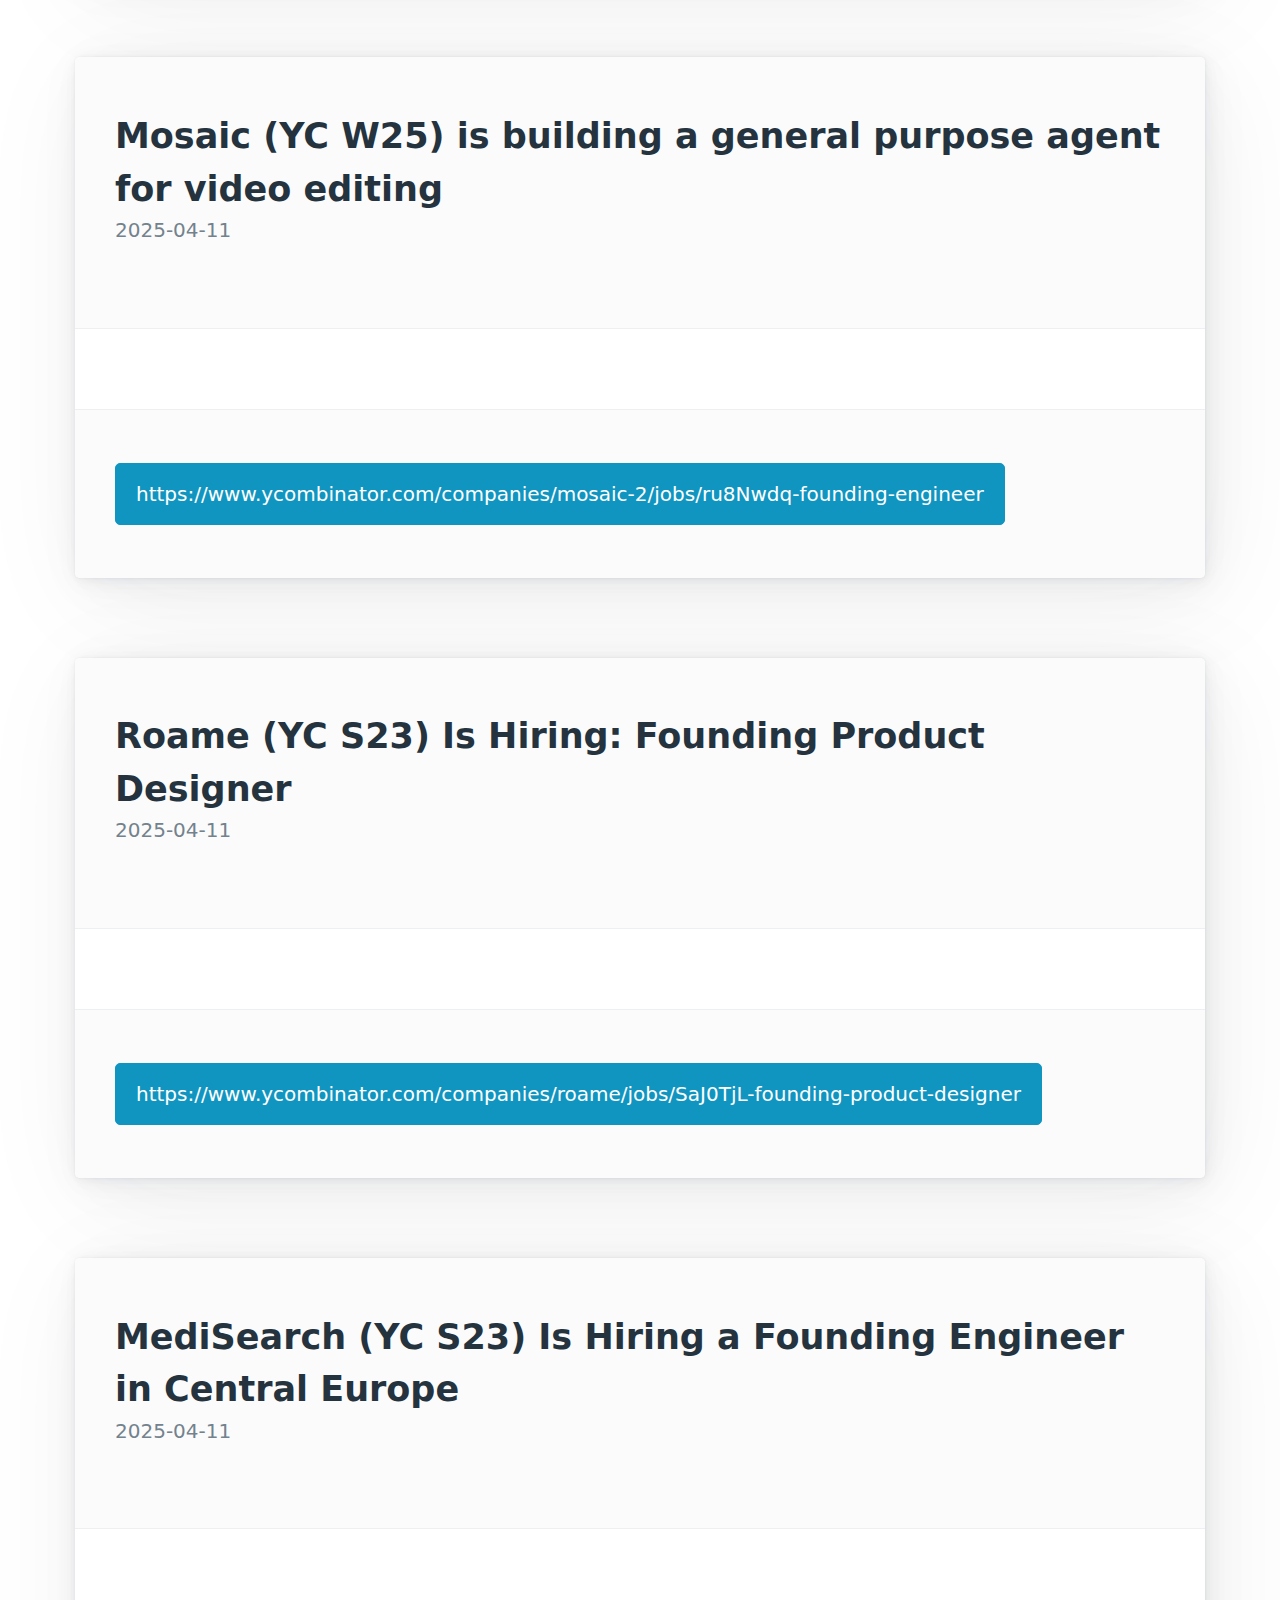
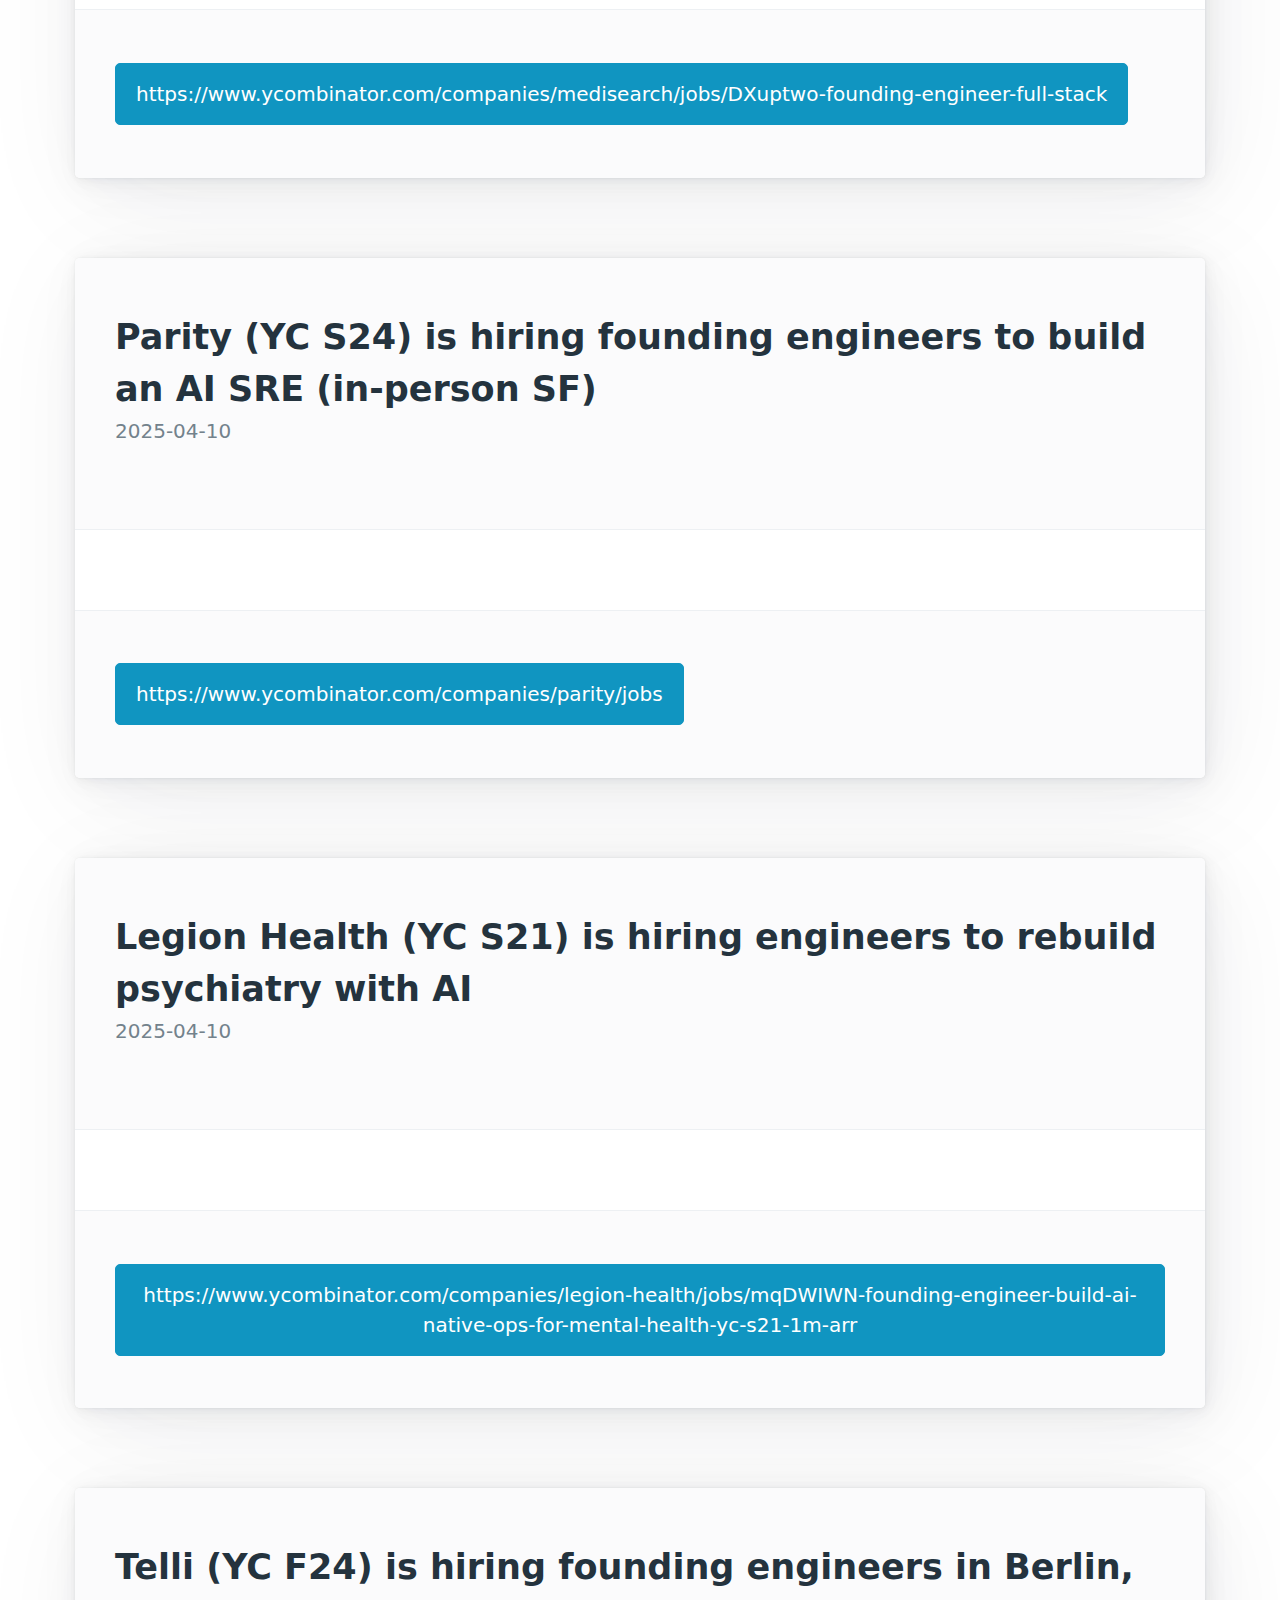
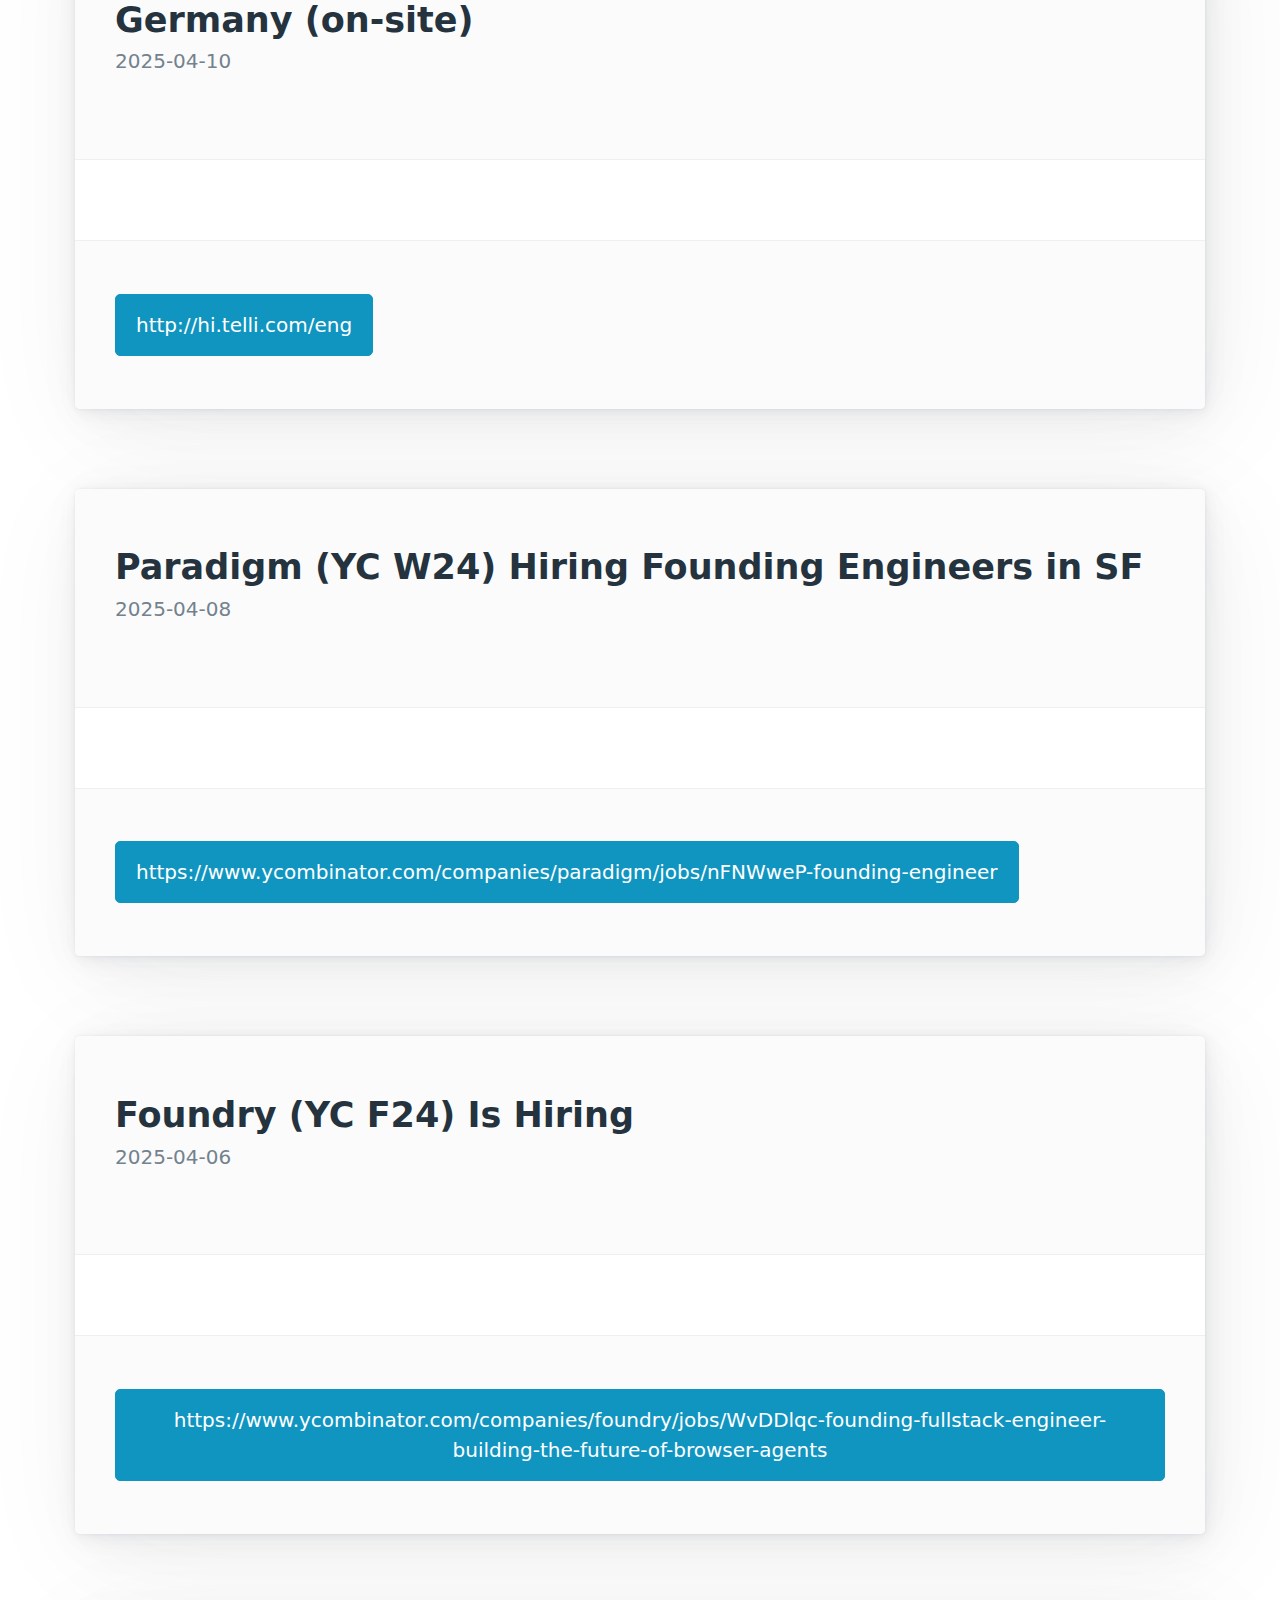
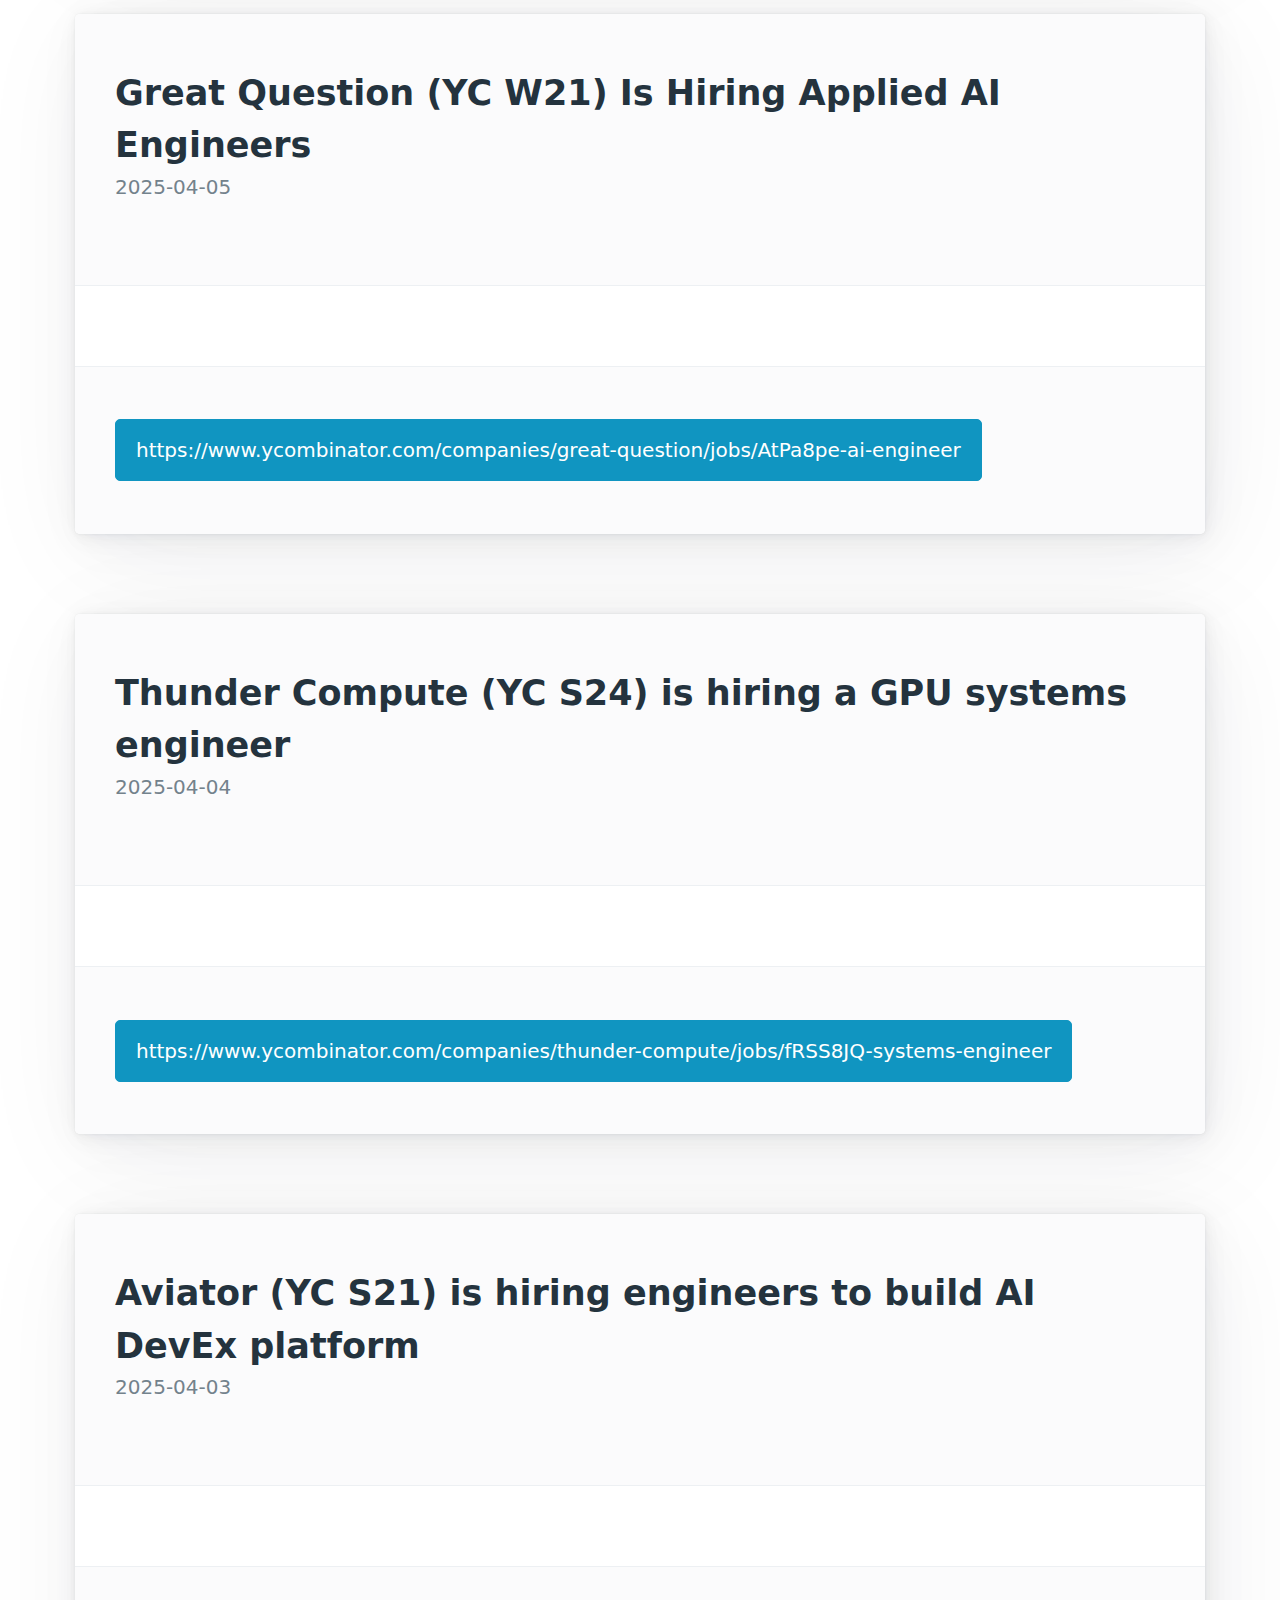
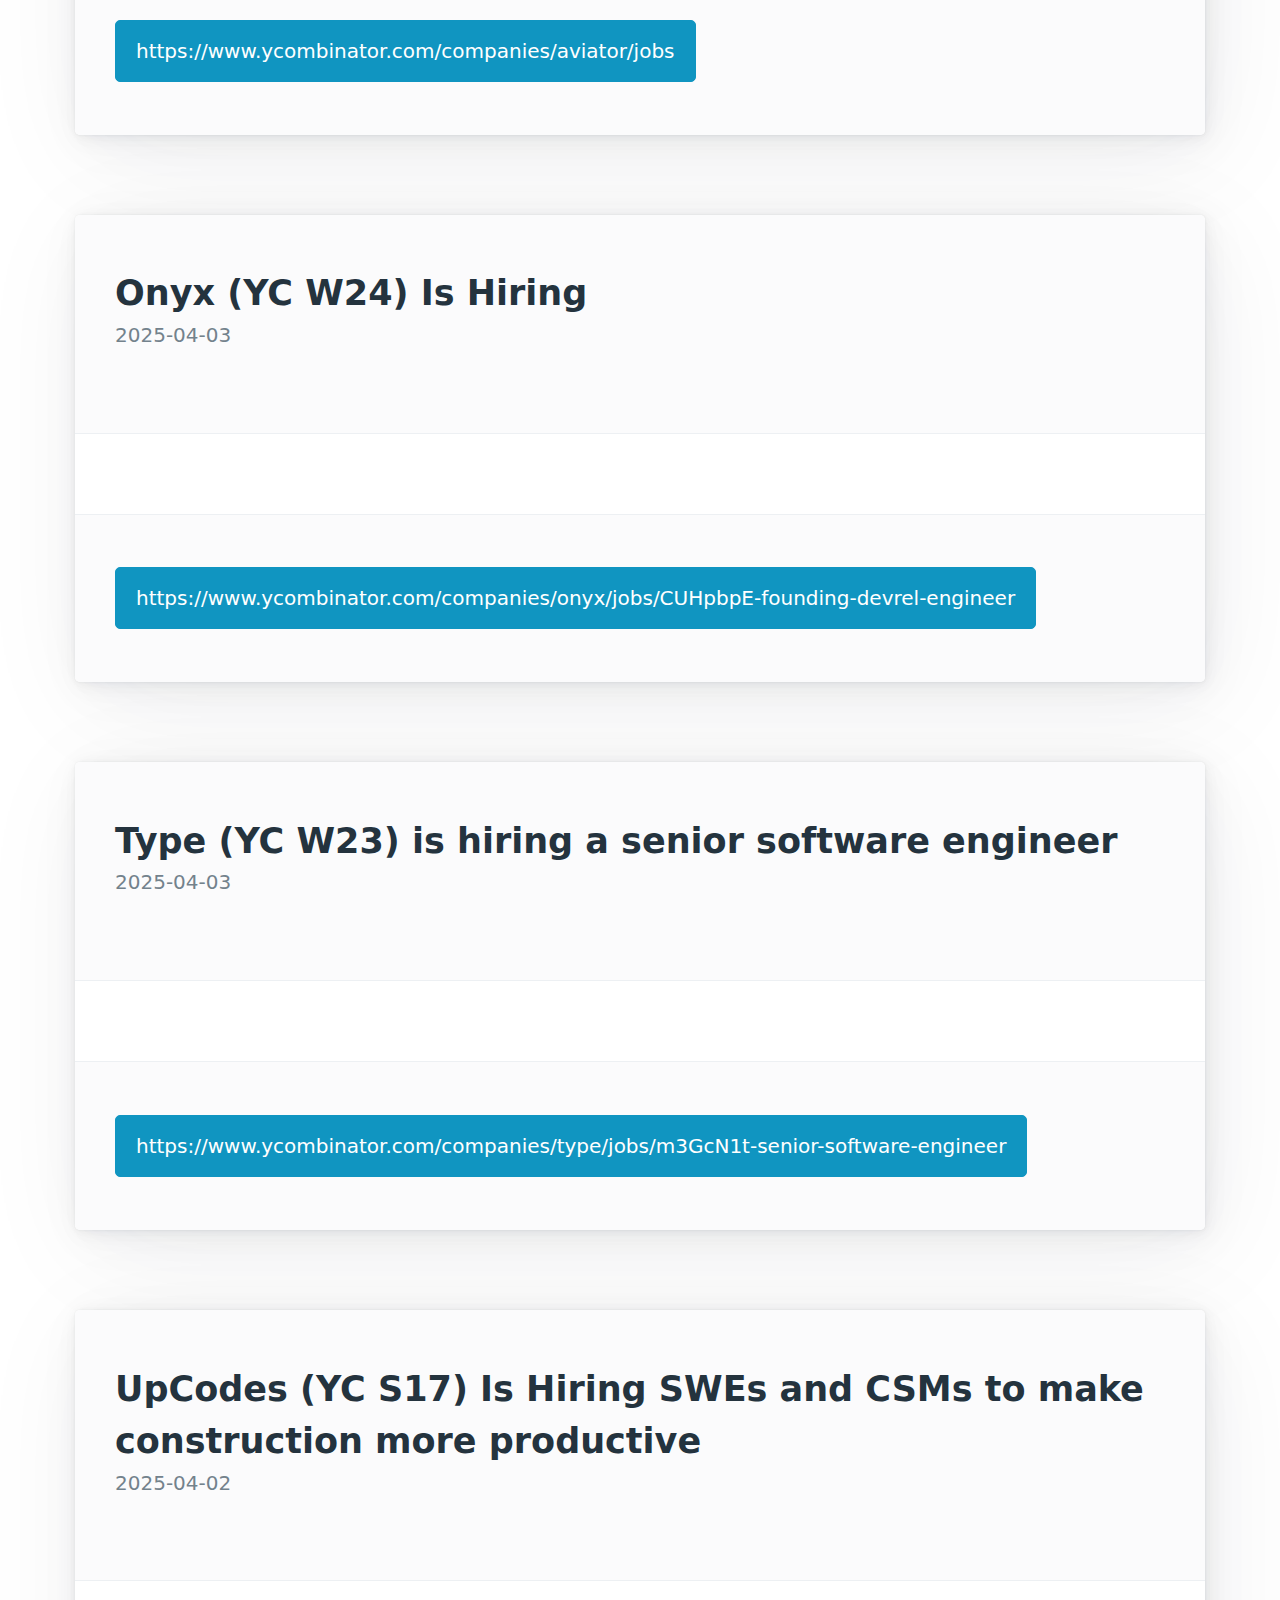
<file: jobpostings.html>
<!DOCTYPE html>
<html lang="en">
<head>
<meta charset="utf-8">
<link rel="icon" type="image/x-icon" href="images/favicon/favicon.ico">
<title>WG Job Postings</title>
<meta name="description" content="Willem Gardner: Sample Webpage on GitHub">
<meta name="viewport" content="width=device-width, initial-scale=1">
<link rel="stylesheet" href="css/pico.min.css">
<link rel="stylesheet" href="css/mystyles.css">
<script src="script.js" type="text/javascript"></script>
</head>
<body>
<header class="container">
    <nav class="navbar">
        <ul>
            <li><a href="#" class="outline icon" onclick="toggleDropdown()" role="button" style="font-size:x-large;">&#9776;</a></li>
        </ul>
        <ul>
            <li><strong class="biggerfont">Willem Gardner</strong></li>
        </ul>
        <ul class="fix">
            <li><a href="https://www.linkedin.com/in/willem-gardner-064160181/" class="secondary"><img class="icon" src="images/LinkedIn-Logos/LI-In-Bug.png" alt="LinkedIn Logo"></a></li>
        </ul>
    </nav>
    <aside class="hidden" id="dropdown">
        <nav>
            <ul>
                <li><a href="index.html"><button>About Me</button></a></li>
                <li><a href="resume.html"><button>Resume</button></a></li>
            </ul>
        </nav>
    </aside>
    <hgroup>
        <h1>Job Postings</h1>
        <h2>from <a href="https://news.ycombinator.com/">Hacker News</a></h2>
    </hgroup>
</header>
<main class="container">
    <article>
        <header>
            <hgroup>
                <h2>Dot (YC S21) is hiring a sales engineer to automate analytics (fully remote)</h2>
                <h3>2025-04-18</h3>
            </hgroup>
        </header>
        <div>
            
        </div>
        <footer>
            <a href="https://www.ycombinator.com/companies/dot/jobs/XSmklFa-customer-success-sales-engineer-remote" role="button">https://www.ycombinator.com/companies/dot/jobs/XSmklFa-customer-success-sales-engineer-remote</a>
        </footer>
    </article>
    
    <article>
        <header>
            <hgroup>
                <h2>Mux (YC W16) is hiring engineering managers for video at scale</h2>
                <h3>2025-04-17</h3>
            </hgroup>
        </header>
        <div>
            
        </div>
        <footer>
            <a href="https://mux.com/jobs?j=em" role="button">https://mux.com/jobs?j=em</a>
        </footer>
    </article>
    
    <article>
        <header>
            <hgroup>
                <h2>EasyPost (YC S13) Is Hiring</h2>
                <h3>2025-04-17</h3>
            </hgroup>
        </header>
        <div>
            
        </div>
        <footer>
            <a href="https://www.easypost.com/careers" role="button">https://www.easypost.com/careers</a>
        </footer>
    </article>
    
    <article>
        <header>
            <hgroup>
                <h2>Tesorio (YC S15) Is Hiring a Senior Back End Engineer in Latam (100% Remote)</h2>
                <h3>2025-04-17</h3>
            </hgroup>
        </header>
        <div>
            
        </div>
        <footer>
            <a href="https://www.tesorio.com/careers#job-openings" role="button">https://www.tesorio.com/careers#job-openings</a>
        </footer>
    </article>
    
    <article>
        <header>
            <hgroup>
                <h2>Formance (YC S21) Is Hiring Engineers to Build OSS Financial Infrastructure</h2>
                <h3>2025-04-17</h3>
            </hgroup>
        </header>
        <div>
            
        </div>
        <footer>
            <a href="https://www.ycombinator.com/companies/formance/jobs" role="button">https://www.ycombinator.com/companies/formance/jobs</a>
        </footer>
    </article>
    
    <article>
        <header>
            <hgroup>
                <h2>OneSignal (YC S11) Is Hiring Engineers</h2>
                <h3>2025-04-16</h3>
            </hgroup>
        </header>
        <div>
            
        </div>
        <footer>
            <a href="https://onesignal.com/careers" role="button">https://onesignal.com/careers</a>
        </footer>
    </article>
    
    <article>
        <header>
            <hgroup>
                <h2>Hive.co (YC S14) Is Hiring a Head of Engineering</h2>
                <h3>2025-04-16</h3>
            </hgroup>
        </header>
        <div>
            
        </div>
        <footer>
            <a href="https://jobs.ashbyhq.com/hive.co/684574a0-9150-4fba-b954-2f34d9c74468" role="button">https://jobs.ashbyhq.com/hive.co/684574a0-9150-4fba-b954-2f34d9c74468</a>
        </footer>
    </article>
    
    <article>
        <header>
            <hgroup>
                <h2>Streak (YC W22) is hiring Staff Engineers for local first, high perf front ends</h2>
                <h3>2025-04-16</h3>
            </hgroup>
        </header>
        <div>
            
        </div>
        <footer>
            <a href="https://www.streak.com/careers/staff-ui-engineer" role="button">https://www.streak.com/careers/staff-ui-engineer</a>
        </footer>
    </article>
    
    <article>
        <header>
            <hgroup>
                <h2>Flexport (YC W14) is hiring software engineers</h2>
                <h3>2025-04-15</h3>
            </hgroup>
        </header>
        <div>
            
        </div>
        <footer>
            <a href="https://flexport.com" role="button">https://flexport.com</a>
        </footer>
    </article>
    
    <article>
        <header>
            <hgroup>
                <h2>Typewise (YC S22) Is Hiring an ML Engineer (Zurich, Switzerland)</h2>
                <h3>2025-04-15</h3>
            </hgroup>
        </header>
        <div>
            
        </div>
        <footer>
            <a href="https://www.ycombinator.com/companies/typewise/jobs/u4OdKNh-machine-learning-engineer-f-m-x" role="button">https://www.ycombinator.com/companies/typewise/jobs/u4OdKNh-machine-learning-engineer-f-m-x</a>
        </footer>
    </article>
    
    <article>
        <header>
            <hgroup>
                <h2>KaiPod Learning (YC S21) Is Hiring a PM</h2>
                <h3>2025-04-14</h3>
            </hgroup>
        </header>
        <div>
            
        </div>
        <footer>
            <a href="https://www.ycombinator.com/companies/kaipod-learning/jobs/TgR2OZg-senior-product-manager" role="button">https://www.ycombinator.com/companies/kaipod-learning/jobs/TgR2OZg-senior-product-manager</a>
        </footer>
    </article>
    
    <article>
        <header>
            <hgroup>
                <h2>Artie (YC S23) Is Hiring Engineer #3</h2>
                <h3>2025-04-12</h3>
            </hgroup>
        </header>
        <div>
            
        </div>
        <footer>
            <a href="https://www.ycombinator.com/companies/artie/jobs/7kGvDVC-founding-product-engineer" role="button">https://www.ycombinator.com/companies/artie/jobs/7kGvDVC-founding-product-engineer</a>
        </footer>
    </article>
    
    <article>
        <header>
            <hgroup>
                <h2>Instant (YC S22) Is Hiring a Founding TypeScript Engineer</h2>
                <h3>2025-04-12</h3>
            </hgroup>
        </header>
        <div>
            
        </div>
        <footer>
            <a href="https://www.instantdb.com/hiring/ts-hacker" role="button">https://www.instantdb.com/hiring/ts-hacker</a>
        </footer>
    </article>
    
    <article>
        <header>
            <hgroup>
                <h2>Mosaic (YC W25) is building a general purpose agent for video editing</h2>
                <h3>2025-04-11</h3>
            </hgroup>
        </header>
        <div>
            
        </div>
        <footer>
            <a href="https://www.ycombinator.com/companies/mosaic-2/jobs/ru8Nwdq-founding-engineer" role="button">https://www.ycombinator.com/companies/mosaic-2/jobs/ru8Nwdq-founding-engineer</a>
        </footer>
    </article>
    
    <article>
        <header>
            <hgroup>
                <h2>Roame (YC S23) Is Hiring: Founding Product Designer</h2>
                <h3>2025-04-11</h3>
            </hgroup>
        </header>
        <div>
            
        </div>
        <footer>
            <a href="https://www.ycombinator.com/companies/roame/jobs/SaJ0TjL-founding-product-designer" role="button">https://www.ycombinator.com/companies/roame/jobs/SaJ0TjL-founding-product-designer</a>
        </footer>
    </article>
    
    <article>
        <header>
            <hgroup>
                <h2>MediSearch (YC S23) Is Hiring a Founding Engineer in Central Europe</h2>
                <h3>2025-04-11</h3>
            </hgroup>
        </header>
        <div>
            
        </div>
        <footer>
            <a href="https://www.ycombinator.com/companies/medisearch/jobs/DXuptwo-founding-engineer-full-stack" role="button">https://www.ycombinator.com/companies/medisearch/jobs/DXuptwo-founding-engineer-full-stack</a>
        </footer>
    </article>
    
    <article>
        <header>
            <hgroup>
                <h2>Parity (YC S24) is hiring founding engineers to build an AI SRE (in-person SF)</h2>
                <h3>2025-04-10</h3>
            </hgroup>
        </header>
        <div>
            
        </div>
        <footer>
            <a href="https://www.ycombinator.com/companies/parity/jobs" role="button">https://www.ycombinator.com/companies/parity/jobs</a>
        </footer>
    </article>
    
    <article>
        <header>
            <hgroup>
                <h2>Legion Health (YC S21) is hiring engineers to rebuild psychiatry with AI</h2>
                <h3>2025-04-10</h3>
            </hgroup>
        </header>
        <div>
            
        </div>
        <footer>
            <a href="https://www.ycombinator.com/companies/legion-health/jobs/mqDWIWN-founding-engineer-build-ai-native-ops-for-mental-health-yc-s21-1m-arr" role="button">https://www.ycombinator.com/companies/legion-health/jobs/mqDWIWN-founding-engineer-build-ai-native-ops-for-mental-health-yc-s21-1m-arr</a>
        </footer>
    </article>
    
    <article>
        <header>
            <hgroup>
                <h2>Telli (YC F24) is hiring founding engineers in Berlin, Germany (on-site)</h2>
                <h3>2025-04-10</h3>
            </hgroup>
        </header>
        <div>
            
        </div>
        <footer>
            <a href="http://hi.telli.com/eng" role="button">http://hi.telli.com/eng</a>
        </footer>
    </article>
    
    <article>
        <header>
            <hgroup>
                <h2>Paradigm (YC W24) Hiring Founding Engineers in SF</h2>
                <h3>2025-04-08</h3>
            </hgroup>
        </header>
        <div>
            
        </div>
        <footer>
            <a href="https://www.ycombinator.com/companies/paradigm/jobs/nFNWweP-founding-engineer" role="button">https://www.ycombinator.com/companies/paradigm/jobs/nFNWweP-founding-engineer</a>
        </footer>
    </article>
    
    <article>
        <header>
            <hgroup>
                <h2>Foundry (YC F24) Is Hiring</h2>
                <h3>2025-04-06</h3>
            </hgroup>
        </header>
        <div>
            
        </div>
        <footer>
            <a href="https://www.ycombinator.com/companies/foundry/jobs/WvDDlqc-founding-fullstack-engineer-building-the-future-of-browser-agents" role="button">https://www.ycombinator.com/companies/foundry/jobs/WvDDlqc-founding-fullstack-engineer-building-the-future-of-browser-agents</a>
        </footer>
    </article>
    
    <article>
        <header>
            <hgroup>
                <h2>Great Question (YC W21) Is Hiring Applied AI Engineers</h2>
                <h3>2025-04-05</h3>
            </hgroup>
        </header>
        <div>
            
        </div>
        <footer>
            <a href="https://www.ycombinator.com/companies/great-question/jobs/AtPa8pe-ai-engineer" role="button">https://www.ycombinator.com/companies/great-question/jobs/AtPa8pe-ai-engineer</a>
        </footer>
    </article>
    
    <article>
        <header>
            <hgroup>
                <h2>Thunder Compute (YC S24) is hiring a GPU systems engineer</h2>
                <h3>2025-04-04</h3>
            </hgroup>
        </header>
        <div>
            
        </div>
        <footer>
            <a href="https://www.ycombinator.com/companies/thunder-compute/jobs/fRSS8JQ-systems-engineer" role="button">https://www.ycombinator.com/companies/thunder-compute/jobs/fRSS8JQ-systems-engineer</a>
        </footer>
    </article>
    
    <article>
        <header>
            <hgroup>
                <h2>Aviator (YC S21) is hiring engineers to build AI DevEx platform</h2>
                <h3>2025-04-03</h3>
            </hgroup>
        </header>
        <div>
            
        </div>
        <footer>
            <a href="https://www.ycombinator.com/companies/aviator/jobs" role="button">https://www.ycombinator.com/companies/aviator/jobs</a>
        </footer>
    </article>
    
    <article>
        <header>
            <hgroup>
                <h2>Onyx (YC W24) Is Hiring</h2>
                <h3>2025-04-03</h3>
            </hgroup>
        </header>
        <div>
            
        </div>
        <footer>
            <a href="https://www.ycombinator.com/companies/onyx/jobs/CUHpbpE-founding-devrel-engineer" role="button">https://www.ycombinator.com/companies/onyx/jobs/CUHpbpE-founding-devrel-engineer</a>
        </footer>
    </article>
    
    <article>
        <header>
            <hgroup>
                <h2>Type (YC W23) is hiring a senior software engineer</h2>
                <h3>2025-04-03</h3>
            </hgroup>
        </header>
        <div>
            
        </div>
        <footer>
            <a href="https://www.ycombinator.com/companies/type/jobs/m3GcN1t-senior-software-engineer" role="button">https://www.ycombinator.com/companies/type/jobs/m3GcN1t-senior-software-engineer</a>
        </footer>
    </article>
    
    <article>
        <header>
            <hgroup>
                <h2>UpCodes (YC S17) Is Hiring SWEs and CSMs to make construction more productive</h2>
                <h3>2025-04-02</h3>
            </hgroup>
        </header>
        <div>
            
        </div>
        <footer>
            <a href="https://up.codes/careers?utm_source=HN" role="button">https://up.codes/careers?utm_source=HN</a>
        </footer>
    </article>
    
    <article>
        <header>
            <hgroup>
                <h2>Pulse (YC S24) Is Hiring</h2>
                <h3>2025-04-02</h3>
            </hgroup>
        </header>
        <div>
            
        </div>
        <footer>
            <a href="https://www.ycombinator.com/companies/pulse-3/jobs/6o4mkAj-machine-learning-engineer" role="button">https://www.ycombinator.com/companies/pulse-3/jobs/6o4mkAj-machine-learning-engineer</a>
        </footer>
    </article>
    
    <article>
        <header>
            <hgroup>
                <h2>Hightouch (YC S19) Is Hiring Front End Engineers</h2>
                <h3>2025-04-01</h3>
            </hgroup>
        </header>
        <div>
            
        </div>
        <footer>
            <a href="https://job-boards.greenhouse.io/hightouch/jobs/5437380004" role="button">https://job-boards.greenhouse.io/hightouch/jobs/5437380004</a>
        </footer>
    </article>
    
    <article>
        <header>
            <hgroup>
                <h2>Meru Health (YC S18) Is Hiring</h2>
                <h3>2025-04-01</h3>
            </hgroup>
        </header>
        <div>
            
        </div>
        <footer>
            <a href="https://www.ycombinator.com/companies/meru-health/jobs/ZjKcsyk-director-growth-marketing" role="button">https://www.ycombinator.com/companies/meru-health/jobs/ZjKcsyk-director-growth-marketing</a>
        </footer>
    </article>
    
    <article>
        <header>
            <hgroup>
                <h2>Extend (YC W23) is hiring engineers to build LLM document processing</h2>
                <h3>2025-04-01</h3>
            </hgroup>
        </header>
        <div>
            
        </div>
        <footer>
            <a href="https://jobs.ashbyhq.com/extend/9d4d8974-bd9b-432d-84ec-8268e5a8ed37" role="button">https://jobs.ashbyhq.com/extend/9d4d8974-bd9b-432d-84ec-8268e5a8ed37</a>
        </footer>
    </article>
    
    
</main>
<footer class="container">
    <nav class="navbar">
        <ul>
            <li><a href="https://github.com/WillemGardner" class="secondary icon"><img class="icon circle" style="background-color: black;padding: 2px;" src="images/github-mark/github-mark-white.svg" alt="GitHub Logo"></a></li>
        </ul>
        <ul>
            <li><strong class="biggerfont">Willem Gardner</strong></li>
        </ul>
        <ul class="fix">
            <li><a href="https://www.linkedin.com/in/willem-gardner-064160181/" class="secondary"><img class="icon" src="images/LinkedIn-Logos/LI-In-Bug.png" alt="LinkedIn Logo"></a></li>
        </ul>
    </nav>
</footer>

</body>
</html>
</file>
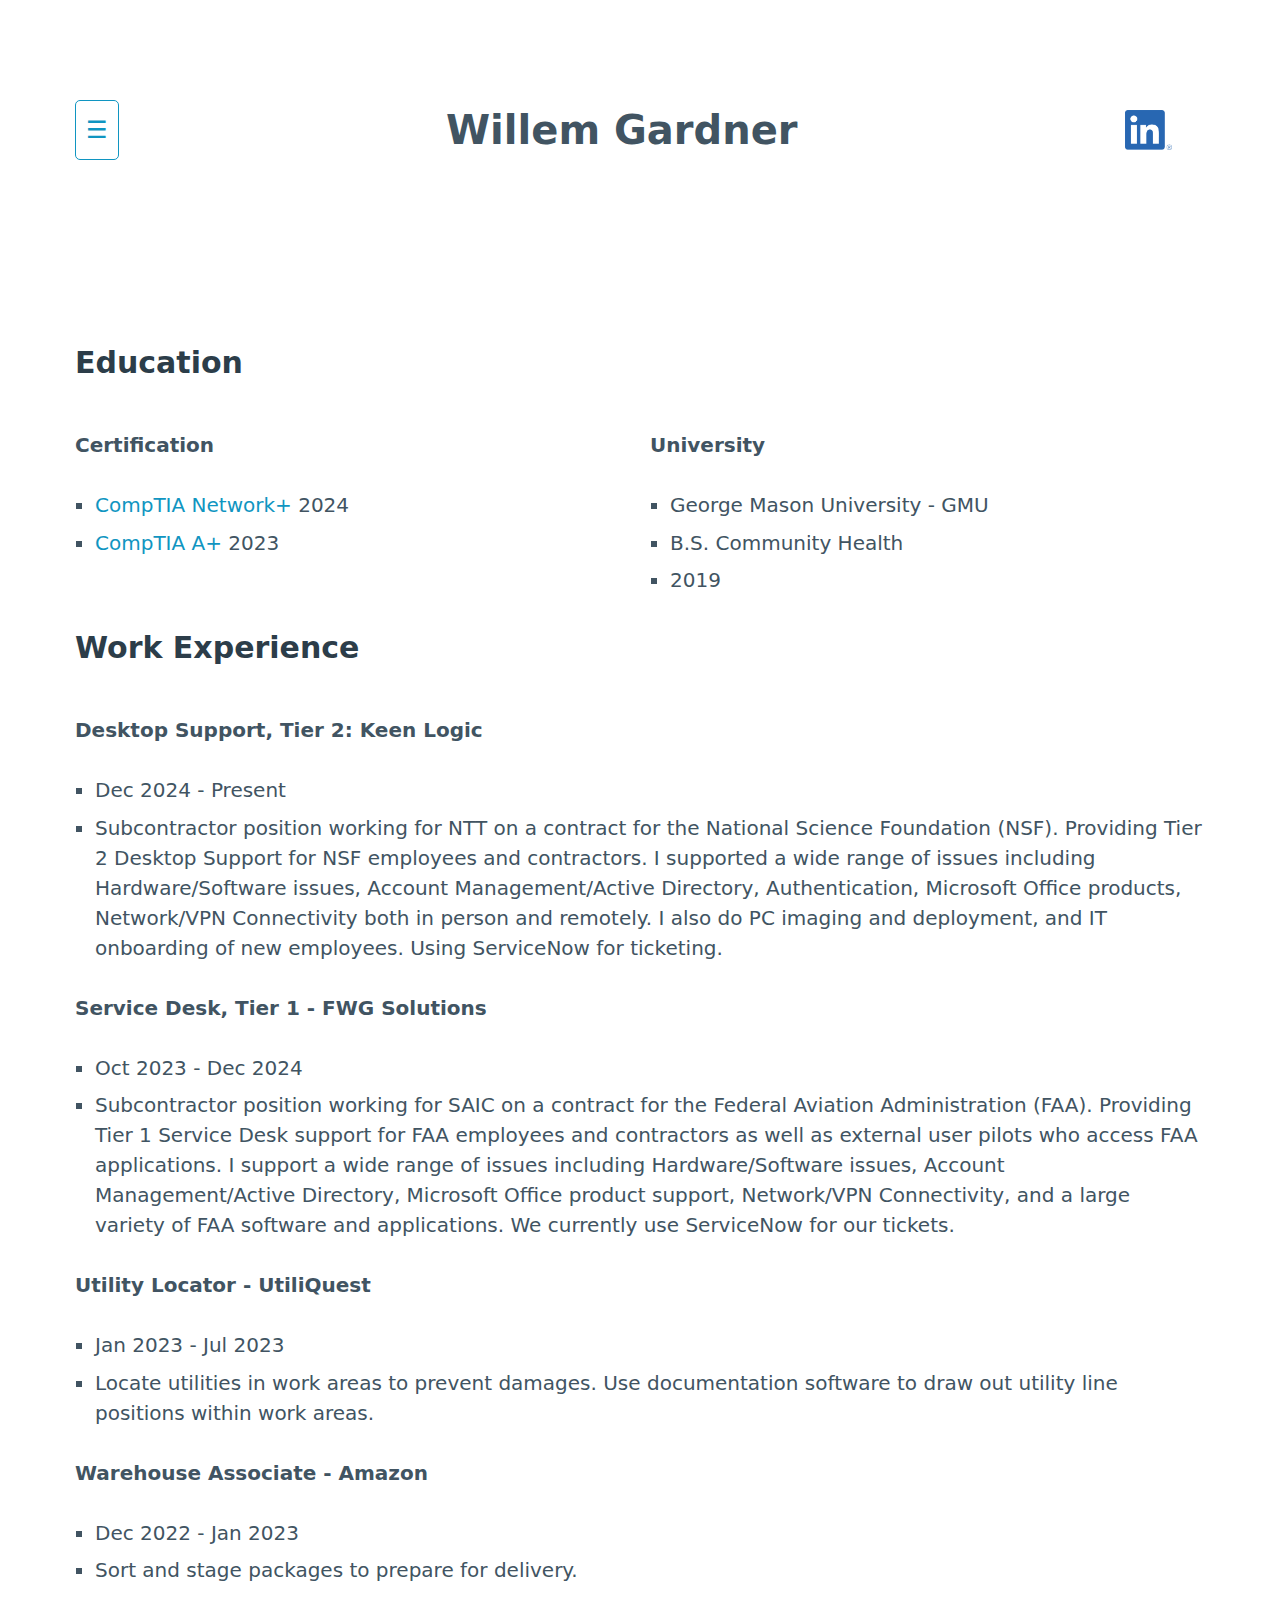
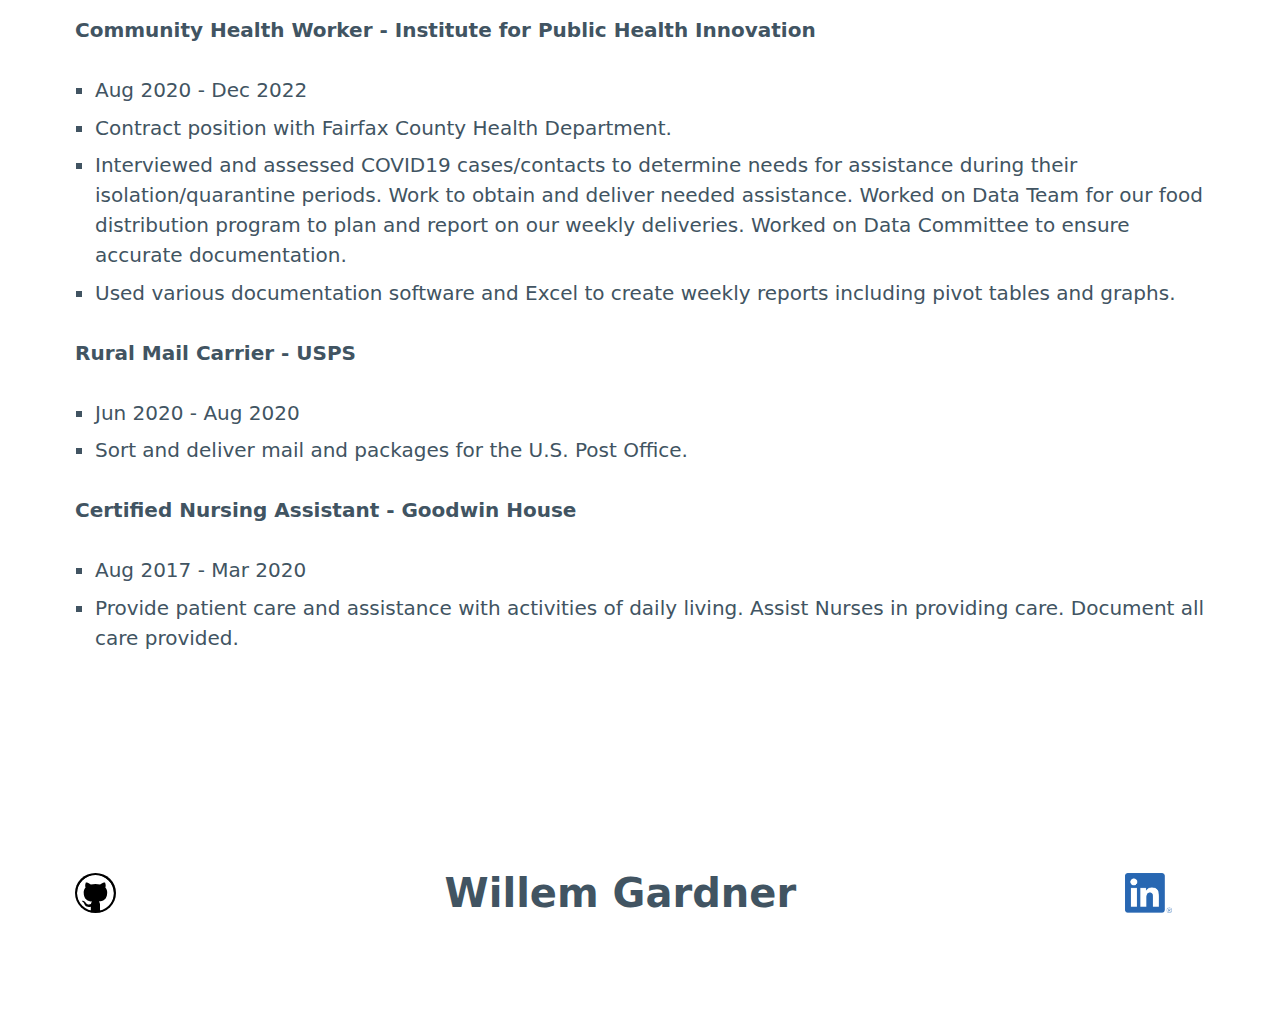
<file: resume.html>
<!DOCTYPE html>
<html lang="en">
<head>
<meta charset="utf-8">
<link rel="icon" type="image/x-icon" href="images/favicon/favicon.ico">
<title>Willem Gardner</title>
<meta name="description" content="Willem Gardner: Resume Page on GitHub">
<meta name="viewport" content="width=device-width, initial-scale=1">
<link rel="stylesheet" href="css/pico.min.css">
<link rel="stylesheet" href="css/mystyles.css">
<script src="script.js" type="text/javascript"></script>
</head>
<body>
<header class="container">
    <nav class="navbar">
        <ul>
            <li><a href="#" class="outline icon" onclick="toggleDropdown()" role="button" style="font-size:x-large;">&#9776;</a></li>
        </ul>
        <ul>
            <li><strong class="biggerfont">Willem Gardner</strong></li>
        </ul>
        <ul class="fix">
            <li><a href="https://www.linkedin.com/in/willem-gardner-064160181/" class="secondary"><img class="icon" src="images/LinkedIn-Logos/LI-In-Bug.png" alt="LinkedIn Logo"></a></li>
        </ul>
    </nav>
    <aside class="hidden" id="dropdown">
        <nav>
            <ul>
                <li><a href="index.html"><button>About Me</button></a></li>
                <li><a href="jobpostings.html"><button>Sample Page</button></a></li>
            </ul>
        </nav>
    </aside>
</header>
<main class="container">
    <h3>Education</h3>
    <div class="grid">
        <div>
            <p><strong>Certification</strong></p>
            <ul>
                <li><a href="https://www.credly.com/badges/7e496b4a-5427-4a8a-ae95-ea2298be31db/public_url">CompTIA Network+</a> 2024</li>
                <li><a href="https://www.credly.com/badges/4f3e5faa-7b6e-474a-af88-d274af9dbfdc/public_url">CompTIA A+</a> 2023</li>
            </ul>
        </div>
        <div>
            <p><strong>University</strong></p>
            <ul>
                <li>George Mason University - GMU</li>
                <li>B.S. Community Health</li>
                <li>2019</li>
            </ul>
        </div>
    </div>
    
    
    <h3>Work Experience</h3>
    <p><strong>Desktop Support, Tier 2: Keen Logic</strong></p>
    <ul>
        <li>Dec 2024 - Present</li>
        <li>
            Subcontractor position working for NTT on a contract for the National Science Foundation (NSF). 
            Providing Tier 2 Desktop Support for NSF employees and contractors. 
            I supported a wide range of issues including Hardware/Software issues, Account Management/Active Directory, Authentication, Microsoft Office products, 
            Network/VPN Connectivity both in person and remotely. 
            I also do PC imaging and deployment, and IT onboarding of new employees. Using ServiceNow for ticketing.
        </li>
    </ul>
    <p><strong>Service Desk, Tier 1 - FWG Solutions</strong></p>
    <ul>
        <li>Oct 2023 - Dec 2024</li>
        <li>
            Subcontractor position working for SAIC on a contract for the Federal Aviation Administration (FAA). 
            Providing Tier 1 Service Desk support for FAA employees and contractors as well as external user pilots who access FAA applications. 
            I support a wide range of issues including Hardware/Software issues, Account Management/Active Directory, Microsoft Office product support, Network/VPN Connectivity, and a large variety of FAA software and applications. 
            We currently use ServiceNow for our tickets.
        </li>
    </ul>
    <p><strong>Utility Locator - UtiliQuest</strong></p>
    <ul>
        <li>Jan 2023 - Jul 2023</li>
        <li>Locate utilities in work areas to prevent damages. Use documentation software to draw out utility line positions within work areas.</li>
    </ul>
    <p><strong>Warehouse Associate - Amazon</strong></p>
    <ul>
        <li>Dec 2022 - Jan 2023</li>
        <li>Sort and stage packages to prepare for delivery.</li>
    </ul>
    <p><strong>Community Health Worker - Institute for Public Health Innovation</strong></p>
    <ul>
        <li>Aug 2020 - Dec 2022</li>
        <li>Contract position with Fairfax County Health Department.</li>
        <li>
            Interviewed and assessed COVID19 cases/contacts to determine needs for assistance during their isolation/quarantine periods.
            Work to obtain and deliver needed assistance. Worked on Data Team for our food distribution program to plan and report on our weekly deliveries.
            Worked on Data Committee to ensure accurate documentation.
        </li>
        <li>Used various documentation software and Excel to create weekly reports including pivot tables and graphs.</li>
    </ul>
    <p><strong>Rural Mail Carrier - USPS</strong></p>
    <ul>
        <li>Jun 2020 - Aug 2020</li>
        <li>Sort and deliver mail and packages for the U.S. Post Office.</li>
    </ul>
    <p><strong>Certified Nursing Assistant - Goodwin House</strong></p>
    <ul>
        <li>Aug 2017 - Mar 2020</li>
        <li>Provide patient care and assistance with activities of daily living. Assist Nurses in providing care. Document all care provided.</li>
    </ul>
</main>
<footer class="container">
    <nav class="navbar">
        <ul>
            <li><a href="https://github.com/WillemGardner" class="secondary icon"><img class="icon circle" style="background-color: black;padding: 2px;" src="images/github-mark/github-mark-white.svg" alt="GitHub Logo"></a></li>
        </ul>
        <ul>
            <li><strong class="biggerfont">Willem Gardner</strong></li>
        </ul>
        <ul class="fix">
            <li><a href="https://www.linkedin.com/in/willem-gardner-064160181/" class="secondary"><img class="icon" src="images/LinkedIn-Logos/LI-In-Bug.png" alt="LinkedIn Logo"></a></li>
        </ul>
    </nav>
</footer>

</body>
</html>
</file>
<file: css/mystyles.css>
.circle {
    border-radius: 100%;
    padding: 2rem;
}
.biggerfont {
    font-size: 2rem;
}
.navbar {
    height: 5rem;
    width: 100%;
}
.navbar > ul > li {
    height: 100%;
    display: flex;
    align-items: center;
}
.navbar >ul > li > a {
    height: 100%;
}
.icon {
    height: 100%;
    display: flex;
    align-items: center;
}
.show {
    display: block;
}
.hidden {
    display: none;
}
.centered {
    display: flex;
    align-items: center;
    justify-content: center;
}
.centered-text {
    text-align: center;
}
.fix {
    aspect-ratio: 1/1;
}
</file>
<file: css/pico.min.css>
@charset "UTF-8";/*!
 * Pico CSS v1.5.9 (https://picocss.com)
 * Copyright 2019-2023 - Licensed under MIT
 */:root{--font-family:system-ui,-apple-system,"Segoe UI","Roboto","Ubuntu","Cantarell","Noto Sans",sans-serif,"Apple Color Emoji","Segoe UI Emoji","Segoe UI Symbol","Noto Color Emoji";--line-height:1.5;--font-weight:400;--font-size:16px;--border-radius:0.25rem;--border-width:1px;--outline-width:3px;--spacing:1rem;--typography-spacing-vertical:1.5rem;--block-spacing-vertical:calc(var(--spacing) * 2);--block-spacing-horizontal:var(--spacing);--grid-spacing-vertical:0;--grid-spacing-horizontal:var(--spacing);--form-element-spacing-vertical:0.75rem;--form-element-spacing-horizontal:1rem;--nav-element-spacing-vertical:1rem;--nav-element-spacing-horizontal:0.5rem;--nav-link-spacing-vertical:0.5rem;--nav-link-spacing-horizontal:0.5rem;--form-label-font-weight:var(--font-weight);--transition:0.2s ease-in-out;--modal-overlay-backdrop-filter:blur(0.25rem)}@media (min-width:576px){:root{--font-size:17px}}@media (min-width:768px){:root{--font-size:18px}}@media (min-width:992px){:root{--font-size:19px}}@media (min-width:1200px){:root{--font-size:20px}}@media (min-width:576px){body>footer,body>header,body>main,section{--block-spacing-vertical:calc(var(--spacing) * 2.5)}}@media (min-width:768px){body>footer,body>header,body>main,section{--block-spacing-vertical:calc(var(--spacing) * 3)}}@media (min-width:992px){body>footer,body>header,body>main,section{--block-spacing-vertical:calc(var(--spacing) * 3.5)}}@media (min-width:1200px){body>footer,body>header,body>main,section{--block-spacing-vertical:calc(var(--spacing) * 4)}}@media (min-width:576px){article{--block-spacing-horizontal:calc(var(--spacing) * 1.25)}}@media (min-width:768px){article{--block-spacing-horizontal:calc(var(--spacing) * 1.5)}}@media (min-width:992px){article{--block-spacing-horizontal:calc(var(--spacing) * 1.75)}}@media (min-width:1200px){article{--block-spacing-horizontal:calc(var(--spacing) * 2)}}dialog>article{--block-spacing-vertical:calc(var(--spacing) * 2);--block-spacing-horizontal:var(--spacing)}@media (min-width:576px){dialog>article{--block-spacing-vertical:calc(var(--spacing) * 2.5);--block-spacing-horizontal:calc(var(--spacing) * 1.25)}}@media (min-width:768px){dialog>article{--block-spacing-vertical:calc(var(--spacing) * 3);--block-spacing-horizontal:calc(var(--spacing) * 1.5)}}a{--text-decoration:none}a.contrast,a.secondary{--text-decoration:underline}small{--font-size:0.875em}h1,h2,h3,h4,h5,h6{--font-weight:700}h1{--font-size:2rem;--typography-spacing-vertical:3rem}h2{--font-size:1.75rem;--typography-spacing-vertical:2.625rem}h3{--font-size:1.5rem;--typography-spacing-vertical:2.25rem}h4{--font-size:1.25rem;--typography-spacing-vertical:1.874rem}h5{--font-size:1.125rem;--typography-spacing-vertical:1.6875rem}[type=checkbox],[type=radio]{--border-width:2px}[type=checkbox][role=switch]{--border-width:3px}tfoot td,tfoot th,thead td,thead th{--border-width:3px}:not(thead,tfoot)>*>td{--font-size:0.875em}code,kbd,pre,samp{--font-family:"Menlo","Consolas","Roboto Mono","Ubuntu Monospace","Noto Mono","Oxygen Mono","Liberation Mono",monospace,"Apple Color Emoji","Segoe UI Emoji","Segoe UI Symbol","Noto Color Emoji"}kbd{--font-weight:bolder}:root:not([data-theme=dark]),[data-theme=light]{--background-color:#fff;--color:hsl(205, 20%, 32%);--h1-color:hsl(205, 30%, 15%);--h2-color:#24333e;--h3-color:hsl(205, 25%, 23%);--h4-color:#374956;--h5-color:hsl(205, 20%, 32%);--h6-color:#4d606d;--muted-color:hsl(205, 10%, 50%);--muted-border-color:hsl(205, 20%, 94%);--primary:hsl(195, 85%, 41%);--primary-hover:hsl(195, 90%, 32%);--primary-focus:rgba(16, 149, 193, 0.125);--primary-inverse:#fff;--secondary:hsl(205, 15%, 41%);--secondary-hover:hsl(205, 20%, 32%);--secondary-focus:rgba(89, 107, 120, 0.125);--secondary-inverse:#fff;--contrast:hsl(205, 30%, 15%);--contrast-hover:#000;--contrast-focus:rgba(89, 107, 120, 0.125);--contrast-inverse:#fff;--mark-background-color:#fff2ca;--mark-color:#543a26;--ins-color:#388e3c;--del-color:#c62828;--blockquote-border-color:var(--muted-border-color);--blockquote-footer-color:var(--muted-color);--button-box-shadow:0 0 0 rgba(0, 0, 0, 0);--button-hover-box-shadow:0 0 0 rgba(0, 0, 0, 0);--form-element-background-color:transparent;--form-element-border-color:hsl(205, 14%, 68%);--form-element-color:var(--color);--form-element-placeholder-color:var(--muted-color);--form-element-active-background-color:transparent;--form-element-active-border-color:var(--primary);--form-element-focus-color:var(--primary-focus);--form-element-disabled-background-color:hsl(205, 18%, 86%);--form-element-disabled-border-color:hsl(205, 14%, 68%);--form-element-disabled-opacity:0.5;--form-element-invalid-border-color:#c62828;--form-element-invalid-active-border-color:#d32f2f;--form-element-invalid-focus-color:rgba(211, 47, 47, 0.125);--form-element-valid-border-color:#388e3c;--form-element-valid-active-border-color:#43a047;--form-element-valid-focus-color:rgba(67, 160, 71, 0.125);--switch-background-color:hsl(205, 16%, 77%);--switch-color:var(--primary-inverse);--switch-checked-background-color:var(--primary);--range-border-color:hsl(205, 18%, 86%);--range-active-border-color:hsl(205, 16%, 77%);--range-thumb-border-color:var(--background-color);--range-thumb-color:var(--secondary);--range-thumb-hover-color:var(--secondary-hover);--range-thumb-active-color:var(--primary);--table-border-color:var(--muted-border-color);--table-row-stripped-background-color:#f6f8f9;--code-background-color:hsl(205, 20%, 94%);--code-color:var(--muted-color);--code-kbd-background-color:var(--contrast);--code-kbd-color:var(--contrast-inverse);--code-tag-color:hsl(330, 40%, 50%);--code-property-color:hsl(185, 40%, 40%);--code-value-color:hsl(40, 20%, 50%);--code-comment-color:hsl(205, 14%, 68%);--accordion-border-color:var(--muted-border-color);--accordion-close-summary-color:var(--color);--accordion-open-summary-color:var(--muted-color);--card-background-color:var(--background-color);--card-border-color:var(--muted-border-color);--card-box-shadow:0.0145rem 0.029rem 0.174rem rgba(27, 40, 50, 0.01698),0.0335rem 0.067rem 0.402rem rgba(27, 40, 50, 0.024),0.0625rem 0.125rem 0.75rem rgba(27, 40, 50, 0.03),0.1125rem 0.225rem 1.35rem rgba(27, 40, 50, 0.036),0.2085rem 0.417rem 2.502rem rgba(27, 40, 50, 0.04302),0.5rem 1rem 6rem rgba(27, 40, 50, 0.06),0 0 0 0.0625rem rgba(27, 40, 50, 0.015);--card-sectionning-background-color:#fbfbfc;--dropdown-background-color:#fbfbfc;--dropdown-border-color:#e1e6eb;--dropdown-box-shadow:var(--card-box-shadow);--dropdown-color:var(--color);--dropdown-hover-background-color:hsl(205, 20%, 94%);--modal-overlay-background-color:rgba(213, 220, 226, 0.7);--progress-background-color:hsl(205, 18%, 86%);--progress-color:var(--primary);--loading-spinner-opacity:0.5;--tooltip-background-color:var(--contrast);--tooltip-color:var(--contrast-inverse);--icon-checkbox:url("data:image/svg+xml,%3Csvg xmlns='http://www.w3.org/2000/svg' width='24' height='24' viewBox='0 0 24 24' fill='none' stroke='rgb(255, 255, 255)' stroke-width='4' stroke-linecap='round' stroke-linejoin='round'%3E%3Cpolyline points='20 6 9 17 4 12'%3E%3C/polyline%3E%3C/svg%3E");--icon-chevron:url("data:image/svg+xml,%3Csvg xmlns='http://www.w3.org/2000/svg' width='24' height='24' viewBox='0 0 24 24' fill='none' stroke='rgb(65, 84, 98)' stroke-width='2' stroke-linecap='round' stroke-linejoin='round'%3E%3Cpolyline points='6 9 12 15 18 9'%3E%3C/polyline%3E%3C/svg%3E");--icon-chevron-button:url("data:image/svg+xml,%3Csvg xmlns='http://www.w3.org/2000/svg' width='24' height='24' viewBox='0 0 24 24' fill='none' stroke='rgb(255, 255, 255)' stroke-width='2' stroke-linecap='round' stroke-linejoin='round'%3E%3Cpolyline points='6 9 12 15 18 9'%3E%3C/polyline%3E%3C/svg%3E");--icon-chevron-button-inverse:url("data:image/svg+xml,%3Csvg xmlns='http://www.w3.org/2000/svg' width='24' height='24' viewBox='0 0 24 24' fill='none' stroke='rgb(255, 255, 255)' stroke-width='2' stroke-linecap='round' stroke-linejoin='round'%3E%3Cpolyline points='6 9 12 15 18 9'%3E%3C/polyline%3E%3C/svg%3E");--icon-close:url("data:image/svg+xml,%3Csvg xmlns='http://www.w3.org/2000/svg' width='24' height='24' viewBox='0 0 24 24' fill='none' stroke='rgb(115, 130, 140)' stroke-width='4' stroke-linecap='round' stroke-linejoin='round'%3E%3Cline x1='18' y1='6' x2='6' y2='18'%3E%3C/line%3E%3Cline x1='6' y1='6' x2='18' y2='18'%3E%3C/line%3E%3C/svg%3E");--icon-date:url("data:image/svg+xml,%3Csvg xmlns='http://www.w3.org/2000/svg' width='24' height='24' viewBox='0 0 24 24' fill='none' stroke='rgb(65, 84, 98)' stroke-width='2' stroke-linecap='round' stroke-linejoin='round'%3E%3Crect x='3' y='4' width='18' height='18' rx='2' ry='2'%3E%3C/rect%3E%3Cline x1='16' y1='2' x2='16' y2='6'%3E%3C/line%3E%3Cline x1='8' y1='2' x2='8' y2='6'%3E%3C/line%3E%3Cline x1='3' y1='10' x2='21' y2='10'%3E%3C/line%3E%3C/svg%3E");--icon-invalid:url("data:image/svg+xml,%3Csvg xmlns='http://www.w3.org/2000/svg' width='24' height='24' viewBox='0 0 24 24' fill='none' stroke='rgb(198, 40, 40)' stroke-width='2' stroke-linecap='round' stroke-linejoin='round'%3E%3Ccircle cx='12' cy='12' r='10'%3E%3C/circle%3E%3Cline x1='12' y1='8' x2='12' y2='12'%3E%3C/line%3E%3Cline x1='12' y1='16' x2='12.01' y2='16'%3E%3C/line%3E%3C/svg%3E");--icon-minus:url("data:image/svg+xml,%3Csvg xmlns='http://www.w3.org/2000/svg' width='24' height='24' viewBox='0 0 24 24' fill='none' stroke='rgb(255, 255, 255)' stroke-width='4' stroke-linecap='round' stroke-linejoin='round'%3E%3Cline x1='5' y1='12' x2='19' y2='12'%3E%3C/line%3E%3C/svg%3E");--icon-search:url("data:image/svg+xml,%3Csvg xmlns='http://www.w3.org/2000/svg' width='24' height='24' viewBox='0 0 24 24' fill='none' stroke='rgb(65, 84, 98)' stroke-width='2' stroke-linecap='round' stroke-linejoin='round'%3E%3Ccircle cx='11' cy='11' r='8'%3E%3C/circle%3E%3Cline x1='21' y1='21' x2='16.65' y2='16.65'%3E%3C/line%3E%3C/svg%3E");--icon-time:url("data:image/svg+xml,%3Csvg xmlns='http://www.w3.org/2000/svg' width='24' height='24' viewBox='0 0 24 24' fill='none' stroke='rgb(65, 84, 98)' stroke-width='2' stroke-linecap='round' stroke-linejoin='round'%3E%3Ccircle cx='12' cy='12' r='10'%3E%3C/circle%3E%3Cpolyline points='12 6 12 12 16 14'%3E%3C/polyline%3E%3C/svg%3E");--icon-valid:url("data:image/svg+xml,%3Csvg xmlns='http://www.w3.org/2000/svg' width='24' height='24' viewBox='0 0 24 24' fill='none' stroke='rgb(56, 142, 60)' stroke-width='3' stroke-linecap='round' stroke-linejoin='round'%3E%3Cpolyline points='20 6 9 17 4 12'%3E%3C/polyline%3E%3C/svg%3E");color-scheme:light}@media only screen and (prefers-color-scheme:dark){:root:not([data-theme]){--background-color:#11191f;--color:hsl(205, 16%, 77%);--h1-color:hsl(205, 20%, 94%);--h2-color:#e1e6eb;--h3-color:hsl(205, 18%, 86%);--h4-color:#c8d1d8;--h5-color:hsl(205, 16%, 77%);--h6-color:#afbbc4;--muted-color:hsl(205, 10%, 50%);--muted-border-color:#1f2d38;--primary:hsl(195, 85%, 41%);--primary-hover:hsl(195, 80%, 50%);--primary-focus:rgba(16, 149, 193, 0.25);--primary-inverse:#fff;--secondary:hsl(205, 15%, 41%);--secondary-hover:hsl(205, 10%, 50%);--secondary-focus:rgba(115, 130, 140, 0.25);--secondary-inverse:#fff;--contrast:hsl(205, 20%, 94%);--contrast-hover:#fff;--contrast-focus:rgba(115, 130, 140, 0.25);--contrast-inverse:#000;--mark-background-color:#d1c284;--mark-color:#11191f;--ins-color:#388e3c;--del-color:#c62828;--blockquote-border-color:var(--muted-border-color);--blockquote-footer-color:var(--muted-color);--button-box-shadow:0 0 0 rgba(0, 0, 0, 0);--button-hover-box-shadow:0 0 0 rgba(0, 0, 0, 0);--form-element-background-color:#11191f;--form-element-border-color:#374956;--form-element-color:var(--color);--form-element-placeholder-color:var(--muted-color);--form-element-active-background-color:var(--form-element-background-color);--form-element-active-border-color:var(--primary);--form-element-focus-color:var(--primary-focus);--form-element-disabled-background-color:hsl(205, 25%, 23%);--form-element-disabled-border-color:hsl(205, 20%, 32%);--form-element-disabled-opacity:0.5;--form-element-invalid-border-color:#b71c1c;--form-element-invalid-active-border-color:#c62828;--form-element-invalid-focus-color:rgba(198, 40, 40, 0.25);--form-element-valid-border-color:#2e7d32;--form-element-valid-active-border-color:#388e3c;--form-element-valid-focus-color:rgba(56, 142, 60, 0.25);--switch-background-color:#374956;--switch-color:var(--primary-inverse);--switch-checked-background-color:var(--primary);--range-border-color:#24333e;--range-active-border-color:hsl(205, 25%, 23%);--range-thumb-border-color:var(--background-color);--range-thumb-color:var(--secondary);--range-thumb-hover-color:var(--secondary-hover);--range-thumb-active-color:var(--primary);--table-border-color:var(--muted-border-color);--table-row-stripped-background-color:rgba(115, 130, 140, 0.05);--code-background-color:#18232c;--code-color:var(--muted-color);--code-kbd-background-color:var(--contrast);--code-kbd-color:var(--contrast-inverse);--code-tag-color:hsl(330, 30%, 50%);--code-property-color:hsl(185, 30%, 50%);--code-value-color:hsl(40, 10%, 50%);--code-comment-color:#4d606d;--accordion-border-color:var(--muted-border-color);--accordion-active-summary-color:var(--primary);--accordion-close-summary-color:var(--color);--accordion-open-summary-color:var(--muted-color);--card-background-color:#141e26;--card-border-color:var(--card-background-color);--card-box-shadow:0.0145rem 0.029rem 0.174rem rgba(0, 0, 0, 0.01698),0.0335rem 0.067rem 0.402rem rgba(0, 0, 0, 0.024),0.0625rem 0.125rem 0.75rem rgba(0, 0, 0, 0.03),0.1125rem 0.225rem 1.35rem rgba(0, 0, 0, 0.036),0.2085rem 0.417rem 2.502rem rgba(0, 0, 0, 0.04302),0.5rem 1rem 6rem rgba(0, 0, 0, 0.06),0 0 0 0.0625rem rgba(0, 0, 0, 0.015);--card-sectionning-background-color:#18232c;--dropdown-background-color:hsl(205, 30%, 15%);--dropdown-border-color:#24333e;--dropdown-box-shadow:var(--card-box-shadow);--dropdown-color:var(--color);--dropdown-hover-background-color:rgba(36, 51, 62, 0.75);--modal-overlay-background-color:rgba(36, 51, 62, 0.8);--progress-background-color:#24333e;--progress-color:var(--primary);--loading-spinner-opacity:0.5;--tooltip-background-color:var(--contrast);--tooltip-color:var(--contrast-inverse);--icon-checkbox:url("data:image/svg+xml,%3Csvg xmlns='http://www.w3.org/2000/svg' width='24' height='24' viewBox='0 0 24 24' fill='none' stroke='rgb(255, 255, 255)' stroke-width='4' stroke-linecap='round' stroke-linejoin='round'%3E%3Cpolyline points='20 6 9 17 4 12'%3E%3C/polyline%3E%3C/svg%3E");--icon-chevron:url("data:image/svg+xml,%3Csvg xmlns='http://www.w3.org/2000/svg' width='24' height='24' viewBox='0 0 24 24' fill='none' stroke='rgb(162, 175, 185)' stroke-width='2' stroke-linecap='round' stroke-linejoin='round'%3E%3Cpolyline points='6 9 12 15 18 9'%3E%3C/polyline%3E%3C/svg%3E");--icon-chevron-button:url("data:image/svg+xml,%3Csvg xmlns='http://www.w3.org/2000/svg' width='24' height='24' viewBox='0 0 24 24' fill='none' stroke='rgb(255, 255, 255)' stroke-width='2' stroke-linecap='round' stroke-linejoin='round'%3E%3Cpolyline points='6 9 12 15 18 9'%3E%3C/polyline%3E%3C/svg%3E");--icon-chevron-button-inverse:url("data:image/svg+xml,%3Csvg xmlns='http://www.w3.org/2000/svg' width='24' height='24' viewBox='0 0 24 24' fill='none' stroke='rgb(0, 0, 0)' stroke-width='2' stroke-linecap='round' stroke-linejoin='round'%3E%3Cpolyline points='6 9 12 15 18 9'%3E%3C/polyline%3E%3C/svg%3E");--icon-close:url("data:image/svg+xml,%3Csvg xmlns='http://www.w3.org/2000/svg' width='24' height='24' viewBox='0 0 24 24' fill='none' stroke='rgb(115, 130, 140)' stroke-width='4' stroke-linecap='round' stroke-linejoin='round'%3E%3Cline x1='18' y1='6' x2='6' y2='18'%3E%3C/line%3E%3Cline x1='6' y1='6' x2='18' y2='18'%3E%3C/line%3E%3C/svg%3E");--icon-date:url("data:image/svg+xml,%3Csvg xmlns='http://www.w3.org/2000/svg' width='24' height='24' viewBox='0 0 24 24' fill='none' stroke='rgb(162, 175, 185)' stroke-width='2' stroke-linecap='round' stroke-linejoin='round'%3E%3Crect x='3' y='4' width='18' height='18' rx='2' ry='2'%3E%3C/rect%3E%3Cline x1='16' y1='2' x2='16' y2='6'%3E%3C/line%3E%3Cline x1='8' y1='2' x2='8' y2='6'%3E%3C/line%3E%3Cline x1='3' y1='10' x2='21' y2='10'%3E%3C/line%3E%3C/svg%3E");--icon-invalid:url("data:image/svg+xml,%3Csvg xmlns='http://www.w3.org/2000/svg' width='24' height='24' viewBox='0 0 24 24' fill='none' stroke='rgb(183, 28, 28)' stroke-width='2' stroke-linecap='round' stroke-linejoin='round'%3E%3Ccircle cx='12' cy='12' r='10'%3E%3C/circle%3E%3Cline x1='12' y1='8' x2='12' y2='12'%3E%3C/line%3E%3Cline x1='12' y1='16' x2='12.01' y2='16'%3E%3C/line%3E%3C/svg%3E");--icon-minus:url("data:image/svg+xml,%3Csvg xmlns='http://www.w3.org/2000/svg' width='24' height='24' viewBox='0 0 24 24' fill='none' stroke='rgb(255, 255, 255)' stroke-width='4' stroke-linecap='round' stroke-linejoin='round'%3E%3Cline x1='5' y1='12' x2='19' y2='12'%3E%3C/line%3E%3C/svg%3E");--icon-search:url("data:image/svg+xml,%3Csvg xmlns='http://www.w3.org/2000/svg' width='24' height='24' viewBox='0 0 24 24' fill='none' stroke='rgb(162, 175, 185)' stroke-width='2' stroke-linecap='round' stroke-linejoin='round'%3E%3Ccircle cx='11' cy='11' r='8'%3E%3C/circle%3E%3Cline x1='21' y1='21' x2='16.65' y2='16.65'%3E%3C/line%3E%3C/svg%3E");--icon-time:url("data:image/svg+xml,%3Csvg xmlns='http://www.w3.org/2000/svg' width='24' height='24' viewBox='0 0 24 24' fill='none' stroke='rgb(162, 175, 185)' stroke-width='2' stroke-linecap='round' stroke-linejoin='round'%3E%3Ccircle cx='12' cy='12' r='10'%3E%3C/circle%3E%3Cpolyline points='12 6 12 12 16 14'%3E%3C/polyline%3E%3C/svg%3E");--icon-valid:url("data:image/svg+xml,%3Csvg xmlns='http://www.w3.org/2000/svg' width='24' height='24' viewBox='0 0 24 24' fill='none' stroke='rgb(46, 125, 50)' stroke-width='3' stroke-linecap='round' stroke-linejoin='round'%3E%3Cpolyline points='20 6 9 17 4 12'%3E%3C/polyline%3E%3C/svg%3E");color-scheme:dark}}[data-theme=dark]{--background-color:#11191f;--color:hsl(205, 16%, 77%);--h1-color:hsl(205, 20%, 94%);--h2-color:#e1e6eb;--h3-color:hsl(205, 18%, 86%);--h4-color:#c8d1d8;--h5-color:hsl(205, 16%, 77%);--h6-color:#afbbc4;--muted-color:hsl(205, 10%, 50%);--muted-border-color:#1f2d38;--primary:hsl(195, 85%, 41%);--primary-hover:hsl(195, 80%, 50%);--primary-focus:rgba(16, 149, 193, 0.25);--primary-inverse:#fff;--secondary:hsl(205, 15%, 41%);--secondary-hover:hsl(205, 10%, 50%);--secondary-focus:rgba(115, 130, 140, 0.25);--secondary-inverse:#fff;--contrast:hsl(205, 20%, 94%);--contrast-hover:#fff;--contrast-focus:rgba(115, 130, 140, 0.25);--contrast-inverse:#000;--mark-background-color:#d1c284;--mark-color:#11191f;--ins-color:#388e3c;--del-color:#c62828;--blockquote-border-color:var(--muted-border-color);--blockquote-footer-color:var(--muted-color);--button-box-shadow:0 0 0 rgba(0, 0, 0, 0);--button-hover-box-shadow:0 0 0 rgba(0, 0, 0, 0);--form-element-background-color:#11191f;--form-element-border-color:#374956;--form-element-color:var(--color);--form-element-placeholder-color:var(--muted-color);--form-element-active-background-color:var(--form-element-background-color);--form-element-active-border-color:var(--primary);--form-element-focus-color:var(--primary-focus);--form-element-disabled-background-color:hsl(205, 25%, 23%);--form-element-disabled-border-color:hsl(205, 20%, 32%);--form-element-disabled-opacity:0.5;--form-element-invalid-border-color:#b71c1c;--form-element-invalid-active-border-color:#c62828;--form-element-invalid-focus-color:rgba(198, 40, 40, 0.25);--form-element-valid-border-color:#2e7d32;--form-element-valid-active-border-color:#388e3c;--form-element-valid-focus-color:rgba(56, 142, 60, 0.25);--switch-background-color:#374956;--switch-color:var(--primary-inverse);--switch-checked-background-color:var(--primary);--range-border-color:#24333e;--range-active-border-color:hsl(205, 25%, 23%);--range-thumb-border-color:var(--background-color);--range-thumb-color:var(--secondary);--range-thumb-hover-color:var(--secondary-hover);--range-thumb-active-color:var(--primary);--table-border-color:var(--muted-border-color);--table-row-stripped-background-color:rgba(115, 130, 140, 0.05);--code-background-color:#18232c;--code-color:var(--muted-color);--code-kbd-background-color:var(--contrast);--code-kbd-color:var(--contrast-inverse);--code-tag-color:hsl(330, 30%, 50%);--code-property-color:hsl(185, 30%, 50%);--code-value-color:hsl(40, 10%, 50%);--code-comment-color:#4d606d;--accordion-border-color:var(--muted-border-color);--accordion-active-summary-color:var(--primary);--accordion-close-summary-color:var(--color);--accordion-open-summary-color:var(--muted-color);--card-background-color:#141e26;--card-border-color:var(--card-background-color);--card-box-shadow:0.0145rem 0.029rem 0.174rem rgba(0, 0, 0, 0.01698),0.0335rem 0.067rem 0.402rem rgba(0, 0, 0, 0.024),0.0625rem 0.125rem 0.75rem rgba(0, 0, 0, 0.03),0.1125rem 0.225rem 1.35rem rgba(0, 0, 0, 0.036),0.2085rem 0.417rem 2.502rem rgba(0, 0, 0, 0.04302),0.5rem 1rem 6rem rgba(0, 0, 0, 0.06),0 0 0 0.0625rem rgba(0, 0, 0, 0.015);--card-sectionning-background-color:#18232c;--dropdown-background-color:hsl(205, 30%, 15%);--dropdown-border-color:#24333e;--dropdown-box-shadow:var(--card-box-shadow);--dropdown-color:var(--color);--dropdown-hover-background-color:rgba(36, 51, 62, 0.75);--modal-overlay-background-color:rgba(36, 51, 62, 0.8);--progress-background-color:#24333e;--progress-color:var(--primary);--loading-spinner-opacity:0.5;--tooltip-background-color:var(--contrast);--tooltip-color:var(--contrast-inverse);--icon-checkbox:url("data:image/svg+xml,%3Csvg xmlns='http://www.w3.org/2000/svg' width='24' height='24' viewBox='0 0 24 24' fill='none' stroke='rgb(255, 255, 255)' stroke-width='4' stroke-linecap='round' stroke-linejoin='round'%3E%3Cpolyline points='20 6 9 17 4 12'%3E%3C/polyline%3E%3C/svg%3E");--icon-chevron:url("data:image/svg+xml,%3Csvg xmlns='http://www.w3.org/2000/svg' width='24' height='24' viewBox='0 0 24 24' fill='none' stroke='rgb(162, 175, 185)' stroke-width='2' stroke-linecap='round' stroke-linejoin='round'%3E%3Cpolyline points='6 9 12 15 18 9'%3E%3C/polyline%3E%3C/svg%3E");--icon-chevron-button:url("data:image/svg+xml,%3Csvg xmlns='http://www.w3.org/2000/svg' width='24' height='24' viewBox='0 0 24 24' fill='none' stroke='rgb(255, 255, 255)' stroke-width='2' stroke-linecap='round' stroke-linejoin='round'%3E%3Cpolyline points='6 9 12 15 18 9'%3E%3C/polyline%3E%3C/svg%3E");--icon-chevron-button-inverse:url("data:image/svg+xml,%3Csvg xmlns='http://www.w3.org/2000/svg' width='24' height='24' viewBox='0 0 24 24' fill='none' stroke='rgb(0, 0, 0)' stroke-width='2' stroke-linecap='round' stroke-linejoin='round'%3E%3Cpolyline points='6 9 12 15 18 9'%3E%3C/polyline%3E%3C/svg%3E");--icon-close:url("data:image/svg+xml,%3Csvg xmlns='http://www.w3.org/2000/svg' width='24' height='24' viewBox='0 0 24 24' fill='none' stroke='rgb(115, 130, 140)' stroke-width='4' stroke-linecap='round' stroke-linejoin='round'%3E%3Cline x1='18' y1='6' x2='6' y2='18'%3E%3C/line%3E%3Cline x1='6' y1='6' x2='18' y2='18'%3E%3C/line%3E%3C/svg%3E");--icon-date:url("data:image/svg+xml,%3Csvg xmlns='http://www.w3.org/2000/svg' width='24' height='24' viewBox='0 0 24 24' fill='none' stroke='rgb(162, 175, 185)' stroke-width='2' stroke-linecap='round' stroke-linejoin='round'%3E%3Crect x='3' y='4' width='18' height='18' rx='2' ry='2'%3E%3C/rect%3E%3Cline x1='16' y1='2' x2='16' y2='6'%3E%3C/line%3E%3Cline x1='8' y1='2' x2='8' y2='6'%3E%3C/line%3E%3Cline x1='3' y1='10' x2='21' y2='10'%3E%3C/line%3E%3C/svg%3E");--icon-invalid:url("data:image/svg+xml,%3Csvg xmlns='http://www.w3.org/2000/svg' width='24' height='24' viewBox='0 0 24 24' fill='none' stroke='rgb(183, 28, 28)' stroke-width='2' stroke-linecap='round' stroke-linejoin='round'%3E%3Ccircle cx='12' cy='12' r='10'%3E%3C/circle%3E%3Cline x1='12' y1='8' x2='12' y2='12'%3E%3C/line%3E%3Cline x1='12' y1='16' x2='12.01' y2='16'%3E%3C/line%3E%3C/svg%3E");--icon-minus:url("data:image/svg+xml,%3Csvg xmlns='http://www.w3.org/2000/svg' width='24' height='24' viewBox='0 0 24 24' fill='none' stroke='rgb(255, 255, 255)' stroke-width='4' stroke-linecap='round' stroke-linejoin='round'%3E%3Cline x1='5' y1='12' x2='19' y2='12'%3E%3C/line%3E%3C/svg%3E");--icon-search:url("data:image/svg+xml,%3Csvg xmlns='http://www.w3.org/2000/svg' width='24' height='24' viewBox='0 0 24 24' fill='none' stroke='rgb(162, 175, 185)' stroke-width='2' stroke-linecap='round' stroke-linejoin='round'%3E%3Ccircle cx='11' cy='11' r='8'%3E%3C/circle%3E%3Cline x1='21' y1='21' x2='16.65' y2='16.65'%3E%3C/line%3E%3C/svg%3E");--icon-time:url("data:image/svg+xml,%3Csvg xmlns='http://www.w3.org/2000/svg' width='24' height='24' viewBox='0 0 24 24' fill='none' stroke='rgb(162, 175, 185)' stroke-width='2' stroke-linecap='round' stroke-linejoin='round'%3E%3Ccircle cx='12' cy='12' r='10'%3E%3C/circle%3E%3Cpolyline points='12 6 12 12 16 14'%3E%3C/polyline%3E%3C/svg%3E");--icon-valid:url("data:image/svg+xml,%3Csvg xmlns='http://www.w3.org/2000/svg' width='24' height='24' viewBox='0 0 24 24' fill='none' stroke='rgb(46, 125, 50)' stroke-width='3' stroke-linecap='round' stroke-linejoin='round'%3E%3Cpolyline points='20 6 9 17 4 12'%3E%3C/polyline%3E%3C/svg%3E");color-scheme:dark}[type=checkbox],[type=radio],[type=range],progress{accent-color:var(--primary)}*,::after,::before{box-sizing:border-box;background-repeat:no-repeat}::after,::before{text-decoration:inherit;vertical-align:inherit}:where(:root){-webkit-tap-highlight-color:transparent;-webkit-text-size-adjust:100%;-moz-text-size-adjust:100%;text-size-adjust:100%;background-color:var(--background-color);color:var(--color);font-weight:var(--font-weight);font-size:var(--font-size);line-height:var(--line-height);font-family:var(--font-family);text-rendering:optimizeLegibility;overflow-wrap:break-word;cursor:default;-moz-tab-size:4;-o-tab-size:4;tab-size:4}main{display:block}body{width:100%;margin:0}body>footer,body>header,body>main{width:100%;margin-right:auto;margin-left:auto;padding:var(--block-spacing-vertical) 0}.container,.container-fluid{width:100%;margin-right:auto;margin-left:auto;padding-right:var(--spacing);padding-left:var(--spacing)}@media (min-width:576px){.container{max-width:510px;padding-right:0;padding-left:0}}@media (min-width:768px){.container{max-width:700px}}@media (min-width:992px){.container{max-width:920px}}@media (min-width:1200px){.container{max-width:1130px}}section{margin-bottom:var(--block-spacing-vertical)}.grid{grid-column-gap:var(--grid-spacing-horizontal);grid-row-gap:var(--grid-spacing-vertical);display:grid;grid-template-columns:1fr;margin:0}@media (min-width:992px){.grid{grid-template-columns:repeat(auto-fit,minmax(0%,1fr))}}.grid>*{min-width:0}figure{display:block;margin:0;padding:0;overflow-x:auto}figure figcaption{padding:calc(var(--spacing) * .5) 0;color:var(--muted-color)}b,strong{font-weight:bolder}sub,sup{position:relative;font-size:.75em;line-height:0;vertical-align:baseline}sub{bottom:-.25em}sup{top:-.5em}address,blockquote,dl,figure,form,ol,p,pre,table,ul{margin-top:0;margin-bottom:var(--typography-spacing-vertical);color:var(--color);font-style:normal;font-weight:var(--font-weight);font-size:var(--font-size)}[role=link],a{--color:var(--primary);--background-color:transparent;outline:0;background-color:var(--background-color);color:var(--color);-webkit-text-decoration:var(--text-decoration);text-decoration:var(--text-decoration);transition:background-color var(--transition),color var(--transition),box-shadow var(--transition),-webkit-text-decoration var(--transition);transition:background-color var(--transition),color var(--transition),text-decoration var(--transition),box-shadow var(--transition);transition:background-color var(--transition),color var(--transition),text-decoration var(--transition),box-shadow var(--transition),-webkit-text-decoration var(--transition)}[role=link]:is([aria-current],:hover,:active,:focus),a:is([aria-current],:hover,:active,:focus){--color:var(--primary-hover);--text-decoration:underline}[role=link]:focus,a:focus{--background-color:var(--primary-focus)}[role=link].secondary,a.secondary{--color:var(--secondary)}[role=link].secondary:is([aria-current],:hover,:active,:focus),a.secondary:is([aria-current],:hover,:active,:focus){--color:var(--secondary-hover)}[role=link].secondary:focus,a.secondary:focus{--background-color:var(--secondary-focus)}[role=link].contrast,a.contrast{--color:var(--contrast)}[role=link].contrast:is([aria-current],:hover,:active,:focus),a.contrast:is([aria-current],:hover,:active,:focus){--color:var(--contrast-hover)}[role=link].contrast:focus,a.contrast:focus{--background-color:var(--contrast-focus)}h1,h2,h3,h4,h5,h6{margin-top:0;margin-bottom:var(--typography-spacing-vertical);color:var(--color);font-weight:var(--font-weight);font-size:var(--font-size);font-family:var(--font-family)}h1{--color:var(--h1-color)}h2{--color:var(--h2-color)}h3{--color:var(--h3-color)}h4{--color:var(--h4-color)}h5{--color:var(--h5-color)}h6{--color:var(--h6-color)}:where(address,blockquote,dl,figure,form,ol,p,pre,table,ul)~:is(h1,h2,h3,h4,h5,h6){margin-top:var(--typography-spacing-vertical)}.headings,hgroup{margin-bottom:var(--typography-spacing-vertical)}.headings>*,hgroup>*{margin-bottom:0}.headings>:last-child,hgroup>:last-child{--color:var(--muted-color);--font-weight:unset;font-size:1rem;font-family:unset}p{margin-bottom:var(--typography-spacing-vertical)}small{font-size:var(--font-size)}:where(dl,ol,ul){padding-right:0;padding-left:var(--spacing);-webkit-padding-start:var(--spacing);padding-inline-start:var(--spacing);-webkit-padding-end:0;padding-inline-end:0}:where(dl,ol,ul) li{margin-bottom:calc(var(--typography-spacing-vertical) * .25)}:where(dl,ol,ul) :is(dl,ol,ul){margin:0;margin-top:calc(var(--typography-spacing-vertical) * .25)}ul li{list-style:square}mark{padding:.125rem .25rem;background-color:var(--mark-background-color);color:var(--mark-color);vertical-align:baseline}blockquote{display:block;margin:var(--typography-spacing-vertical) 0;padding:var(--spacing);border-right:none;border-left:.25rem solid var(--blockquote-border-color);-webkit-border-start:0.25rem solid var(--blockquote-border-color);border-inline-start:0.25rem solid var(--blockquote-border-color);-webkit-border-end:none;border-inline-end:none}blockquote footer{margin-top:calc(var(--typography-spacing-vertical) * .5);color:var(--blockquote-footer-color)}abbr[title]{border-bottom:1px dotted;text-decoration:none;cursor:help}ins{color:var(--ins-color);text-decoration:none}del{color:var(--del-color)}::-moz-selection{background-color:var(--primary-focus)}::selection{background-color:var(--primary-focus)}:where(audio,canvas,iframe,img,svg,video){vertical-align:middle}audio,video{display:inline-block}audio:not([controls]){display:none;height:0}:where(iframe){border-style:none}img{max-width:100%;height:auto;border-style:none}:where(svg:not([fill])){fill:currentColor}svg:not(:root){overflow:hidden}button{margin:0;overflow:visible;font-family:inherit;text-transform:none}[type=button],[type=reset],[type=submit],button{-webkit-appearance:button}button{display:block;width:100%;margin-bottom:var(--spacing)}[role=button]{display:inline-block;text-decoration:none}[role=button],button,input[type=button],input[type=reset],input[type=submit]{--background-color:var(--primary);--border-color:var(--primary);--color:var(--primary-inverse);--box-shadow:var(--button-box-shadow, 0 0 0 rgba(0, 0, 0, 0));padding:var(--form-element-spacing-vertical) var(--form-element-spacing-horizontal);border:var(--border-width) solid var(--border-color);border-radius:var(--border-radius);outline:0;background-color:var(--background-color);box-shadow:var(--box-shadow);color:var(--color);font-weight:var(--font-weight);font-size:1rem;line-height:var(--line-height);text-align:center;cursor:pointer;transition:background-color var(--transition),border-color var(--transition),color var(--transition),box-shadow var(--transition)}[role=button]:is([aria-current],:hover,:active,:focus),button:is([aria-current],:hover,:active,:focus),input[type=button]:is([aria-current],:hover,:active,:focus),input[type=reset]:is([aria-current],:hover,:active,:focus),input[type=submit]:is([aria-current],:hover,:active,:focus){--background-color:var(--primary-hover);--border-color:var(--primary-hover);--box-shadow:var(--button-hover-box-shadow, 0 0 0 rgba(0, 0, 0, 0));--color:var(--primary-inverse)}[role=button]:focus,button:focus,input[type=button]:focus,input[type=reset]:focus,input[type=submit]:focus{--box-shadow:var(--button-hover-box-shadow, 0 0 0 rgba(0, 0, 0, 0)),0 0 0 var(--outline-width) var(--primary-focus)}:is(button,input[type=submit],input[type=button],[role=button]).secondary,input[type=reset]{--background-color:var(--secondary);--border-color:var(--secondary);--color:var(--secondary-inverse);cursor:pointer}:is(button,input[type=submit],input[type=button],[role=button]).secondary:is([aria-current],:hover,:active,:focus),input[type=reset]:is([aria-current],:hover,:active,:focus){--background-color:var(--secondary-hover);--border-color:var(--secondary-hover);--color:var(--secondary-inverse)}:is(button,input[type=submit],input[type=button],[role=button]).secondary:focus,input[type=reset]:focus{--box-shadow:var(--button-hover-box-shadow, 0 0 0 rgba(0, 0, 0, 0)),0 0 0 var(--outline-width) var(--secondary-focus)}:is(button,input[type=submit],input[type=button],[role=button]).contrast{--background-color:var(--contrast);--border-color:var(--contrast);--color:var(--contrast-inverse)}:is(button,input[type=submit],input[type=button],[role=button]).contrast:is([aria-current],:hover,:active,:focus){--background-color:var(--contrast-hover);--border-color:var(--contrast-hover);--color:var(--contrast-inverse)}:is(button,input[type=submit],input[type=button],[role=button]).contrast:focus{--box-shadow:var(--button-hover-box-shadow, 0 0 0 rgba(0, 0, 0, 0)),0 0 0 var(--outline-width) var(--contrast-focus)}:is(button,input[type=submit],input[type=button],[role=button]).outline,input[type=reset].outline{--background-color:transparent;--color:var(--primary)}:is(button,input[type=submit],input[type=button],[role=button]).outline:is([aria-current],:hover,:active,:focus),input[type=reset].outline:is([aria-current],:hover,:active,:focus){--background-color:transparent;--color:var(--primary-hover)}:is(button,input[type=submit],input[type=button],[role=button]).outline.secondary,input[type=reset].outline{--color:var(--secondary)}:is(button,input[type=submit],input[type=button],[role=button]).outline.secondary:is([aria-current],:hover,:active,:focus),input[type=reset].outline:is([aria-current],:hover,:active,:focus){--color:var(--secondary-hover)}:is(button,input[type=submit],input[type=button],[role=button]).outline.contrast{--color:var(--contrast)}:is(button,input[type=submit],input[type=button],[role=button]).outline.contrast:is([aria-current],:hover,:active,:focus){--color:var(--contrast-hover)}:where(button,[type=submit],[type=button],[type=reset],[role=button])[disabled],:where(fieldset[disabled]) :is(button,[type=submit],[type=button],[type=reset],[role=button]),a[role=button]:not([href]){opacity:.5;pointer-events:none}input,optgroup,select,textarea{margin:0;font-size:1rem;line-height:var(--line-height);font-family:inherit;letter-spacing:inherit}input{overflow:visible}select{text-transform:none}legend{max-width:100%;padding:0;color:inherit;white-space:normal}textarea{overflow:auto}[type=checkbox],[type=radio]{padding:0}::-webkit-inner-spin-button,::-webkit-outer-spin-button{height:auto}[type=search]{-webkit-appearance:textfield;outline-offset:-2px}[type=search]::-webkit-search-decoration{-webkit-appearance:none}::-webkit-file-upload-button{-webkit-appearance:button;font:inherit}::-moz-focus-inner{padding:0;border-style:none}:-moz-focusring{outline:0}:-moz-ui-invalid{box-shadow:none}::-ms-expand{display:none}[type=file],[type=range]{padding:0;border-width:0}input:not([type=checkbox],[type=radio],[type=range]){height:calc(1rem * var(--line-height) + var(--form-element-spacing-vertical) * 2 + var(--border-width) * 2)}fieldset{margin:0;margin-bottom:var(--spacing);padding:0;border:0}fieldset legend,label{display:block;margin-bottom:calc(var(--spacing) * .25);font-weight:var(--form-label-font-weight,var(--font-weight))}input:not([type=checkbox],[type=radio]),select,textarea{width:100%}input:not([type=checkbox],[type=radio],[type=range],[type=file]),select,textarea{-webkit-appearance:none;-moz-appearance:none;appearance:none;padding:var(--form-element-spacing-vertical) var(--form-element-spacing-horizontal)}input,select,textarea{--background-color:var(--form-element-background-color);--border-color:var(--form-element-border-color);--color:var(--form-element-color);--box-shadow:none;border:var(--border-width) solid var(--border-color);border-radius:var(--border-radius);outline:0;background-color:var(--background-color);box-shadow:var(--box-shadow);color:var(--color);font-weight:var(--font-weight);transition:background-color var(--transition),border-color var(--transition),color var(--transition),box-shadow var(--transition)}:where(select,textarea):is(:active,:focus),input:not([type=submit],[type=button],[type=reset],[type=checkbox],[type=radio],[readonly]):is(:active,:focus){--background-color:var(--form-element-active-background-color)}:where(select,textarea):is(:active,:focus),input:not([type=submit],[type=button],[type=reset],[role=switch],[readonly]):is(:active,:focus){--border-color:var(--form-element-active-border-color)}input:not([type=submit],[type=button],[type=reset],[type=range],[type=file],[readonly]):focus,select:focus,textarea:focus{--box-shadow:0 0 0 var(--outline-width) var(--form-element-focus-color)}:where(fieldset[disabled]) :is(input:not([type=submit],[type=button],[type=reset]),select,textarea),input:not([type=submit],[type=button],[type=reset])[disabled],select[disabled],textarea[disabled]{--background-color:var(--form-element-disabled-background-color);--border-color:var(--form-element-disabled-border-color);opacity:var(--form-element-disabled-opacity);pointer-events:none}:where(input,select,textarea):not([type=checkbox],[type=radio],[type=date],[type=datetime-local],[type=month],[type=time],[type=week])[aria-invalid]{padding-right:calc(var(--form-element-spacing-horizontal) + 1.5rem)!important;padding-left:var(--form-element-spacing-horizontal);-webkit-padding-start:var(--form-element-spacing-horizontal)!important;padding-inline-start:var(--form-element-spacing-horizontal)!important;-webkit-padding-end:calc(var(--form-element-spacing-horizontal) + 1.5rem)!important;padding-inline-end:calc(var(--form-element-spacing-horizontal) + 1.5rem)!important;background-position:center right .75rem;background-size:1rem auto;background-repeat:no-repeat}:where(input,select,textarea):not([type=checkbox],[type=radio],[type=date],[type=datetime-local],[type=month],[type=time],[type=week])[aria-invalid=false]{background-image:var(--icon-valid)}:where(input,select,textarea):not([type=checkbox],[type=radio],[type=date],[type=datetime-local],[type=month],[type=time],[type=week])[aria-invalid=true]{background-image:var(--icon-invalid)}:where(input,select,textarea)[aria-invalid=false]{--border-color:var(--form-element-valid-border-color)}:where(input,select,textarea)[aria-invalid=false]:is(:active,:focus){--border-color:var(--form-element-valid-active-border-color)!important;--box-shadow:0 0 0 var(--outline-width) var(--form-element-valid-focus-color)!important}:where(input,select,textarea)[aria-invalid=true]{--border-color:var(--form-element-invalid-border-color)}:where(input,select,textarea)[aria-invalid=true]:is(:active,:focus){--border-color:var(--form-element-invalid-active-border-color)!important;--box-shadow:0 0 0 var(--outline-width) var(--form-element-invalid-focus-color)!important}[dir=rtl] :where(input,select,textarea):not([type=checkbox],[type=radio]):is([aria-invalid],[aria-invalid=true],[aria-invalid=false]){background-position:center left .75rem}input::-webkit-input-placeholder,input::placeholder,select:invalid,textarea::-webkit-input-placeholder,textarea::placeholder{color:var(--form-element-placeholder-color);opacity:1}input:not([type=checkbox],[type=radio]),select,textarea{margin-bottom:var(--spacing)}select::-ms-expand{border:0;background-color:transparent}select:not([multiple],[size]){padding-right:calc(var(--form-element-spacing-horizontal) + 1.5rem);padding-left:var(--form-element-spacing-horizontal);-webkit-padding-start:var(--form-element-spacing-horizontal);padding-inline-start:var(--form-element-spacing-horizontal);-webkit-padding-end:calc(var(--form-element-spacing-horizontal) + 1.5rem);padding-inline-end:calc(var(--form-element-spacing-horizontal) + 1.5rem);background-image:var(--icon-chevron);background-position:center right .75rem;background-size:1rem auto;background-repeat:no-repeat}[dir=rtl] select:not([multiple],[size]){background-position:center left .75rem}:where(input,select,textarea,.grid)+small{display:block;width:100%;margin-top:calc(var(--spacing) * -.75);margin-bottom:var(--spacing);color:var(--muted-color)}label>:where(input,select,textarea){margin-top:calc(var(--spacing) * .25)}[type=checkbox],[type=radio]{-webkit-appearance:none;-moz-appearance:none;appearance:none;width:1.25em;height:1.25em;margin-top:-.125em;margin-right:.375em;margin-left:0;-webkit-margin-start:0;margin-inline-start:0;-webkit-margin-end:.375em;margin-inline-end:.375em;border-width:var(--border-width);font-size:inherit;vertical-align:middle;cursor:pointer}[type=checkbox]::-ms-check,[type=radio]::-ms-check{display:none}[type=checkbox]:checked,[type=checkbox]:checked:active,[type=checkbox]:checked:focus,[type=radio]:checked,[type=radio]:checked:active,[type=radio]:checked:focus{--background-color:var(--primary);--border-color:var(--primary);background-image:var(--icon-checkbox);background-position:center;background-size:.75em auto;background-repeat:no-repeat}[type=checkbox]~label,[type=radio]~label{display:inline-block;margin-right:.375em;margin-bottom:0;cursor:pointer}[type=checkbox]:indeterminate{--background-color:var(--primary);--border-color:var(--primary);background-image:var(--icon-minus);background-position:center;background-size:.75em auto;background-repeat:no-repeat}[type=radio]{border-radius:50%}[type=radio]:checked,[type=radio]:checked:active,[type=radio]:checked:focus{--background-color:var(--primary-inverse);border-width:.35em;background-image:none}[type=checkbox][role=switch]{--background-color:var(--switch-background-color);--border-color:var(--switch-background-color);--color:var(--switch-color);width:2.25em;height:1.25em;border:var(--border-width) solid var(--border-color);border-radius:1.25em;background-color:var(--background-color);line-height:1.25em}[type=checkbox][role=switch]:focus{--background-color:var(--switch-background-color);--border-color:var(--switch-background-color)}[type=checkbox][role=switch]:checked{--background-color:var(--switch-checked-background-color);--border-color:var(--switch-checked-background-color)}[type=checkbox][role=switch]:before{display:block;width:calc(1.25em - (var(--border-width) * 2));height:100%;border-radius:50%;background-color:var(--color);content:"";transition:margin .1s ease-in-out}[type=checkbox][role=switch]:checked{background-image:none}[type=checkbox][role=switch]:checked::before{margin-left:calc(1.125em - var(--border-width));-webkit-margin-start:calc(1.125em - var(--border-width));margin-inline-start:calc(1.125em - var(--border-width))}[type=checkbox]:checked[aria-invalid=false],[type=checkbox][aria-invalid=false],[type=checkbox][role=switch]:checked[aria-invalid=false],[type=checkbox][role=switch][aria-invalid=false],[type=radio]:checked[aria-invalid=false],[type=radio][aria-invalid=false]{--border-color:var(--form-element-valid-border-color)}[type=checkbox]:checked[aria-invalid=true],[type=checkbox][aria-invalid=true],[type=checkbox][role=switch]:checked[aria-invalid=true],[type=checkbox][role=switch][aria-invalid=true],[type=radio]:checked[aria-invalid=true],[type=radio][aria-invalid=true]{--border-color:var(--form-element-invalid-border-color)}[type=color]::-webkit-color-swatch-wrapper{padding:0}[type=color]::-moz-focus-inner{padding:0}[type=color]::-webkit-color-swatch{border:0;border-radius:calc(var(--border-radius) * .5)}[type=color]::-moz-color-swatch{border:0;border-radius:calc(var(--border-radius) * .5)}input:not([type=checkbox],[type=radio],[type=range],[type=file]):is([type=date],[type=datetime-local],[type=month],[type=time],[type=week]){--icon-position:0.75rem;--icon-width:1rem;padding-right:calc(var(--icon-width) + var(--icon-position));background-image:var(--icon-date);background-position:center right var(--icon-position);background-size:var(--icon-width) auto;background-repeat:no-repeat}input:not([type=checkbox],[type=radio],[type=range],[type=file])[type=time]{background-image:var(--icon-time)}[type=date]::-webkit-calendar-picker-indicator,[type=datetime-local]::-webkit-calendar-picker-indicator,[type=month]::-webkit-calendar-picker-indicator,[type=time]::-webkit-calendar-picker-indicator,[type=week]::-webkit-calendar-picker-indicator{width:var(--icon-width);margin-right:calc(var(--icon-width) * -1);margin-left:var(--icon-position);opacity:0}[dir=rtl] :is([type=date],[type=datetime-local],[type=month],[type=time],[type=week]){text-align:right}[type=file]{--color:var(--muted-color);padding:calc(var(--form-element-spacing-vertical) * .5) 0;border:0;border-radius:0;background:0 0}[type=file]::file-selector-button{--background-color:var(--secondary);--border-color:var(--secondary);--color:var(--secondary-inverse);margin-right:calc(var(--spacing)/ 2);margin-left:0;-webkit-margin-start:0;margin-inline-start:0;-webkit-margin-end:calc(var(--spacing)/ 2);margin-inline-end:calc(var(--spacing)/ 2);padding:calc(var(--form-element-spacing-vertical) * .5) calc(var(--form-element-spacing-horizontal) * .5);border:var(--border-width) solid var(--border-color);border-radius:var(--border-radius);outline:0;background-color:var(--background-color);box-shadow:var(--box-shadow);color:var(--color);font-weight:var(--font-weight);font-size:1rem;line-height:var(--line-height);text-align:center;cursor:pointer;transition:background-color var(--transition),border-color var(--transition),color var(--transition),box-shadow var(--transition)}[type=file]::file-selector-button:is(:hover,:active,:focus){--background-color:var(--secondary-hover);--border-color:var(--secondary-hover)}[type=file]::-webkit-file-upload-button{--background-color:var(--secondary);--border-color:var(--secondary);--color:var(--secondary-inverse);margin-right:calc(var(--spacing)/ 2);margin-left:0;-webkit-margin-start:0;margin-inline-start:0;-webkit-margin-end:calc(var(--spacing)/ 2);margin-inline-end:calc(var(--spacing)/ 2);padding:calc(var(--form-element-spacing-vertical) * .5) calc(var(--form-element-spacing-horizontal) * .5);border:var(--border-width) solid var(--border-color);border-radius:var(--border-radius);outline:0;background-color:var(--background-color);box-shadow:var(--box-shadow);color:var(--color);font-weight:var(--font-weight);font-size:1rem;line-height:var(--line-height);text-align:center;cursor:pointer;-webkit-transition:background-color var(--transition),border-color var(--transition),color var(--transition),box-shadow var(--transition);transition:background-color var(--transition),border-color var(--transition),color var(--transition),box-shadow var(--transition)}[type=file]::-webkit-file-upload-button:is(:hover,:active,:focus){--background-color:var(--secondary-hover);--border-color:var(--secondary-hover)}[type=file]::-ms-browse{--background-color:var(--secondary);--border-color:var(--secondary);--color:var(--secondary-inverse);margin-right:calc(var(--spacing)/ 2);margin-left:0;margin-inline-start:0;margin-inline-end:calc(var(--spacing)/ 2);padding:calc(var(--form-element-spacing-vertical) * .5) calc(var(--form-element-spacing-horizontal) * .5);border:var(--border-width) solid var(--border-color);border-radius:var(--border-radius);outline:0;background-color:var(--background-color);box-shadow:var(--box-shadow);color:var(--color);font-weight:var(--font-weight);font-size:1rem;line-height:var(--line-height);text-align:center;cursor:pointer;-ms-transition:background-color var(--transition),border-color var(--transition),color var(--transition),box-shadow var(--transition);transition:background-color var(--transition),border-color var(--transition),color var(--transition),box-shadow var(--transition)}[type=file]::-ms-browse:is(:hover,:active,:focus){--background-color:var(--secondary-hover);--border-color:var(--secondary-hover)}[type=range]{-webkit-appearance:none;-moz-appearance:none;appearance:none;width:100%;height:1.25rem;background:0 0}[type=range]::-webkit-slider-runnable-track{width:100%;height:.25rem;border-radius:var(--border-radius);background-color:var(--range-border-color);-webkit-transition:background-color var(--transition),box-shadow var(--transition);transition:background-color var(--transition),box-shadow var(--transition)}[type=range]::-moz-range-track{width:100%;height:.25rem;border-radius:var(--border-radius);background-color:var(--range-border-color);-moz-transition:background-color var(--transition),box-shadow var(--transition);transition:background-color var(--transition),box-shadow var(--transition)}[type=range]::-ms-track{width:100%;height:.25rem;border-radius:var(--border-radius);background-color:var(--range-border-color);-ms-transition:background-color var(--transition),box-shadow var(--transition);transition:background-color var(--transition),box-shadow var(--transition)}[type=range]::-webkit-slider-thumb{-webkit-appearance:none;width:1.25rem;height:1.25rem;margin-top:-.5rem;border:2px solid var(--range-thumb-border-color);border-radius:50%;background-color:var(--range-thumb-color);cursor:pointer;-webkit-transition:background-color var(--transition),transform var(--transition);transition:background-color var(--transition),transform var(--transition)}[type=range]::-moz-range-thumb{-webkit-appearance:none;width:1.25rem;height:1.25rem;margin-top:-.5rem;border:2px solid var(--range-thumb-border-color);border-radius:50%;background-color:var(--range-thumb-color);cursor:pointer;-moz-transition:background-color var(--transition),transform var(--transition);transition:background-color var(--transition),transform var(--transition)}[type=range]::-ms-thumb{-webkit-appearance:none;width:1.25rem;height:1.25rem;margin-top:-.5rem;border:2px solid var(--range-thumb-border-color);border-radius:50%;background-color:var(--range-thumb-color);cursor:pointer;-ms-transition:background-color var(--transition),transform var(--transition);transition:background-color var(--transition),transform var(--transition)}[type=range]:focus,[type=range]:hover{--range-border-color:var(--range-active-border-color);--range-thumb-color:var(--range-thumb-hover-color)}[type=range]:active{--range-thumb-color:var(--range-thumb-active-color)}[type=range]:active::-webkit-slider-thumb{transform:scale(1.25)}[type=range]:active::-moz-range-thumb{transform:scale(1.25)}[type=range]:active::-ms-thumb{transform:scale(1.25)}input:not([type=checkbox],[type=radio],[type=range],[type=file])[type=search]{-webkit-padding-start:calc(var(--form-element-spacing-horizontal) + 1.75rem);padding-inline-start:calc(var(--form-element-spacing-horizontal) + 1.75rem);border-radius:5rem;background-image:var(--icon-search);background-position:center left 1.125rem;background-size:1rem auto;background-repeat:no-repeat}input:not([type=checkbox],[type=radio],[type=range],[type=file])[type=search][aria-invalid]{-webkit-padding-start:calc(var(--form-element-spacing-horizontal) + 1.75rem)!important;padding-inline-start:calc(var(--form-element-spacing-horizontal) + 1.75rem)!important;background-position:center left 1.125rem,center right .75rem}input:not([type=checkbox],[type=radio],[type=range],[type=file])[type=search][aria-invalid=false]{background-image:var(--icon-search),var(--icon-valid)}input:not([type=checkbox],[type=radio],[type=range],[type=file])[type=search][aria-invalid=true]{background-image:var(--icon-search),var(--icon-invalid)}[type=search]::-webkit-search-cancel-button{-webkit-appearance:none;display:none}[dir=rtl] :where(input):not([type=checkbox],[type=radio],[type=range],[type=file])[type=search]{background-position:center right 1.125rem}[dir=rtl] :where(input):not([type=checkbox],[type=radio],[type=range],[type=file])[type=search][aria-invalid]{background-position:center right 1.125rem,center left .75rem}:where(table){width:100%;border-collapse:collapse;border-spacing:0;text-indent:0}td,th{padding:calc(var(--spacing)/ 2) var(--spacing);border-bottom:var(--border-width) solid var(--table-border-color);color:var(--color);font-weight:var(--font-weight);font-size:var(--font-size);text-align:left;text-align:start}tfoot td,tfoot th{border-top:var(--border-width) solid var(--table-border-color);border-bottom:0}table[role=grid] tbody tr:nth-child(odd){background-color:var(--table-row-stripped-background-color)}code,kbd,pre,samp{font-size:.875em;font-family:var(--font-family)}pre{-ms-overflow-style:scrollbar;overflow:auto}code,kbd,pre{border-radius:var(--border-radius);background:var(--code-background-color);color:var(--code-color);font-weight:var(--font-weight);line-height:initial}code,kbd{display:inline-block;padding:.375rem .5rem}pre{display:block;margin-bottom:var(--spacing);overflow-x:auto}pre>code{display:block;padding:var(--spacing);background:0 0;font-size:14px;line-height:var(--line-height)}code b{color:var(--code-tag-color);font-weight:var(--font-weight)}code i{color:var(--code-property-color);font-style:normal}code u{color:var(--code-value-color);text-decoration:none}code em{color:var(--code-comment-color);font-style:normal}kbd{background-color:var(--code-kbd-background-color);color:var(--code-kbd-color);vertical-align:baseline}hr{height:0;border:0;border-top:1px solid var(--muted-border-color);color:inherit}[hidden],template{display:none!important}canvas{display:inline-block}details{display:block;margin-bottom:var(--spacing);padding-bottom:var(--spacing);border-bottom:var(--border-width) solid var(--accordion-border-color)}details summary{line-height:1rem;list-style-type:none;cursor:pointer;transition:color var(--transition)}details summary:not([role]){color:var(--accordion-close-summary-color)}details summary::-webkit-details-marker{display:none}details summary::marker{display:none}details summary::-moz-list-bullet{list-style-type:none}details summary::after{display:block;width:1rem;height:1rem;-webkit-margin-start:calc(var(--spacing,1rem) * 0.5);margin-inline-start:calc(var(--spacing,1rem) * .5);float:right;transform:rotate(-90deg);background-image:var(--icon-chevron);background-position:right center;background-size:1rem auto;background-repeat:no-repeat;content:"";transition:transform var(--transition)}details summary:focus{outline:0}details summary:focus:not([role=button]){color:var(--accordion-active-summary-color)}details summary[role=button]{width:100%;text-align:left}details summary[role=button]::after{height:calc(1rem * var(--line-height,1.5));background-image:var(--icon-chevron-button)}details summary[role=button]:not(.outline).contrast::after{background-image:var(--icon-chevron-button-inverse)}details[open]>summary{margin-bottom:calc(var(--spacing))}details[open]>summary:not([role]):not(:focus){color:var(--accordion-open-summary-color)}details[open]>summary::after{transform:rotate(0)}[dir=rtl] details summary{text-align:right}[dir=rtl] details summary::after{float:left;background-position:left center}article{margin:var(--block-spacing-vertical) 0;padding:var(--block-spacing-vertical) var(--block-spacing-horizontal);border-radius:var(--border-radius);background:var(--card-background-color);box-shadow:var(--card-box-shadow)}article>footer,article>header{margin-right:calc(var(--block-spacing-horizontal) * -1);margin-left:calc(var(--block-spacing-horizontal) * -1);padding:calc(var(--block-spacing-vertical) * .66) var(--block-spacing-horizontal);background-color:var(--card-sectionning-background-color)}article>header{margin-top:calc(var(--block-spacing-vertical) * -1);margin-bottom:var(--block-spacing-vertical);border-bottom:var(--border-width) solid var(--card-border-color);border-top-right-radius:var(--border-radius);border-top-left-radius:var(--border-radius)}article>footer{margin-top:var(--block-spacing-vertical);margin-bottom:calc(var(--block-spacing-vertical) * -1);border-top:var(--border-width) solid var(--card-border-color);border-bottom-right-radius:var(--border-radius);border-bottom-left-radius:var(--border-radius)}:root{--scrollbar-width:0px}dialog{display:flex;z-index:999;position:fixed;top:0;right:0;bottom:0;left:0;align-items:center;justify-content:center;width:inherit;min-width:100%;height:inherit;min-height:100%;padding:var(--spacing);border:0;-webkit-backdrop-filter:var(--modal-overlay-backdrop-filter);backdrop-filter:var(--modal-overlay-backdrop-filter);background-color:var(--modal-overlay-background-color);color:var(--color)}dialog article{max-height:calc(100vh - var(--spacing) * 2);overflow:auto}@media (min-width:576px){dialog article{max-width:510px}}@media (min-width:768px){dialog article{max-width:700px}}dialog article>footer,dialog article>header{padding:calc(var(--block-spacing-vertical) * .5) var(--block-spacing-horizontal)}dialog article>header .close{margin:0;margin-left:var(--spacing);float:right}dialog article>footer{text-align:right}dialog article>footer [role=button]{margin-bottom:0}dialog article>footer [role=button]:not(:first-of-type){margin-left:calc(var(--spacing) * .5)}dialog article p:last-of-type{margin:0}dialog article .close{display:block;width:1rem;height:1rem;margin-top:calc(var(--block-spacing-vertical) * -.5);margin-bottom:var(--typography-spacing-vertical);margin-left:auto;background-image:var(--icon-close);background-position:center;background-size:auto 1rem;background-repeat:no-repeat;opacity:.5;transition:opacity var(--transition)}dialog article .close:is([aria-current],:hover,:active,:focus){opacity:1}dialog:not([open]),dialog[open=false]{display:none}.modal-is-open{padding-right:var(--scrollbar-width,0);overflow:hidden;pointer-events:none;touch-action:none}.modal-is-open dialog{pointer-events:auto}:where(.modal-is-opening,.modal-is-closing) dialog,:where(.modal-is-opening,.modal-is-closing) dialog>article{animation-duration:.2s;animation-timing-function:ease-in-out;animation-fill-mode:both}:where(.modal-is-opening,.modal-is-closing) dialog{animation-duration:.8s;animation-name:modal-overlay}:where(.modal-is-opening,.modal-is-closing) dialog>article{animation-delay:.2s;animation-name:modal}.modal-is-closing dialog,.modal-is-closing dialog>article{animation-delay:0s;animation-direction:reverse}@keyframes modal-overlay{from{-webkit-backdrop-filter:none;backdrop-filter:none;background-color:transparent}}@keyframes modal{from{transform:translateY(-100%);opacity:0}}:where(nav li)::before{float:left;content:"​"}nav,nav ul{display:flex}nav{justify-content:space-between}nav ol,nav ul{align-items:center;margin-bottom:0;padding:0;list-style:none}nav ol:first-of-type,nav ul:first-of-type{margin-left:calc(var(--nav-element-spacing-horizontal) * -1)}nav ol:last-of-type,nav ul:last-of-type{margin-right:calc(var(--nav-element-spacing-horizontal) * -1)}nav li{display:inline-block;margin:0;padding:var(--nav-element-spacing-vertical) var(--nav-element-spacing-horizontal)}nav li>*{--spacing:0}nav :where(a,[role=link]){display:inline-block;margin:calc(var(--nav-link-spacing-vertical) * -1) calc(var(--nav-link-spacing-horizontal) * -1);padding:var(--nav-link-spacing-vertical) var(--nav-link-spacing-horizontal);border-radius:var(--border-radius);text-decoration:none}nav :where(a,[role=link]):is([aria-current],:hover,:active,:focus){text-decoration:none}nav[aria-label=breadcrumb]{align-items:center;justify-content:start}nav[aria-label=breadcrumb] ul li:not(:first-child){-webkit-margin-start:var(--nav-link-spacing-horizontal);margin-inline-start:var(--nav-link-spacing-horizontal)}nav[aria-label=breadcrumb] ul li:not(:last-child) ::after{position:absolute;width:calc(var(--nav-link-spacing-horizontal) * 2);-webkit-margin-start:calc(var(--nav-link-spacing-horizontal)/ 2);margin-inline-start:calc(var(--nav-link-spacing-horizontal)/ 2);content:"/";color:var(--muted-color);text-align:center}nav[aria-label=breadcrumb] a[aria-current]{background-color:transparent;color:inherit;text-decoration:none;pointer-events:none}nav [role=button]{margin-right:inherit;margin-left:inherit;padding:var(--nav-link-spacing-vertical) var(--nav-link-spacing-horizontal)}aside li,aside nav,aside ol,aside ul{display:block}aside li{padding:calc(var(--nav-element-spacing-vertical) * .5) var(--nav-element-spacing-horizontal)}aside li a{display:block}aside li [role=button]{margin:inherit}[dir=rtl] nav[aria-label=breadcrumb] ul li:not(:last-child) ::after{content:"\\"}progress{display:inline-block;vertical-align:baseline}progress{-webkit-appearance:none;-moz-appearance:none;display:inline-block;appearance:none;width:100%;height:.5rem;margin-bottom:calc(var(--spacing) * .5);overflow:hidden;border:0;border-radius:var(--border-radius);background-color:var(--progress-background-color);color:var(--progress-color)}progress::-webkit-progress-bar{border-radius:var(--border-radius);background:0 0}progress[value]::-webkit-progress-value{background-color:var(--progress-color)}progress::-moz-progress-bar{background-color:var(--progress-color)}@media (prefers-reduced-motion:no-preference){progress:indeterminate{background:var(--progress-background-color) linear-gradient(to right,var(--progress-color) 30%,var(--progress-background-color) 30%) top left/150% 150% no-repeat;animation:progress-indeterminate 1s linear infinite}progress:indeterminate[value]::-webkit-progress-value{background-color:transparent}progress:indeterminate::-moz-progress-bar{background-color:transparent}}@media (prefers-reduced-motion:no-preference){[dir=rtl] progress:indeterminate{animation-direction:reverse}}@keyframes progress-indeterminate{0%{background-position:200% 0}100%{background-position:-200% 0}}details[role=list],li[role=list]{position:relative}details[role=list] summary+ul,li[role=list]>ul{display:flex;z-index:99;position:absolute;top:auto;right:0;left:0;flex-direction:column;margin:0;padding:0;border:var(--border-width) solid var(--dropdown-border-color);border-radius:var(--border-radius);border-top-right-radius:0;border-top-left-radius:0;background-color:var(--dropdown-background-color);box-shadow:var(--card-box-shadow);color:var(--dropdown-color);white-space:nowrap}details[role=list] summary+ul li,li[role=list]>ul li{width:100%;margin-bottom:0;padding:calc(var(--form-element-spacing-vertical) * .5) var(--form-element-spacing-horizontal);list-style:none}details[role=list] summary+ul li:first-of-type,li[role=list]>ul li:first-of-type{margin-top:calc(var(--form-element-spacing-vertical) * .5)}details[role=list] summary+ul li:last-of-type,li[role=list]>ul li:last-of-type{margin-bottom:calc(var(--form-element-spacing-vertical) * .5)}details[role=list] summary+ul li a,li[role=list]>ul li a{display:block;margin:calc(var(--form-element-spacing-vertical) * -.5) calc(var(--form-element-spacing-horizontal) * -1);padding:calc(var(--form-element-spacing-vertical) * .5) var(--form-element-spacing-horizontal);overflow:hidden;color:var(--dropdown-color);text-decoration:none;text-overflow:ellipsis}details[role=list] summary+ul li a:hover,li[role=list]>ul li a:hover{background-color:var(--dropdown-hover-background-color)}details[role=list] summary::after,li[role=list]>a::after{display:block;width:1rem;height:calc(1rem * var(--line-height,1.5));-webkit-margin-start:0.5rem;margin-inline-start:.5rem;float:right;transform:rotate(0);background-position:right center;background-size:1rem auto;background-repeat:no-repeat;content:""}details[role=list]{padding:0;border-bottom:none}details[role=list] summary{margin-bottom:0}details[role=list] summary:not([role]){height:calc(1rem * var(--line-height) + var(--form-element-spacing-vertical) * 2 + var(--border-width) * 2);padding:var(--form-element-spacing-vertical) var(--form-element-spacing-horizontal);border:var(--border-width) solid var(--form-element-border-color);border-radius:var(--border-radius);background-color:var(--form-element-background-color);color:var(--form-element-placeholder-color);line-height:inherit;cursor:pointer;transition:background-color var(--transition),border-color var(--transition),color var(--transition),box-shadow var(--transition)}details[role=list] summary:not([role]):active,details[role=list] summary:not([role]):focus{border-color:var(--form-element-active-border-color);background-color:var(--form-element-active-background-color)}details[role=list] summary:not([role]):focus{box-shadow:0 0 0 var(--outline-width) var(--form-element-focus-color)}details[role=list][open] summary{border-bottom-right-radius:0;border-bottom-left-radius:0}details[role=list][open] summary::before{display:block;z-index:1;position:fixed;top:0;right:0;bottom:0;left:0;background:0 0;content:"";cursor:default}nav details[role=list] summary,nav li[role=list] a{display:flex;direction:ltr}nav details[role=list] summary+ul,nav li[role=list]>ul{min-width:-moz-fit-content;min-width:fit-content;border-radius:var(--border-radius)}nav details[role=list] summary+ul li a,nav li[role=list]>ul li a{border-radius:0}nav details[role=list] summary,nav details[role=list] summary:not([role]){height:auto;padding:var(--nav-link-spacing-vertical) var(--nav-link-spacing-horizontal)}nav details[role=list][open] summary{border-radius:var(--border-radius)}nav details[role=list] summary+ul{margin-top:var(--outline-width);-webkit-margin-start:0;margin-inline-start:0}nav details[role=list] summary[role=link]{margin-bottom:calc(var(--nav-link-spacing-vertical) * -1);line-height:var(--line-height)}nav details[role=list] summary[role=link]+ul{margin-top:calc(var(--nav-link-spacing-vertical) + var(--outline-width));-webkit-margin-start:calc(var(--nav-link-spacing-horizontal) * -1);margin-inline-start:calc(var(--nav-link-spacing-horizontal) * -1)}li[role=list] a:active~ul,li[role=list] a:focus~ul,li[role=list]:hover>ul{display:flex}li[role=list]>ul{display:none;margin-top:calc(var(--nav-link-spacing-vertical) + var(--outline-width));-webkit-margin-start:calc(var(--nav-element-spacing-horizontal) - var(--nav-link-spacing-horizontal));margin-inline-start:calc(var(--nav-element-spacing-horizontal) - var(--nav-link-spacing-horizontal))}li[role=list]>a::after{background-image:var(--icon-chevron)}label>details[role=list]{margin-top:calc(var(--spacing) * .25);margin-bottom:var(--spacing)}[aria-busy=true]{cursor:progress}[aria-busy=true]:not(input,select,textarea)::before{display:inline-block;width:1em;height:1em;border:.1875em solid currentColor;border-radius:1em;border-right-color:transparent;content:"";vertical-align:text-bottom;vertical-align:-.125em;animation:spinner .75s linear infinite;opacity:var(--loading-spinner-opacity)}[aria-busy=true]:not(input,select,textarea):not(:empty)::before{margin-right:calc(var(--spacing) * .5);margin-left:0;-webkit-margin-start:0;margin-inline-start:0;-webkit-margin-end:calc(var(--spacing) * .5);margin-inline-end:calc(var(--spacing) * .5)}[aria-busy=true]:not(input,select,textarea):empty{text-align:center}a[aria-busy=true],button[aria-busy=true],input[type=button][aria-busy=true],input[type=reset][aria-busy=true],input[type=submit][aria-busy=true]{pointer-events:none}@keyframes spinner{to{transform:rotate(360deg)}}[data-tooltip]{position:relative}[data-tooltip]:not(a,button,input){border-bottom:1px dotted;text-decoration:none;cursor:help}[data-tooltip]::after,[data-tooltip]::before,[data-tooltip][data-placement=top]::after,[data-tooltip][data-placement=top]::before{display:block;z-index:99;position:absolute;bottom:100%;left:50%;padding:.25rem .5rem;overflow:hidden;transform:translate(-50%,-.25rem);border-radius:var(--border-radius);background:var(--tooltip-background-color);content:attr(data-tooltip);color:var(--tooltip-color);font-style:normal;font-weight:var(--font-weight);font-size:.875rem;text-decoration:none;text-overflow:ellipsis;white-space:nowrap;opacity:0;pointer-events:none}[data-tooltip]::after,[data-tooltip][data-placement=top]::after{padding:0;transform:translate(-50%,0);border-top:.3rem solid;border-right:.3rem solid transparent;border-left:.3rem solid transparent;border-radius:0;background-color:transparent;content:"";color:var(--tooltip-background-color)}[data-tooltip][data-placement=bottom]::after,[data-tooltip][data-placement=bottom]::before{top:100%;bottom:auto;transform:translate(-50%,.25rem)}[data-tooltip][data-placement=bottom]:after{transform:translate(-50%,-.3rem);border:.3rem solid transparent;border-bottom:.3rem solid}[data-tooltip][data-placement=left]::after,[data-tooltip][data-placement=left]::before{top:50%;right:100%;bottom:auto;left:auto;transform:translate(-.25rem,-50%)}[data-tooltip][data-placement=left]:after{transform:translate(.3rem,-50%);border:.3rem solid transparent;border-left:.3rem solid}[data-tooltip][data-placement=right]::after,[data-tooltip][data-placement=right]::before{top:50%;right:auto;bottom:auto;left:100%;transform:translate(.25rem,-50%)}[data-tooltip][data-placement=right]:after{transform:translate(-.3rem,-50%);border:.3rem solid transparent;border-right:.3rem solid}[data-tooltip]:focus::after,[data-tooltip]:focus::before,[data-tooltip]:hover::after,[data-tooltip]:hover::before{opacity:1}@media (hover:hover) and (pointer:fine){[data-tooltip]:hover::after,[data-tooltip]:hover::before,[data-tooltip][data-placement=bottom]:focus::after,[data-tooltip][data-placement=bottom]:focus::before,[data-tooltip][data-placement=bottom]:hover [data-tooltip]:focus::after,[data-tooltip][data-placement=bottom]:hover [data-tooltip]:focus::before{animation-duration:.2s;animation-name:tooltip-slide-top}[data-tooltip]:hover::after,[data-tooltip][data-placement=bottom]:focus::after,[data-tooltip][data-placement=bottom]:hover [data-tooltip]:focus::after{animation-name:tooltip-caret-slide-top}[data-tooltip][data-placement=bottom]:focus::after,[data-tooltip][data-placement=bottom]:focus::before,[data-tooltip][data-placement=bottom]:hover::after,[data-tooltip][data-placement=bottom]:hover::before{animation-duration:.2s;animation-name:tooltip-slide-bottom}[data-tooltip][data-placement=bottom]:focus::after,[data-tooltip][data-placement=bottom]:hover::after{animation-name:tooltip-caret-slide-bottom}[data-tooltip][data-placement=left]:focus::after,[data-tooltip][data-placement=left]:focus::before,[data-tooltip][data-placement=left]:hover::after,[data-tooltip][data-placement=left]:hover::before{animation-duration:.2s;animation-name:tooltip-slide-left}[data-tooltip][data-placement=left]:focus::after,[data-tooltip][data-placement=left]:hover::after{animation-name:tooltip-caret-slide-left}[data-tooltip][data-placement=right]:focus::after,[data-tooltip][data-placement=right]:focus::before,[data-tooltip][data-placement=right]:hover::after,[data-tooltip][data-placement=right]:hover::before{animation-duration:.2s;animation-name:tooltip-slide-right}[data-tooltip][data-placement=right]:focus::after,[data-tooltip][data-placement=right]:hover::after{animation-name:tooltip-caret-slide-right}}@keyframes tooltip-slide-top{from{transform:translate(-50%,.75rem);opacity:0}to{transform:translate(-50%,-.25rem);opacity:1}}@keyframes tooltip-caret-slide-top{from{opacity:0}50%{transform:translate(-50%,-.25rem);opacity:0}to{transform:translate(-50%,0);opacity:1}}@keyframes tooltip-slide-bottom{from{transform:translate(-50%,-.75rem);opacity:0}to{transform:translate(-50%,.25rem);opacity:1}}@keyframes tooltip-caret-slide-bottom{from{opacity:0}50%{transform:translate(-50%,-.5rem);opacity:0}to{transform:translate(-50%,-.3rem);opacity:1}}@keyframes tooltip-slide-left{from{transform:translate(.75rem,-50%);opacity:0}to{transform:translate(-.25rem,-50%);opacity:1}}@keyframes tooltip-caret-slide-left{from{opacity:0}50%{transform:translate(.05rem,-50%);opacity:0}to{transform:translate(.3rem,-50%);opacity:1}}@keyframes tooltip-slide-right{from{transform:translate(-.75rem,-50%);opacity:0}to{transform:translate(.25rem,-50%);opacity:1}}@keyframes tooltip-caret-slide-right{from{opacity:0}50%{transform:translate(-.05rem,-50%);opacity:0}to{transform:translate(-.3rem,-50%);opacity:1}}[aria-controls]{cursor:pointer}[aria-disabled=true],[disabled]{cursor:not-allowed}[aria-hidden=false][hidden]{display:initial}[aria-hidden=false][hidden]:not(:focus){clip:rect(0,0,0,0);position:absolute}[tabindex],a,area,button,input,label,select,summary,textarea{-ms-touch-action:manipulation}[dir=rtl]{direction:rtl}@media (prefers-reduced-motion:reduce){:not([aria-busy=true]),:not([aria-busy=true])::after,:not([aria-busy=true])::before{background-attachment:initial!important;animation-duration:1ms!important;animation-delay:-1ms!important;animation-iteration-count:1!important;scroll-behavior:auto!important;transition-delay:0s!important;transition-duration:0s!important}}
/*# sourceMappingURL=pico.min.css.map */
</file>
